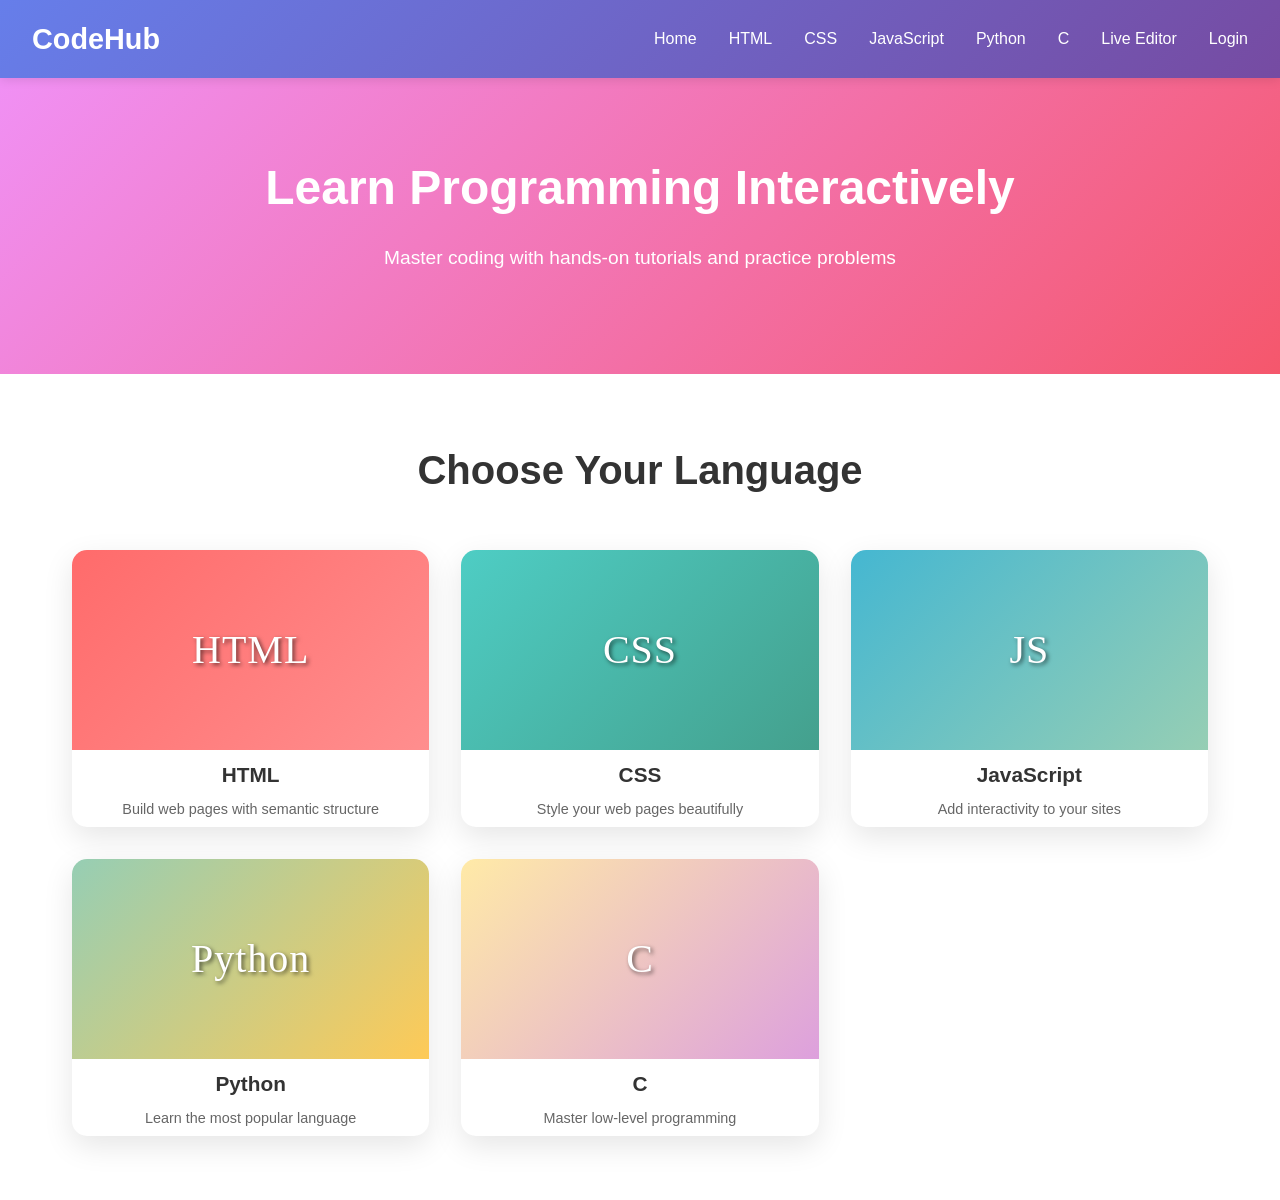
<file: index.html>
<!DOCTYPE html>
<html lang="en">
<head>
    <meta charset="UTF-8">
    <meta name="viewport" content="width=device-width, initial-scale=1.0">
    <title>CodeHub - Interactive Coding Platform</title>
    <link rel="stylesheet" href="style.css">
    <style>
        /* 🎨 PERFECTED Course Cards */
        .course-image {
            width: 100%;
            height: 200px;
            display: flex;
            align-items: center;
            justify-content: center;
            border-radius: 12px 12px 0 0;
            color: white;
            font-size: 2.5rem;
            font-weight: 400;
            font-family: 'Brush Script MT', cursive, 'Dancing Script', cursive;
            text-shadow: 2px 2px 4px rgba(0,0,0,0.6);
            text-align: center;
            line-height: 1.1;
            letter-spacing: 1px;
        }
        
        /* ✅ ALL TEXT CENTERED */
        .course-card h3, 
        .course-card p {
            text-align: center !important;
            margin: 0.5rem 0;
            padding: 0 1rem;
        }
        
        .course-card h3 {
            font-size: 1.3rem;
            font-weight: bold;
        }
        
        .course-card p {
            font-size: 0.9rem;
            color: #666;
            line-height: 1.4;
        }
        
        /* Center main heading */
        .courses-container h2 {
            text-align: center;
            margin-bottom: 3rem;
        }
    </style>
</head>
<body>
    <!-- Navigation Bar -->
    <nav class="navbar">
        <div class="nav-brand">CodeHub</div>
        <ul class="nav-links">
            <li><a href="index.html" class="nav-link">Home</a></li>
            <li><a href="html-course.html" class="nav-link">HTML</a></li>
            <li><a href="css-course.html" class="nav-link">CSS</a></li>
            <li><a href="js-course.html" class="nav-link">JavaScript</a></li>
            <li><a href="python-course.html" class="nav-link">Python</a></li>
            <li><a href="c-course.html" class="nav-link">C</a></li>
            <li><a href="live-editor.html" class="nav-link">Live Editor</a></li>
            <li><a href="#" onclick="showLogin()" id="loginBtn">Login</a></li>
        </ul>
    </nav>

    <!-- Hero Section -->
    <div class="hero">
        <h1>Learn Programming Interactively</h1>
        <p>Master coding with hands-on tutorials and practice problems</p>
    </div>

    <!-- ✨ ABSOLUTELY PERFECT COURSES GRID -->
    <div class="courses-container">
        <h2>Choose Your Language</h2>
        <div class="courses-grid" id="coursesGrid">
            <a href="html-course.html" class="course-card html-card">
                <div class="course-image" style="background: linear-gradient(135deg, #FF6B6B, #FF8E8E);">
                    HTML
                </div>
                <h3>HTML</h3>
                <p>Build web pages with semantic structure</p>
            </a>
            <a href="css-course.html" class="course-card css-card">
                <div class="course-image" style="background: linear-gradient(135deg, #4ECDC4, #44A08D);">
                    CSS
                </div>
                <h3>CSS</h3>
                <p>Style your web pages beautifully</p>
            </a>
            <a href="js-course.html" class="course-card js-card">
                <div class="course-image" style="background: linear-gradient(135deg, #45B7D1, #96CEB4);">
                    JS
                </div>
                <h3>JavaScript</h3>
                <p>Add interactivity to your sites</p>
            </a>
            <a href="python-course.html" class="course-card python-card">
                <div class="course-image" style="background: linear-gradient(135deg, #96CEB4, #FECA57);">
                    Python
                </div>
                <h3>Python</h3>
                <p>Learn the most popular language</p>
            </a>
            <a href="c-course.html" class="course-card c-card">
                <div class="course-image" style="background: linear-gradient(135deg, #FFEAA7, #DDA0DD);">
                    C
                </div>
                <h3>C</h3>
                <p>Master low-level programming</p>
            </a>
        </div>
    </div>

    <!-- Login Modal -->
    <div id="loginModal" class="modal">
        <div class="modal-content">
            <span class="close" onclick="closeLogin()">&times;</span>
            <h2>Login</h2>
            <p id="loginMessage">Please login to track your progress</p>
            <form id="loginForm">
                <input type="text" id="loginEmailPhone" placeholder="Email/Phone/Username" required>
                <input type="password" id="loginPassword" placeholder="Password" required>
                <a href="#" class="forgot-password" onclick="showRegister()">Need an account? Register</a>
                <button type="submit">Login</button>
            </form>
        </div>
    </div>

    <!-- Register Modal -->
    <div id="registerModal" class="modal">
        <div class="modal-content">
            <span class="close" onclick="closeRegister()">&times;</span>
            <h2>Register</h2>
            <form id="registerForm">
                <input type="text" name="fullName" placeholder="Full Name *" required>
                <input type="email" name="email" placeholder="Email *" required>
                <input type="tel" name="phone" placeholder="Phone Number *" required>
                <input type="text" name="username" placeholder="Username *" required>
                <input type="password" id="regPassword" placeholder="Password (6+ chars) *" required minlength="6">
                <input type="password" id="regConfirmPassword" placeholder="Confirm Password *" required>
                <button type="submit">Create Account</button>
            </form>
        </div>
    </div>

    <script src="script.js"></script>
</body>
</html>
</file>
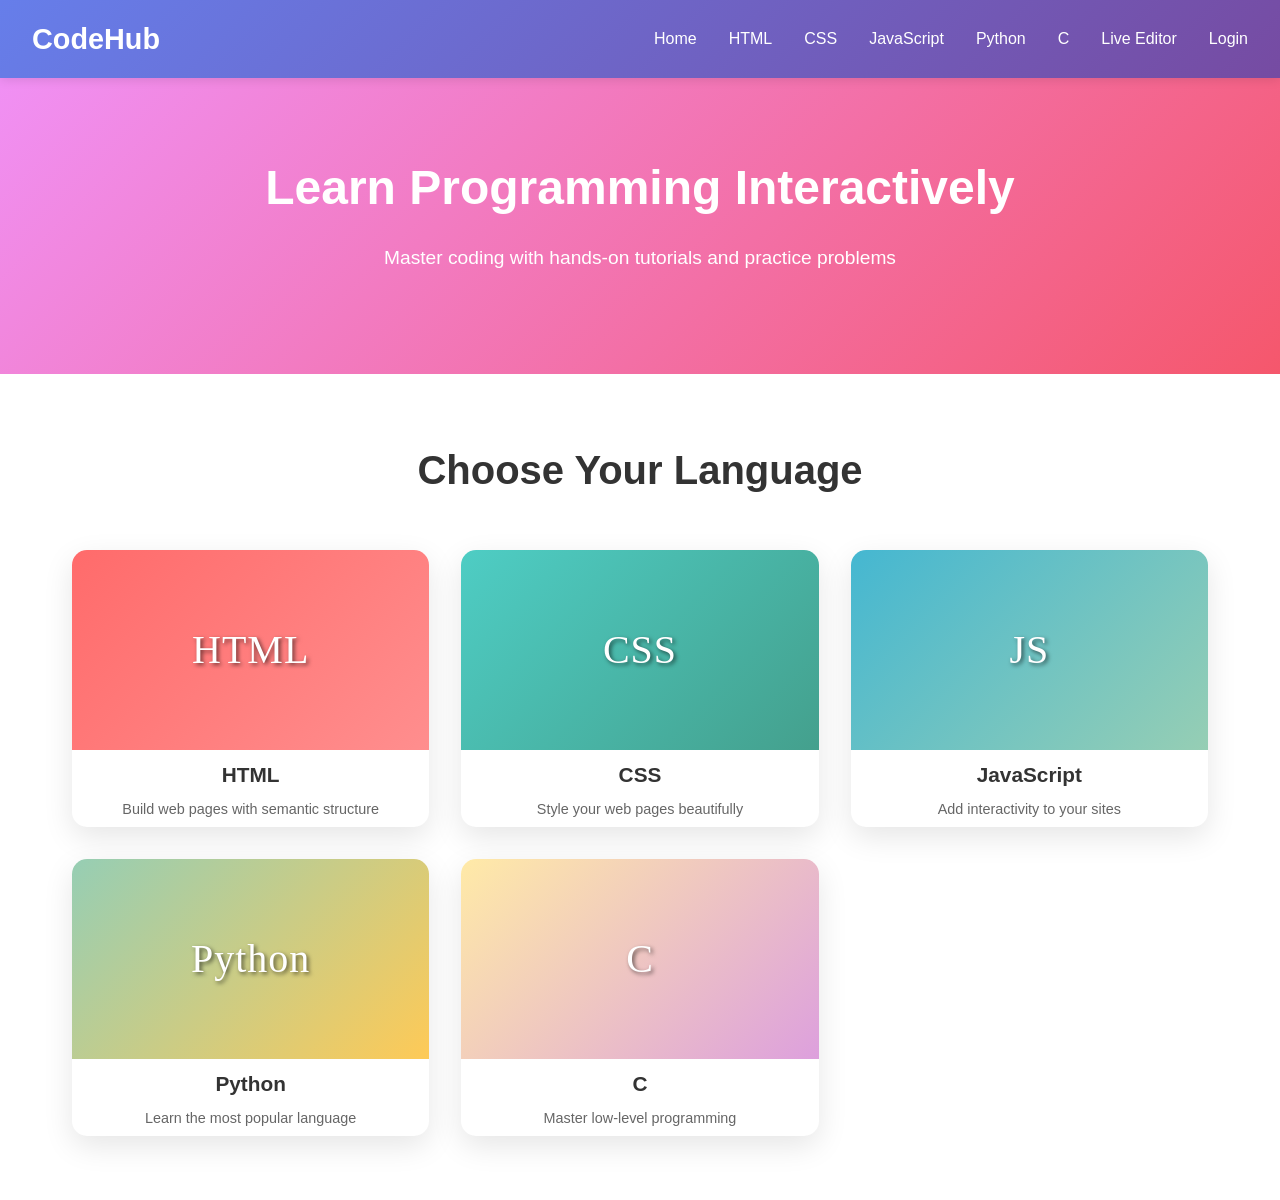
<file: codehub/index.html>
<!DOCTYPE html>
<html lang="en">
<head>
    <meta charset="UTF-8">
    <meta name="viewport" content="width=device-width, initial-scale=1.0">
    <title>CodeHub - Interactive Coding Platform</title>
    <link rel="stylesheet" href="style.css">
    <style>
        /* 🎨 PERFECTED Course Cards */
        .course-image {
            width: 100%;
            height: 200px;
            display: flex;
            align-items: center;
            justify-content: center;
            border-radius: 12px 12px 0 0;
            color: white;
            font-size: 2.5rem;
            font-weight: 400;
            font-family: 'Brush Script MT', cursive, 'Dancing Script', cursive;
            text-shadow: 2px 2px 4px rgba(0,0,0,0.6);
            text-align: center;
            line-height: 1.1;
            letter-spacing: 1px;
        }
        
        /* ✅ ALL TEXT CENTERED */
        .course-card h3, 
        .course-card p {
            text-align: center !important;
            margin: 0.5rem 0;
            padding: 0 1rem;
        }
        
        .course-card h3 {
            font-size: 1.3rem;
            font-weight: bold;
        }
        
        .course-card p {
            font-size: 0.9rem;
            color: #666;
            line-height: 1.4;
        }
        
        /* Center main heading */
        .courses-container h2 {
            text-align: center;
            margin-bottom: 3rem;
        }
    </style>
</head>
<body>
    <!-- Navigation Bar -->
    <nav class="navbar">
        <div class="nav-brand">CodeHub</div>
        <ul class="nav-links">
            <li><a href="index.html" class="nav-link">Home</a></li>
            <li><a href="html-course.html" class="nav-link">HTML</a></li>
            <li><a href="css-course.html" class="nav-link">CSS</a></li>
            <li><a href="js-course.html" class="nav-link">JavaScript</a></li>
            <li><a href="python-course.html" class="nav-link">Python</a></li>
            <li><a href="c-course.html" class="nav-link">C</a></li>
            <li><a href="live-editor.html" class="nav-link">Live Editor</a></li>
            <li><a href="#" onclick="showLogin()" id="loginBtn">Login</a></li>
        </ul>
    </nav>

    <!-- Hero Section -->
    <div class="hero">
        <h1>Learn Programming Interactively</h1>
        <p>Master coding with hands-on tutorials and practice problems</p>
    </div>

    <!-- ✨ ABSOLUTELY PERFECT COURSES GRID -->
    <div class="courses-container">
        <h2>Choose Your Language</h2>
        <div class="courses-grid" id="coursesGrid">
            <a href="html-course.html" class="course-card html-card">
                <div class="course-image" style="background: linear-gradient(135deg, #FF6B6B, #FF8E8E);">
                    HTML
                </div>
                <h3>HTML</h3>
                <p>Build web pages with semantic structure</p>
            </a>
            <a href="css-course.html" class="course-card css-card">
                <div class="course-image" style="background: linear-gradient(135deg, #4ECDC4, #44A08D);">
                    CSS
                </div>
                <h3>CSS</h3>
                <p>Style your web pages beautifully</p>
            </a>
            <a href="js-course.html" class="course-card js-card">
                <div class="course-image" style="background: linear-gradient(135deg, #45B7D1, #96CEB4);">
                    JS
                </div>
                <h3>JavaScript</h3>
                <p>Add interactivity to your sites</p>
            </a>
            <a href="python-course.html" class="course-card python-card">
                <div class="course-image" style="background: linear-gradient(135deg, #96CEB4, #FECA57);">
                    Python
                </div>
                <h3>Python</h3>
                <p>Learn the most popular language</p>
            </a>
            <a href="c-course.html" class="course-card c-card">
                <div class="course-image" style="background: linear-gradient(135deg, #FFEAA7, #DDA0DD);">
                    C
                </div>
                <h3>C</h3>
                <p>Master low-level programming</p>
            </a>
        </div>
    </div>

    <!-- Login Modal -->
    <div id="loginModal" class="modal">
        <div class="modal-content">
            <span class="close" onclick="closeLogin()">&times;</span>
            <h2>Login</h2>
            <p id="loginMessage">Please login to track your progress</p>
            <form id="loginForm">
                <input type="text" id="loginEmailPhone" placeholder="Email/Phone/Username" required>
                <input type="password" id="loginPassword" placeholder="Password" required>
                <a href="#" class="forgot-password" onclick="showRegister()">Need an account? Register</a>
                <button type="submit">Login</button>
            </form>
        </div>
    </div>

    <!-- Register Modal -->
    <div id="registerModal" class="modal">
        <div class="modal-content">
            <span class="close" onclick="closeRegister()">&times;</span>
            <h2>Register</h2>
            <form id="registerForm">
                <input type="text" name="fullName" placeholder="Full Name *" required>
                <input type="email" name="email" placeholder="Email *" required>
                <input type="tel" name="phone" placeholder="Phone Number *" required>
                <input type="text" name="username" placeholder="Username *" required>
                <input type="password" id="regPassword" placeholder="Password (6+ chars) *" required minlength="6">
                <input type="password" id="regConfirmPassword" placeholder="Confirm Password *" required>
                <button type="submit">Create Account</button>
            </form>
        </div>
    </div>

    <script src="script.js"></script>
</body>
</html>
</file>
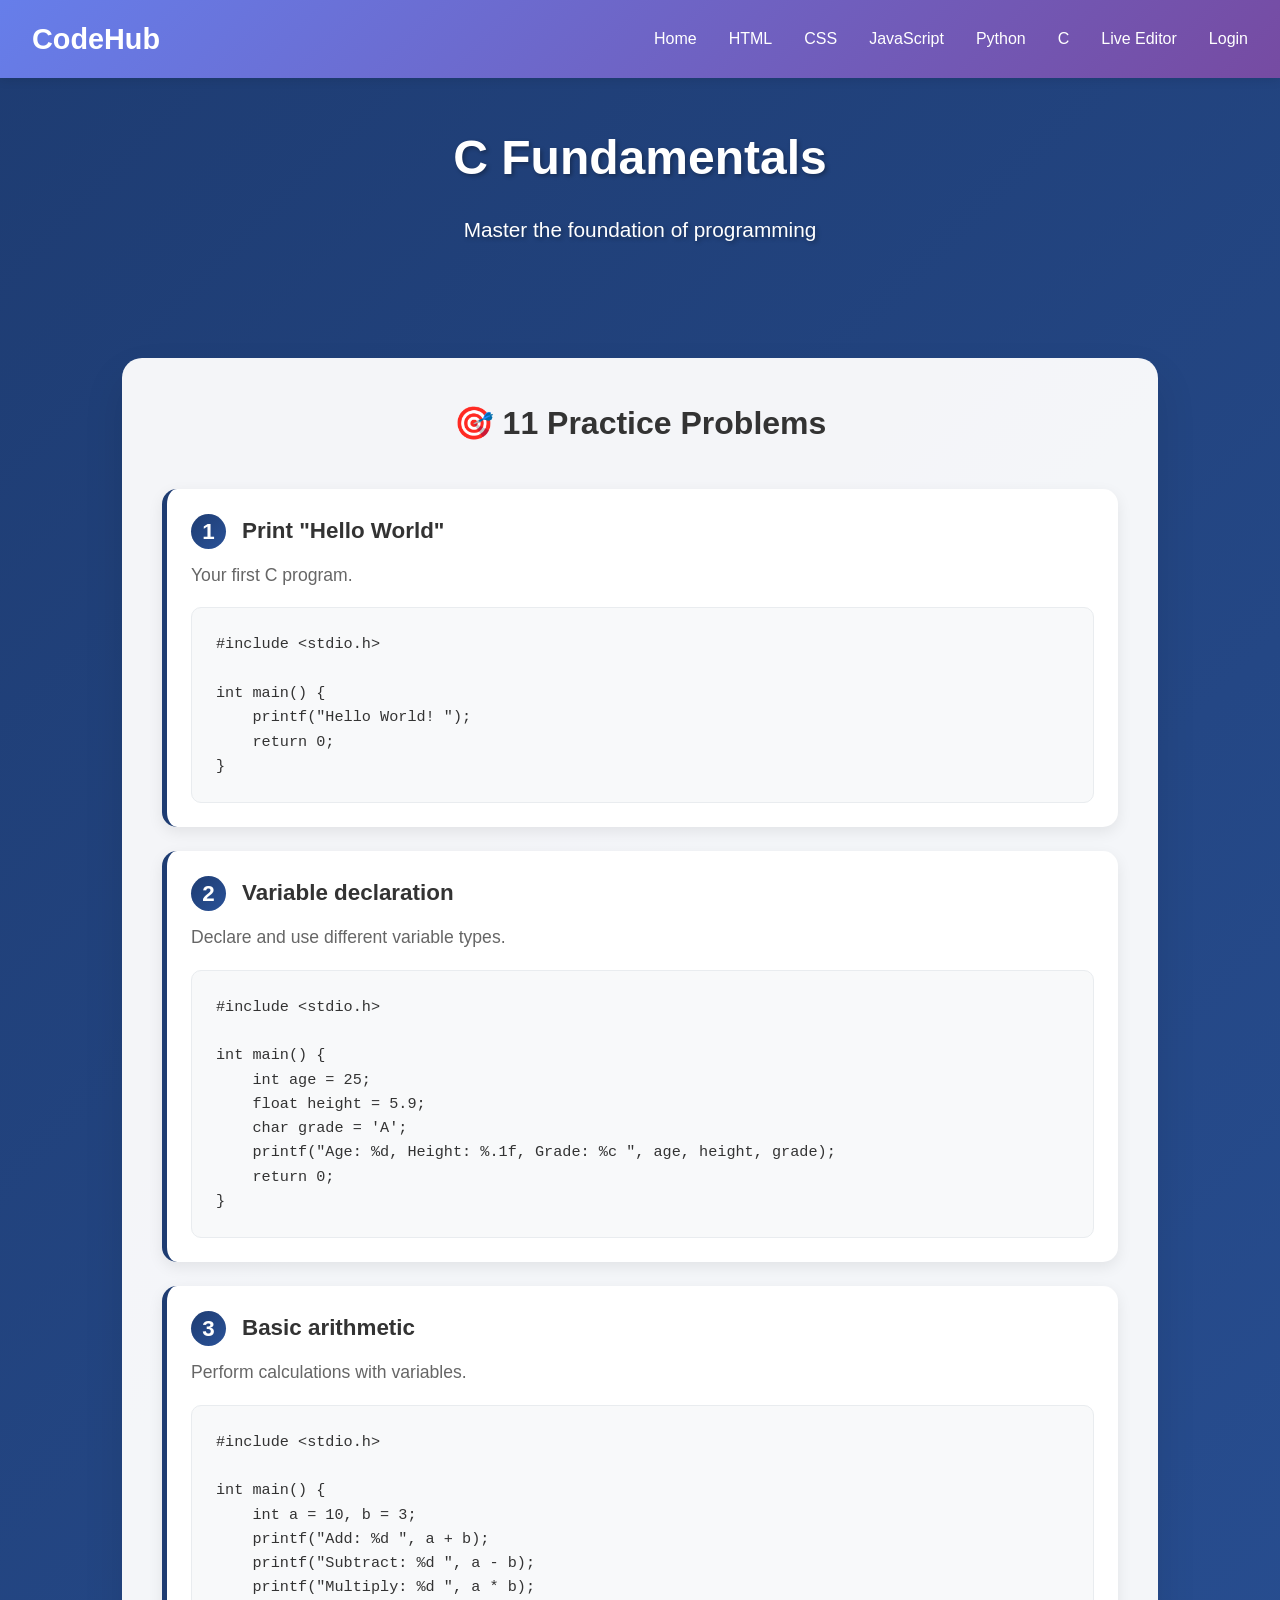
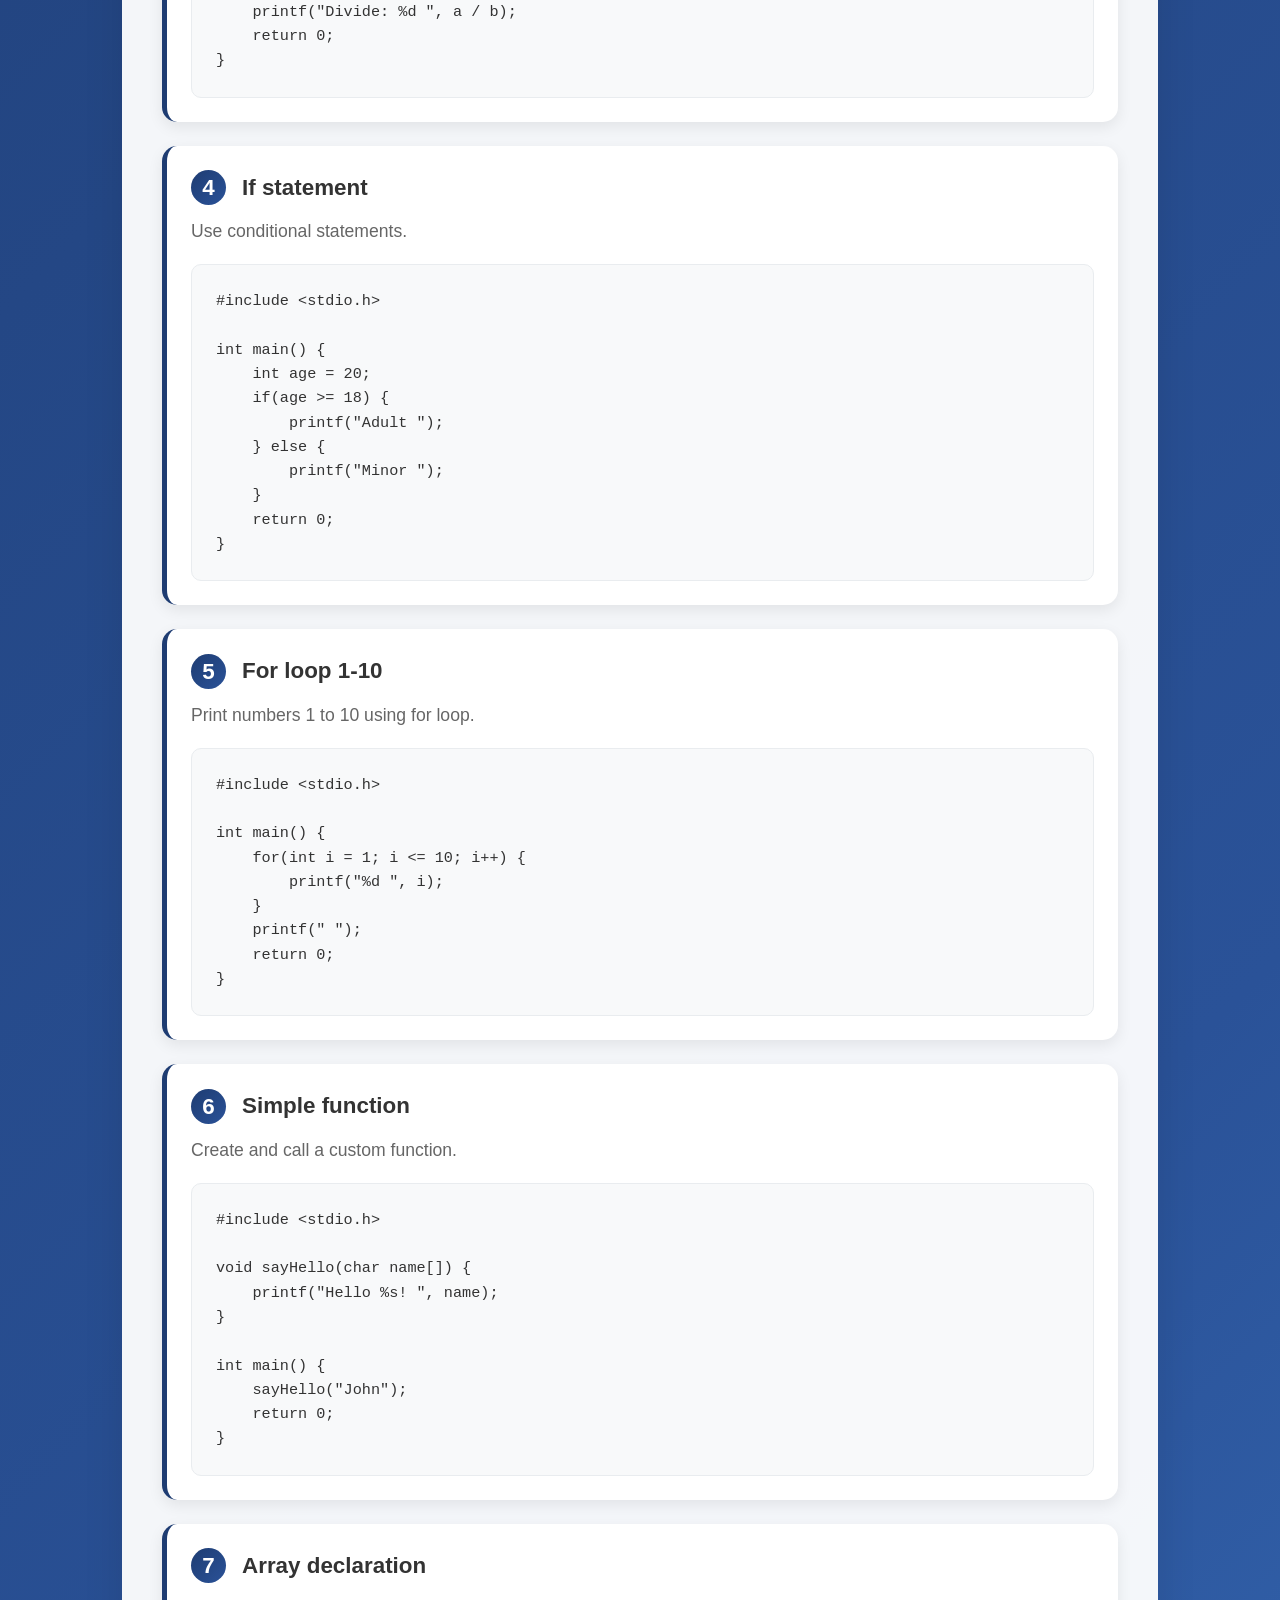
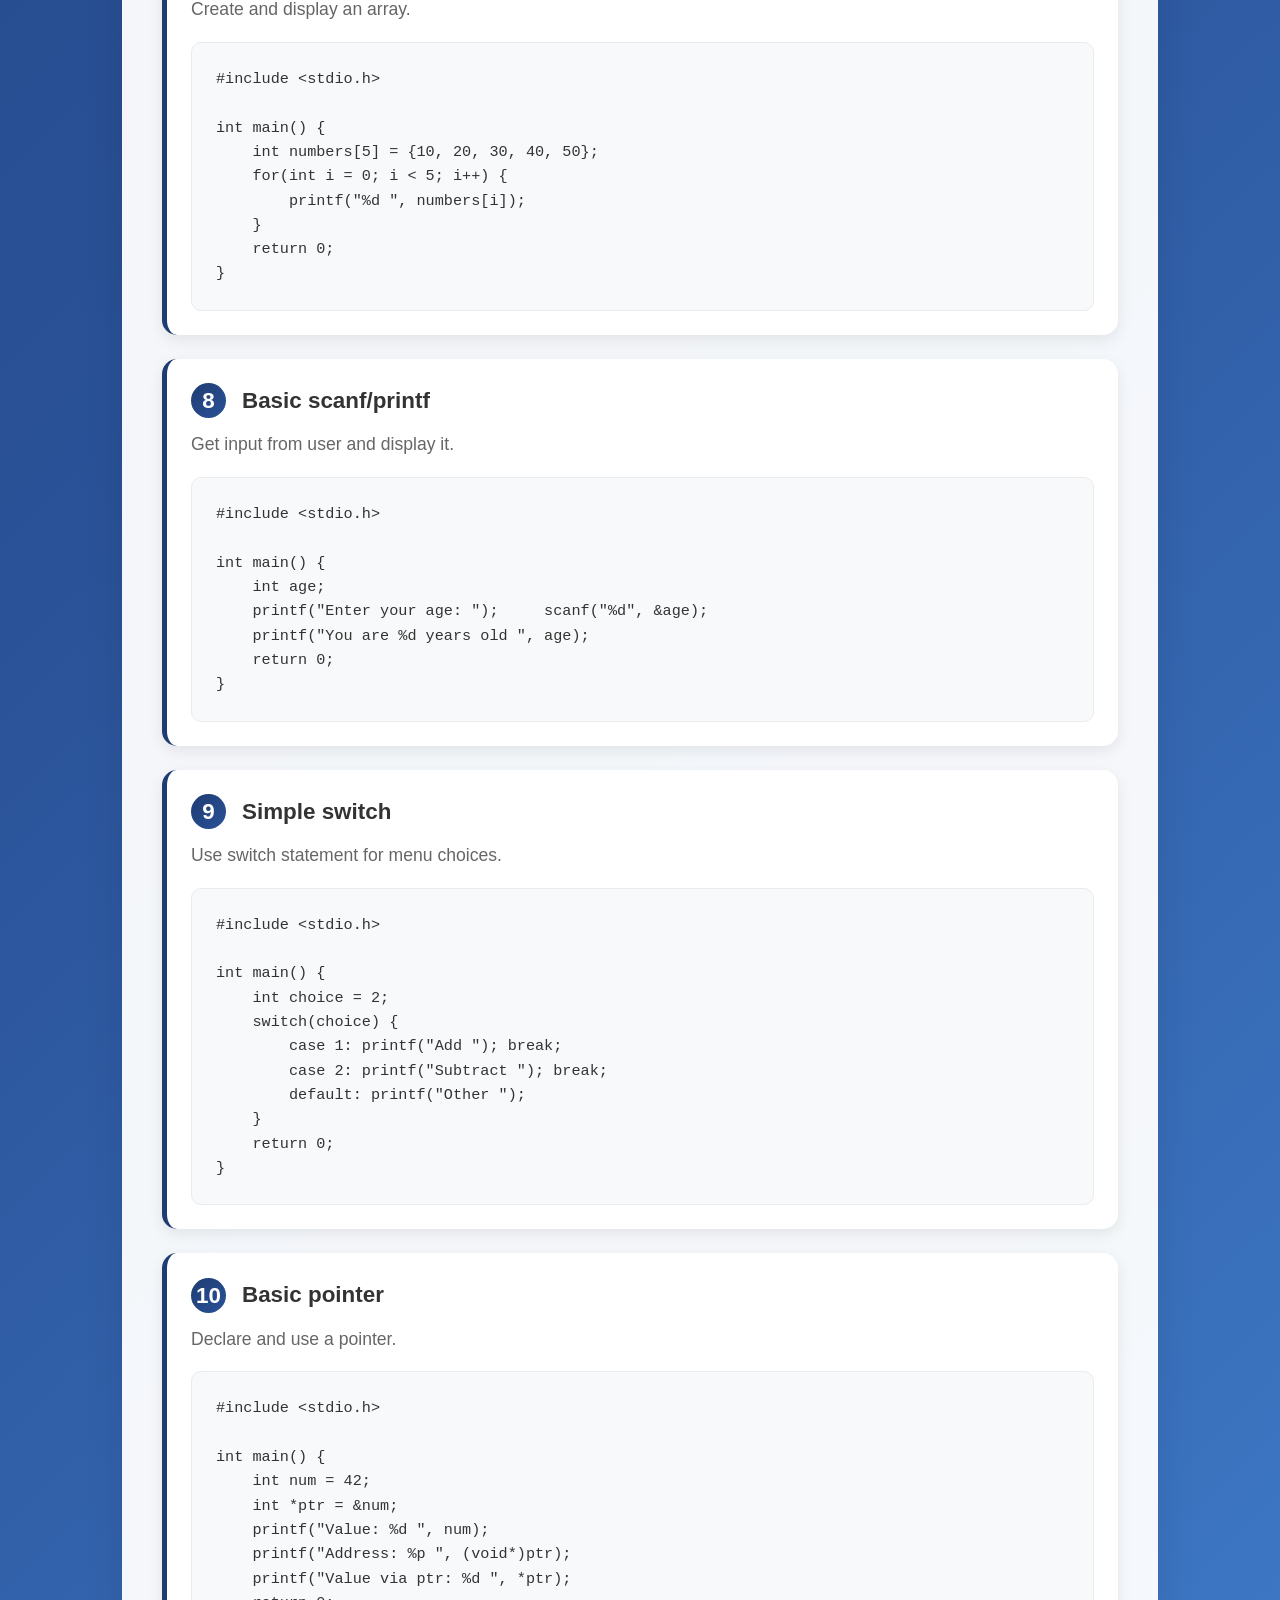
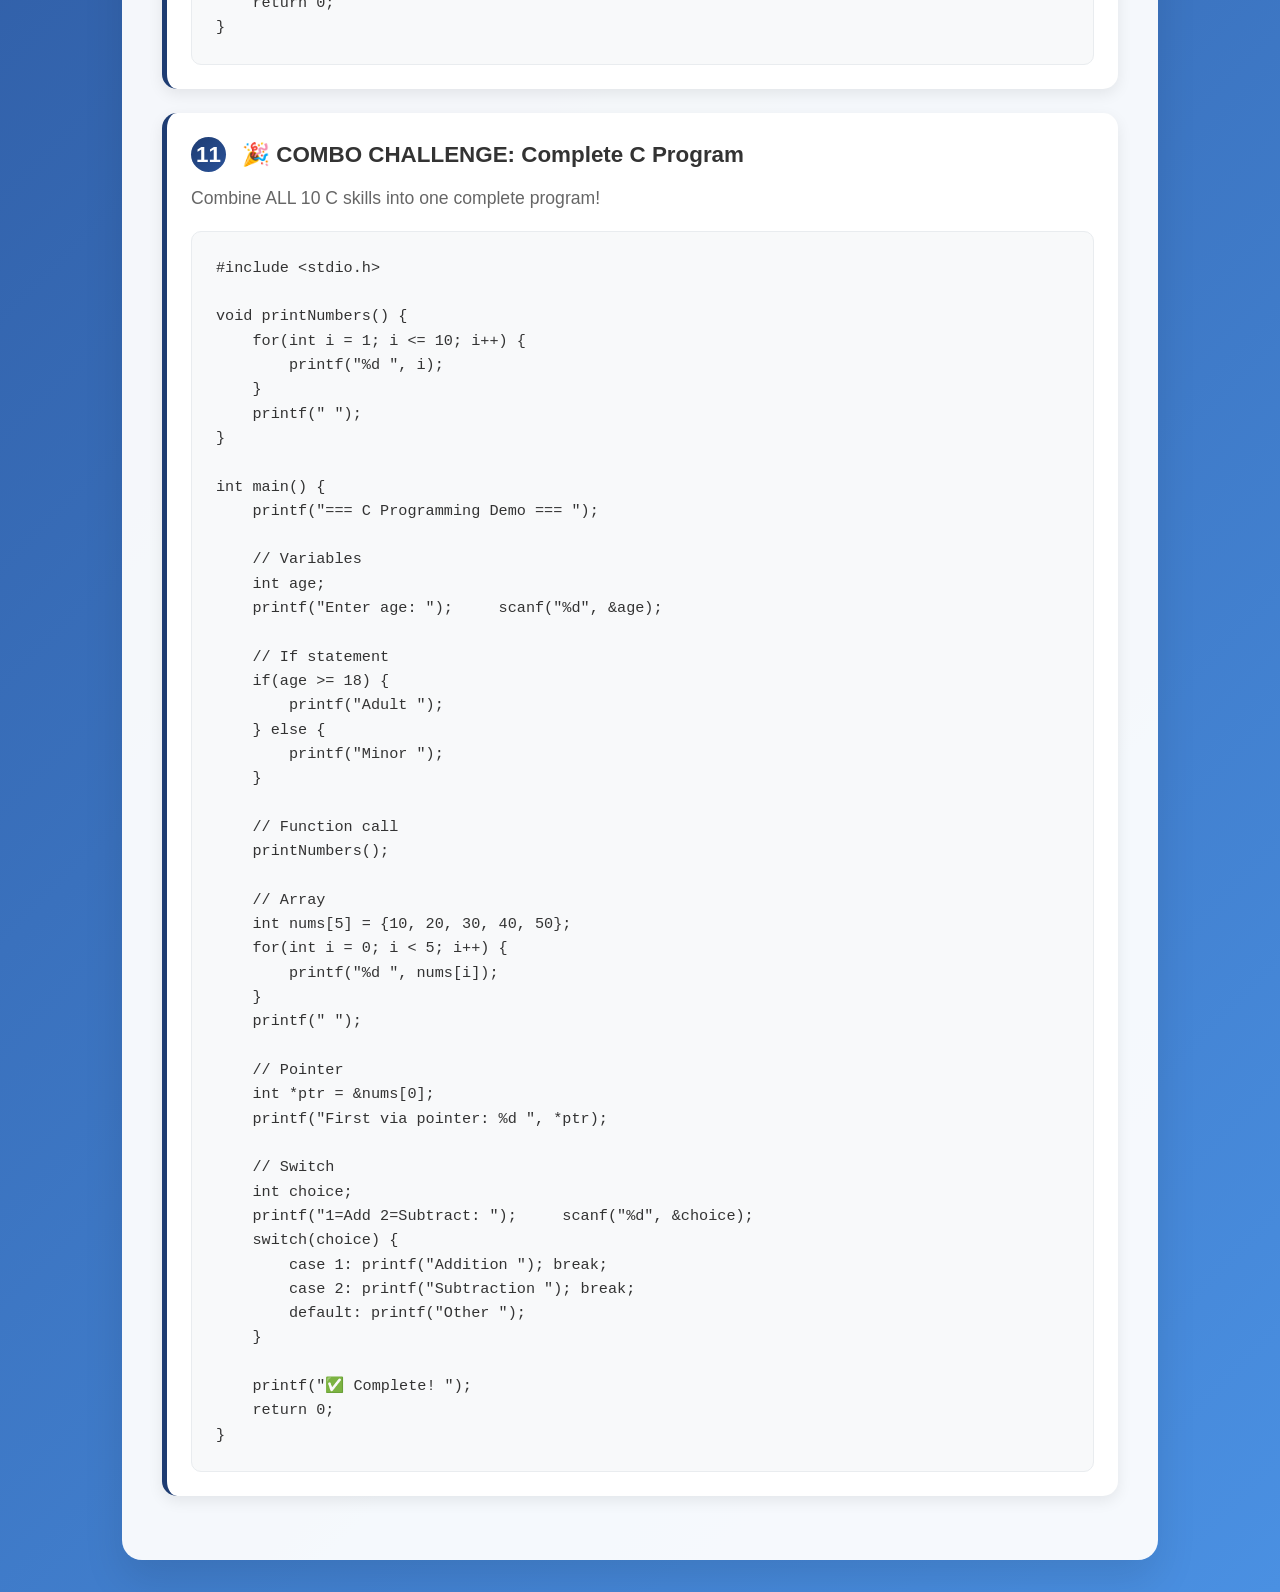
<file: c-course.html>
<!DOCTYPE html>
<html lang="en">
<head>
    <meta charset="UTF-8">
    <meta name="viewport" content="width=device-width, initial-scale=1.0">
    <title>C Course - CodeHub</title>
    <link rel="stylesheet" href="style.css">
    <style>
        body {
            background: linear-gradient(135deg, #1E3C72, #2A5298, #4A90E2) !important;
            min-height: 100vh;
        }
        
        .course-hero {
            padding: 120px 2rem 80px;
            text-align: center;
            color: white;
            text-shadow: 2px 2px 4px rgba(0,0,0,0.3);
        }
        
        .course-hero h1 { font-size: 3rem; margin-bottom: 1rem; }
        .course-hero p { font-size: 1.3rem; }
        
        .course-content {
            max-width: 1100px;
            margin: 0 auto;
            padding: 2rem;
        }
        
        .problems-list {
            background: rgba(255,255,255,0.95);
            border-radius: 20px;
            padding: 2.5rem;
            box-shadow: 0 20px 40px rgba(0,0,0,0.1);
        }
        
        .problems-list h2 {
            text-align: center;
            color: #333;
            margin-bottom: 2.5rem;
            font-size: 2rem;
        }
        
        .problem-item {
            background: white;
            margin-bottom: 1.5rem;
            padding: 1.5rem;
            border-radius: 15px;
            border-left: 5px solid #1E3C72;
            box-shadow: 0 5px 15px rgba(0,0,0,0.08);
        }
        
        .problem-number {
            display: inline-block;
            background: linear-gradient(135deg, #1E3C72, #2A5298);
            color: white;
            width: 35px;
            height: 35px;
            border-radius: 50%;
            text-align: center;
            line-height: 35px;
            font-weight: bold;
            margin-right: 1rem;
        }
        
        .problem-title {
            font-size: 1.4rem;
            font-weight: 600;
            color: #333;
            margin-bottom: 0.8rem;
            display: flex;
            align-items: center;
        }
        
        .problem-description {
            color: #666;
            font-size: 1.1rem;
            margin-bottom: 1.2rem;
            line-height: 1.5;
        }
        
        .problem-code {
            background: #f8f9fa;
            border: 1px solid #e9ecef;
            border-radius: 10px;
            padding: 1.5rem;
            font-family: 'Courier New', monospace;
            font-size: 0.95rem;
            line-height: 1.6;
            overflow-x: auto;
        }
    </style>
</head>
<body>
    <!-- Navbar -->
    <nav class="navbar">
        <div class="nav-brand">CodeHub</div>
        <ul class="nav-links">
            <li><a href="index.html" class="nav-link">Home</a></li>
            <li><a href="html-course.html" class="nav-link">HTML</a></li>
            <li><a href="css-course.html" class="nav-link">CSS</a></li>
            <li><a href="js-course.html" class="nav-link">JavaScript</a></li>
            <li><a href="python-course.html" class="nav-link">Python</a></li>
            <li><a href="c-course.html" class="nav-link active">C</a></li>
            <li><a href="live-editor.html" class="nav-link">Live Editor</a></li>
            <li><a href="#" onclick="showLogin()">Login</a></li>
        </ul>
    </nav>

    <!-- Hero -->
    <div class="course-hero">
        <h1>C Fundamentals</h1>
        <p>Master the foundation of programming</p>
    </div>

    <!-- 11 Problems with Code -->
    <div class="course-content">
        <div class="problems-list">
            <h2>🎯 11 Practice Problems</h2>
            
            <!-- Problem 1 -->
            <div class="problem-item">
                <div class="problem-title">
                    <span class="problem-number">1</span>
                    Print "Hello World"
                </div>
                <div class="problem-description">
                    Your first C program.
                </div>
                <div class="problem-code">
#include &lt;stdio.h&gt;<br>
<br>
int main() {<br>
&nbsp;&nbsp;&nbsp;&nbsp;printf("Hello World!
");<br>
&nbsp;&nbsp;&nbsp;&nbsp;return 0;<br>
}
                </div>
            </div>

            <!-- Problem 2 -->
            <div class="problem-item">
                <div class="problem-title">
                    <span class="problem-number">2</span>
                    Variable declaration
                </div>
                <div class="problem-description">
                    Declare and use different variable types.
                </div>
                <div class="problem-code">
#include &lt;stdio.h&gt;<br>
<br>
int main() {<br>
&nbsp;&nbsp;&nbsp;&nbsp;int age = 25;<br>
&nbsp;&nbsp;&nbsp;&nbsp;float height = 5.9;<br>
&nbsp;&nbsp;&nbsp;&nbsp;char grade = 'A';<br>
&nbsp;&nbsp;&nbsp;&nbsp;printf("Age: %d, Height: %.1f, Grade: %c
", age, height, grade);<br>
&nbsp;&nbsp;&nbsp;&nbsp;return 0;<br>
}
                </div>
            </div>

            <!-- Problem 3 -->
            <div class="problem-item">
                <div class="problem-title">
                    <span class="problem-number">3</span>
                    Basic arithmetic
                </div>
                <div class="problem-description">
                    Perform calculations with variables.
                </div>
                <div class="problem-code">
#include &lt;stdio.h&gt;<br>
<br>
int main() {<br>
&nbsp;&nbsp;&nbsp;&nbsp;int a = 10, b = 3;<br>
&nbsp;&nbsp;&nbsp;&nbsp;printf("Add: %d
", a + b);<br>
&nbsp;&nbsp;&nbsp;&nbsp;printf("Subtract: %d
", a - b);<br>
&nbsp;&nbsp;&nbsp;&nbsp;printf("Multiply: %d
", a * b);<br>
&nbsp;&nbsp;&nbsp;&nbsp;printf("Divide: %d
", a / b);<br>
&nbsp;&nbsp;&nbsp;&nbsp;return 0;<br>
}
                </div>
            </div>

            <!-- Problem 4 -->
            <div class="problem-item">
                <div class="problem-title">
                    <span class="problem-number">4</span>
                    If statement
                </div>
                <div class="problem-description">
                    Use conditional statements.
                </div>
                <div class="problem-code">
#include &lt;stdio.h&gt;<br>
<br>
int main() {<br>
&nbsp;&nbsp;&nbsp;&nbsp;int age = 20;<br>
&nbsp;&nbsp;&nbsp;&nbsp;if(age >= 18) {<br>
&nbsp;&nbsp;&nbsp;&nbsp;&nbsp;&nbsp;&nbsp;&nbsp;printf("Adult
");<br>
&nbsp;&nbsp;&nbsp;&nbsp;} else {<br>
&nbsp;&nbsp;&nbsp;&nbsp;&nbsp;&nbsp;&nbsp;&nbsp;printf("Minor
");<br>
&nbsp;&nbsp;&nbsp;&nbsp;}<br>
&nbsp;&nbsp;&nbsp;&nbsp;return 0;<br>
}
                </div>
            </div>

            <!-- Problem 5 -->
            <div class="problem-item">
                <div class="problem-title">
                    <span class="problem-number">5</span>
                    For loop 1-10
                </div>
                <div class="problem-description">
                    Print numbers 1 to 10 using for loop.
                </div>
                <div class="problem-code">
#include &lt;stdio.h&gt;<br>
<br>
int main() {<br>
&nbsp;&nbsp;&nbsp;&nbsp;for(int i = 1; i &lt;= 10; i++) {<br>
&nbsp;&nbsp;&nbsp;&nbsp;&nbsp;&nbsp;&nbsp;&nbsp;printf("%d ", i);<br>
&nbsp;&nbsp;&nbsp;&nbsp;}<br>
&nbsp;&nbsp;&nbsp;&nbsp;printf("
");<br>
&nbsp;&nbsp;&nbsp;&nbsp;return 0;<br>
}
                </div>
            </div>

            <!-- Problem 6 -->
            <div class="problem-item">
                <div class="problem-title">
                    <span class="problem-number">6</span>
                    Simple function
                </div>
                <div class="problem-description">
                    Create and call a custom function.
                </div>
                <div class="problem-code">
#include &lt;stdio.h&gt;<br>
<br>
void sayHello(char name[]) {<br>
&nbsp;&nbsp;&nbsp;&nbsp;printf("Hello %s!
", name);<br>
}<br>
<br>
int main() {<br>
&nbsp;&nbsp;&nbsp;&nbsp;sayHello("John");<br>
&nbsp;&nbsp;&nbsp;&nbsp;return 0;<br>
}
                </div>
            </div>

            <!-- Problem 7 -->
            <div class="problem-item">
                <div class="problem-title">
                    <span class="problem-number">7</span>
                    Array declaration
                </div>
                <div class="problem-description">
                    Create and display an array.
                </div>
                <div class="problem-code">
#include &lt;stdio.h&gt;<br>
<br>
int main() {<br>
&nbsp;&nbsp;&nbsp;&nbsp;int numbers[5] = {10, 20, 30, 40, 50};<br>
&nbsp;&nbsp;&nbsp;&nbsp;for(int i = 0; i &lt; 5; i++) {<br>
&nbsp;&nbsp;&nbsp;&nbsp;&nbsp;&nbsp;&nbsp;&nbsp;printf("%d ", numbers[i]);<br>
&nbsp;&nbsp;&nbsp;&nbsp;}<br>
&nbsp;&nbsp;&nbsp;&nbsp;return 0;<br>
}
                </div>
            </div>

            <!-- Problem 8 -->
            <div class="problem-item">
                <div class="problem-title">
                    <span class="problem-number">8</span>
                    Basic scanf/printf
                </div>
                <div class="problem-description">
                    Get input from user and display it.
                </div>
                <div class="problem-code">
#include &lt;stdio.h&gt;<br>
<br>
int main() {<br>
&nbsp;&nbsp;&nbsp;&nbsp;int age;<br>
&nbsp;&nbsp;&nbsp;&nbsp;printf("Enter your age: ");
&nbsp;&nbsp;&nbsp;&nbsp;scanf("%d", &amp;age);<br>
&nbsp;&nbsp;&nbsp;&nbsp;printf("You are %d years old
", age);<br>
&nbsp;&nbsp;&nbsp;&nbsp;return 0;<br>
}
                </div>
            </div>

            <!-- Problem 9 -->
            <div class="problem-item">
                <div class="problem-title">
                    <span class="problem-number">9</span>
                    Simple switch
                </div>
                <div class="problem-description">
                    Use switch statement for menu choices.
                </div>
                <div class="problem-code">
#include &lt;stdio.h&gt;<br>
<br>
int main() {<br>
&nbsp;&nbsp;&nbsp;&nbsp;int choice = 2;<br>
&nbsp;&nbsp;&nbsp;&nbsp;switch(choice) {<br>
&nbsp;&nbsp;&nbsp;&nbsp;&nbsp;&nbsp;&nbsp;&nbsp;case 1: printf("Add
"); break;<br>
&nbsp;&nbsp;&nbsp;&nbsp;&nbsp;&nbsp;&nbsp;&nbsp;case 2: printf("Subtract
"); break;<br>
&nbsp;&nbsp;&nbsp;&nbsp;&nbsp;&nbsp;&nbsp;&nbsp;default: printf("Other
");<br>
&nbsp;&nbsp;&nbsp;&nbsp;}<br>
&nbsp;&nbsp;&nbsp;&nbsp;return 0;<br>
}
                </div>
            </div>

            <!-- Problem 10 -->
            <div class="problem-item">
                <div class="problem-title">
                    <span class="problem-number">10</span>
                    Basic pointer
                </div>
                <div class="problem-description">
                    Declare and use a pointer.
                </div>
                <div class="problem-code">
#include &lt;stdio.h&gt;<br>
<br>
int main() {<br>
&nbsp;&nbsp;&nbsp;&nbsp;int num = 42;<br>
&nbsp;&nbsp;&nbsp;&nbsp;int *ptr = &amp;num;<br>
&nbsp;&nbsp;&nbsp;&nbsp;printf("Value: %d
", num);<br>
&nbsp;&nbsp;&nbsp;&nbsp;printf("Address: %p
", (void*)ptr);<br>
&nbsp;&nbsp;&nbsp;&nbsp;printf("Value via ptr: %d
", *ptr);<br>
&nbsp;&nbsp;&nbsp;&nbsp;return 0;<br>
}
                </div>
            </div>

            <!-- Problem 11 - COMBO -->
            <div class="problem-item">
                <div class="problem-title">
                    <span class="problem-number">11</span>
                    <strong>🎉 COMBO CHALLENGE: Complete C Program</strong>
                </div>
                <div class="problem-description">
                    Combine ALL 10 C skills into one complete program!
                </div>
                <div class="problem-code">
#include &lt;stdio.h&gt;<br>
<br>
void printNumbers() {<br>
&nbsp;&nbsp;&nbsp;&nbsp;for(int i = 1; i &lt;= 10; i++) {<br>
&nbsp;&nbsp;&nbsp;&nbsp;&nbsp;&nbsp;&nbsp;&nbsp;printf("%d ", i);<br>
&nbsp;&nbsp;&nbsp;&nbsp;}<br>
&nbsp;&nbsp;&nbsp;&nbsp;printf("
");<br>
}<br>
<br>
int main() {<br>
&nbsp;&nbsp;&nbsp;&nbsp;printf("=== C Programming Demo ===
");<br>
<br>
&nbsp;&nbsp;&nbsp;&nbsp;// Variables<br>
&nbsp;&nbsp;&nbsp;&nbsp;int age;<br>
&nbsp;&nbsp;&nbsp;&nbsp;printf("Enter age: ");
&nbsp;&nbsp;&nbsp;&nbsp;scanf("%d", &amp;age);<br>
<br>
&nbsp;&nbsp;&nbsp;&nbsp;// If statement<br>
&nbsp;&nbsp;&nbsp;&nbsp;if(age >= 18) {<br>
&nbsp;&nbsp;&nbsp;&nbsp;&nbsp;&nbsp;&nbsp;&nbsp;printf("Adult
");<br>
&nbsp;&nbsp;&nbsp;&nbsp;} else {<br>
&nbsp;&nbsp;&nbsp;&nbsp;&nbsp;&nbsp;&nbsp;&nbsp;printf("Minor
");<br>
&nbsp;&nbsp;&nbsp;&nbsp;}<br>
<br>
&nbsp;&nbsp;&nbsp;&nbsp;// Function call<br>
&nbsp;&nbsp;&nbsp;&nbsp;printNumbers();<br>
<br>
&nbsp;&nbsp;&nbsp;&nbsp;// Array<br>
&nbsp;&nbsp;&nbsp;&nbsp;int nums[5] = {10, 20, 30, 40, 50};<br>
&nbsp;&nbsp;&nbsp;&nbsp;for(int i = 0; i &lt; 5; i++) {<br>
&nbsp;&nbsp;&nbsp;&nbsp;&nbsp;&nbsp;&nbsp;&nbsp;printf("%d ", nums[i]);<br>
&nbsp;&nbsp;&nbsp;&nbsp;}<br>
&nbsp;&nbsp;&nbsp;&nbsp;printf("
");<br>
<br>
&nbsp;&nbsp;&nbsp;&nbsp;// Pointer<br>
&nbsp;&nbsp;&nbsp;&nbsp;int *ptr = &amp;nums[0];<br>
&nbsp;&nbsp;&nbsp;&nbsp;printf("First via pointer: %d
", *ptr);<br>
<br>
&nbsp;&nbsp;&nbsp;&nbsp;// Switch<br>
&nbsp;&nbsp;&nbsp;&nbsp;int choice;<br>
&nbsp;&nbsp;&nbsp;&nbsp;printf("1=Add 2=Subtract: ");
&nbsp;&nbsp;&nbsp;&nbsp;scanf("%d", &amp;choice);<br>
&nbsp;&nbsp;&nbsp;&nbsp;switch(choice) {<br>
&nbsp;&nbsp;&nbsp;&nbsp;&nbsp;&nbsp;&nbsp;&nbsp;case 1: printf("Addition
"); break;<br>
&nbsp;&nbsp;&nbsp;&nbsp;&nbsp;&nbsp;&nbsp;&nbsp;case 2: printf("Subtraction
"); break;<br>
&nbsp;&nbsp;&nbsp;&nbsp;&nbsp;&nbsp;&nbsp;&nbsp;default: printf("Other
");<br>
&nbsp;&nbsp;&nbsp;&nbsp;}<br>
<br>
&nbsp;&nbsp;&nbsp;&nbsp;printf("✅ Complete!
");<br>
&nbsp;&nbsp;&nbsp;&nbsp;return 0;<br>
}
                </div>
            </div>
        </div>
    </div>

    <!-- Modals -->
    <div id="loginModal" class="modal">
        <div class="modal-content">
            <span class="close" onclick="closeLogin()">&times;</span>
            <h2>Login</h2>
            <form id="loginForm">
                <input type="text" id="loginEmailPhone" placeholder="Email/Phone/Username" required>
                <input type="password" id="loginPassword" placeholder="Password" required>
                <button type="submit">Login</button>
            </form>
        </div>
    </div>

    <div id="registerModal" class="modal">
        <div class="modal-content">
            <span class="close" onclick="closeRegister()">&times;</span>
            <h2>Register</h2>
            <form id="registerForm">
                <input type="text" name="fullName" placeholder="Full Name *" required>
                <input type="email" name="email" placeholder="Email *" required>
                <input type="tel" name="phone" placeholder="Phone Number *" required>
                <input type="text" name="username" placeholder="Username *" required>
                <input type="password" id="regPassword" placeholder="Password (6+ chars) *" required minlength="6">
                <input type="password" id="regConfirmPassword" placeholder="Confirm Password *" required>
                <button type="submit">Create Account</button>
            </form>
        </div>
    </div>

    <script src="script.js"></script>
</body>
</html>
</file>
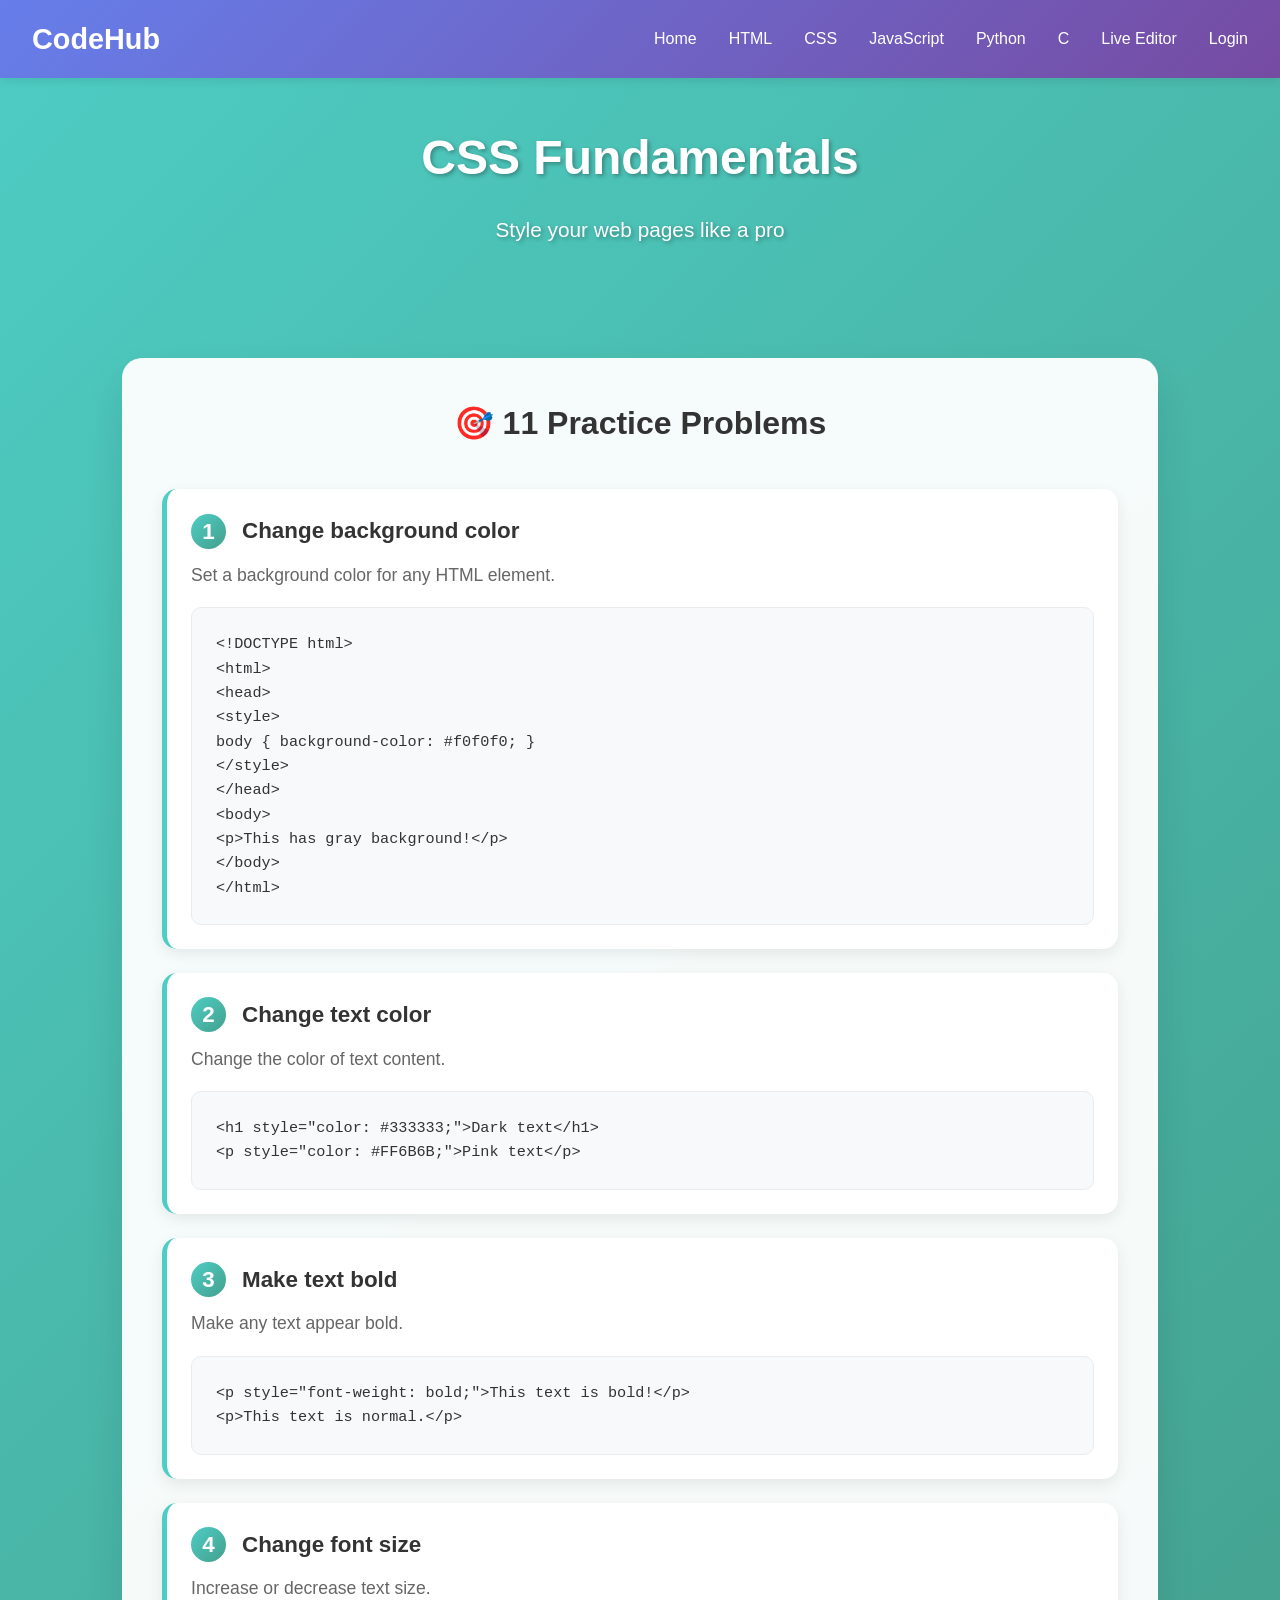
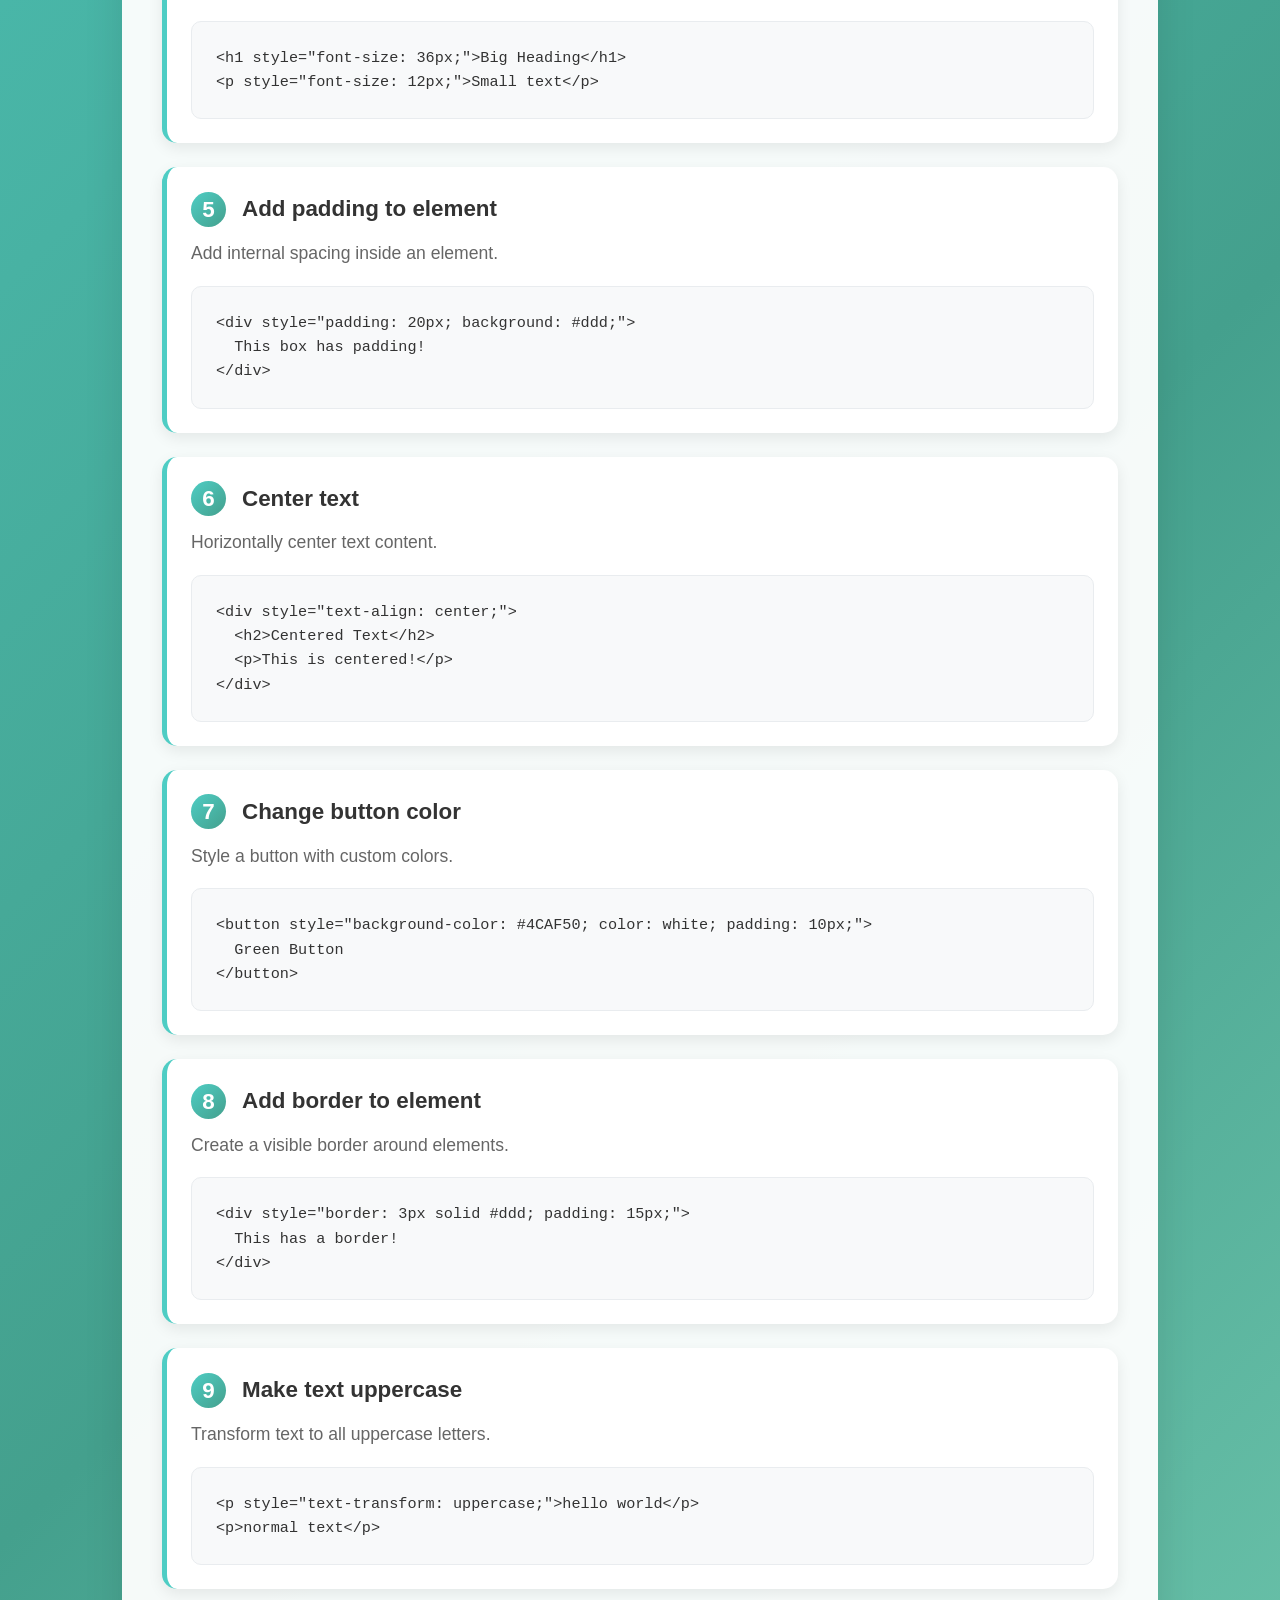
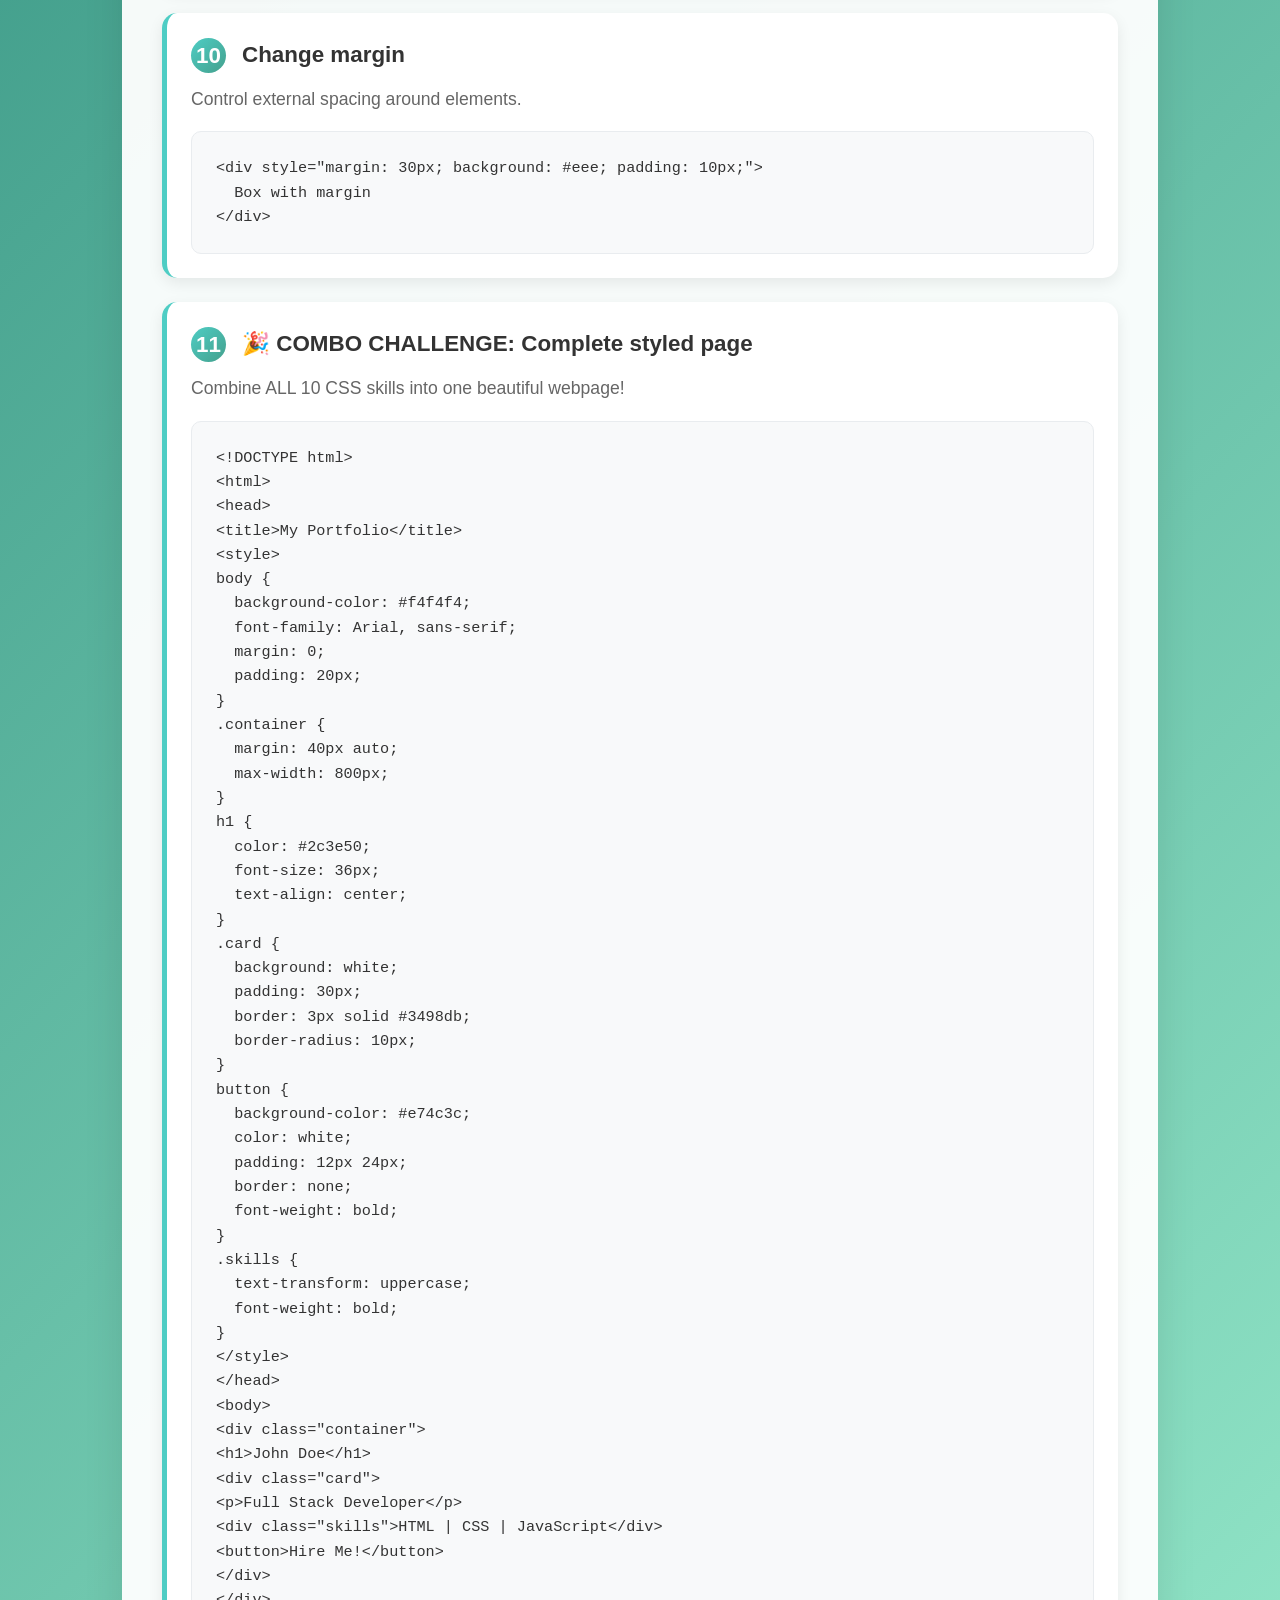
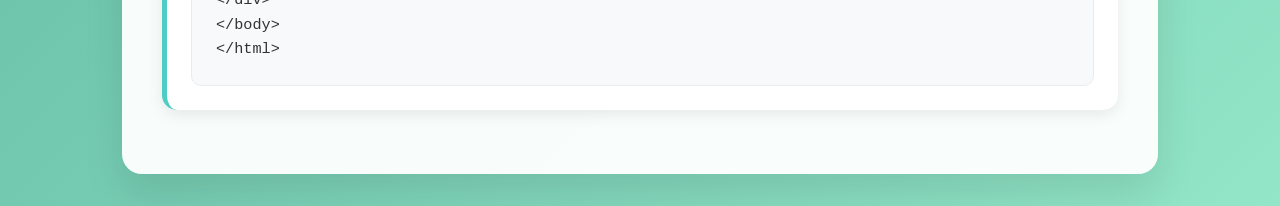
<file: css-course.html>
<!DOCTYPE html>
<html lang="en">
<head>
    <meta charset="UTF-8">
    <meta name="viewport" content="width=device-width, initial-scale=1.0">
    <title>CSS Course - CodeHub</title>
    <link rel="stylesheet" href="style.css">
    <style>
        body {
            background: linear-gradient(135deg, #4ECDC4, #44A08D, #93E6C8) !important;
            min-height: 100vh;
        }
        
        .course-hero {
            padding: 120px 2rem 80px;
            text-align: center;
            color: white;
            text-shadow: 2px 2px 4px rgba(0,0,0,0.3);
        }
        
        .course-hero h1 { font-size: 3rem; margin-bottom: 1rem; }
        .course-hero p { font-size: 1.3rem; }
        
        .course-content {
            max-width: 1100px;
            margin: 0 auto;
            padding: 2rem;
        }
        
        .problems-list {
            background: rgba(255,255,255,0.95);
            border-radius: 20px;
            padding: 2.5rem;
            box-shadow: 0 20px 40px rgba(0,0,0,0.1);
        }
        
        .problems-list h2 {
            text-align: center;
            color: #333;
            margin-bottom: 2.5rem;
            font-size: 2rem;
        }
        
        .problem-item {
            background: white;
            margin-bottom: 1.5rem;
            padding: 1.5rem;
            border-radius: 15px;
            border-left: 5px solid #4ECDC4;
            box-shadow: 0 5px 15px rgba(0,0,0,0.08);
        }
        
        .problem-number {
            display: inline-block;
            background: linear-gradient(135deg, #4ECDC4, #44A08D);
            color: white;
            width: 35px;
            height: 35px;
            border-radius: 50%;
            text-align: center;
            line-height: 35px;
            font-weight: bold;
            margin-right: 1rem;
        }
        
        .problem-title {
            font-size: 1.4rem;
            font-weight: 600;
            color: #333;
            margin-bottom: 0.8rem;
            display: flex;
            align-items: center;
        }
        
        .problem-description {
            color: #666;
            font-size: 1.1rem;
            margin-bottom: 1.2rem;
            line-height: 1.5;
        }
        
        .problem-code {
            background: #f8f9fa;
            border: 1px solid #e9ecef;
            border-radius: 10px;
            padding: 1.5rem;
            font-family: 'Courier New', monospace;
            font-size: 0.95rem;
            line-height: 1.6;
            overflow-x: auto;
        }
    </style>
</head>
<body>
    <!-- Navbar -->
    <nav class="navbar">
        <div class="nav-brand">CodeHub</div>
        <ul class="nav-links">
            <li><a href="index.html" class="nav-link">Home</a></li>
            <li><a href="html-course.html" class="nav-link">HTML</a></li>
            <li><a href="css-course.html" class="nav-link active">CSS</a></li>
            <li><a href="js-course.html" class="nav-link">JavaScript</a></li>
            <li><a href="python-course.html" class="nav-link">Python</a></li>
            <li><a href="c-course.html" class="nav-link">C</a></li>
            <li><a href="live-editor.html" class="nav-link">Live Editor</a></li>
            <li><a href="#" onclick="showLogin()">Login</a></li>
        </ul>
    </nav>

    <!-- Hero -->
    <div class="course-hero">
        <h1>CSS Fundamentals</h1>
        <p>Style your web pages like a pro</p>
    </div>

    <!-- 11 Problems with Code -->
    <div class="course-content">
        <div class="problems-list">
            <h2>🎯 11 Practice Problems</h2>
            
            <!-- Problem 1 -->
            <div class="problem-item">
                <div class="problem-title">
                    <span class="problem-number">1</span>
                    Change background color
                </div>
                <div class="problem-description">
                    Set a background color for any HTML element.
                </div>
                <div class="problem-code">
&lt;!DOCTYPE html&gt;<br>
&lt;html&gt;<br>
&lt;head&gt;<br>
    &lt;style&gt;<br>
        body { background-color: #f0f0f0; }<br>
    &lt;/style&gt;<br>
&lt;/head&gt;<br>
&lt;body&gt;<br>
    &lt;p&gt;This has gray background!&lt;/p&gt;<br>
&lt;/body&gt;<br>
&lt;/html&gt;
                </div>
            </div>

            <!-- Problem 2 -->
            <div class="problem-item">
                <div class="problem-title">
                    <span class="problem-number">2</span>
                    Change text color
                </div>
                <div class="problem-description">
                    Change the color of text content.
                </div>
                <div class="problem-code">
&lt;h1 style=&quot;color: #333333;&quot;&gt;Dark text&lt;/h1&gt;<br>
&lt;p style=&quot;color: #FF6B6B;&quot;&gt;Pink text&lt;/p&gt;
                </div>
            </div>

            <!-- Problem 3 -->
            <div class="problem-item">
                <div class="problem-title">
                    <span class="problem-number">3</span>
                    Make text bold
                </div>
                <div class="problem-description">
                    Make any text appear bold.
                </div>
                <div class="problem-code">
&lt;p style=&quot;font-weight: bold;&quot;&gt;This text is bold!&lt;/p&gt;<br>
&lt;p&gt;This text is normal.&lt;/p&gt;
                </div>
            </div>

            <!-- Problem 4 -->
            <div class="problem-item">
                <div class="problem-title">
                    <span class="problem-number">4</span>
                    Change font size
                </div>
                <div class="problem-description">
                    Increase or decrease text size.
                </div>
                <div class="problem-code">
&lt;h1 style=&quot;font-size: 36px;&quot;&gt;Big Heading&lt;/h1&gt;<br>
&lt;p style=&quot;font-size: 12px;&quot;&gt;Small text&lt;/p&gt;
                </div>
            </div>

            <!-- Problem 5 -->
            <div class="problem-item">
                <div class="problem-title">
                    <span class="problem-number">5</span>
                    Add padding to element
                </div>
                <div class="problem-description">
                    Add internal spacing inside an element.
                </div>
                <div class="problem-code">
&lt;div style=&quot;padding: 20px; background: #ddd;&quot;&gt;<br>
&nbsp;&nbsp;This box has padding!<br>
&lt;/div&gt;
                </div>
            </div>

            <!-- Problem 6 -->
            <div class="problem-item">
                <div class="problem-title">
                    <span class="problem-number">6</span>
                    Center text
                </div>
                <div class="problem-description">
                    Horizontally center text content.
                </div>
                <div class="problem-code">
&lt;div style=&quot;text-align: center;&quot;&gt;<br>
&nbsp;&nbsp;&lt;h2&gt;Centered Text&lt;/h2&gt;<br>
&nbsp;&nbsp;&lt;p&gt;This is centered!&lt;/p&gt;<br>
&lt;/div&gt;
                </div>
            </div>

            <!-- Problem 7 -->
            <div class="problem-item">
                <div class="problem-title">
                    <span class="problem-number">7</span>
                    Change button color
                </div>
                <div class="problem-description">
                    Style a button with custom colors.
                </div>
                <div class="problem-code">
&lt;button style=&quot;background-color: #4CAF50; color: white; padding: 10px;&quot;&gt;<br>
&nbsp;&nbsp;Green Button<br>
&lt;/button&gt;
                </div>
            </div>

            <!-- Problem 8 -->
            <div class="problem-item">
                <div class="problem-title">
                    <span class="problem-number">8</span>
                    Add border to element
                </div>
                <div class="problem-description">
                    Create a visible border around elements.
                </div>
                <div class="problem-code">
&lt;div style=&quot;border: 3px solid #ddd; padding: 15px;&quot;&gt;<br>
&nbsp;&nbsp;This has a border!<br>
&lt;/div&gt;
                </div>
            </div>

            <!-- Problem 9 -->
            <div class="problem-item">
                <div class="problem-title">
                    <span class="problem-number">9</span>
                    Make text uppercase
                </div>
                <div class="problem-description">
                    Transform text to all uppercase letters.
                </div>
                <div class="problem-code">
&lt;p style=&quot;text-transform: uppercase;&quot;&gt;hello world&lt;/p&gt;<br>
&lt;p&gt;normal text&lt;/p&gt;
                </div>
            </div>

            <!-- Problem 10 -->
            <div class="problem-item">
                <div class="problem-title">
                    <span class="problem-number">10</span>
                    Change margin
                </div>
                <div class="problem-description">
                    Control external spacing around elements.
                </div>
                <div class="problem-code">
&lt;div style=&quot;margin: 30px; background: #eee; padding: 10px;&quot;&gt;<br>
&nbsp;&nbsp;Box with margin<br>
&lt;/div&gt;
                </div>
            </div>

            <!-- Problem 11 - COMBO -->
            <div class="problem-item">
                <div class="problem-title">
                    <span class="problem-number">11</span>
                    <strong>🎉 COMBO CHALLENGE: Complete styled page</strong>
                </div>
                <div class="problem-description">
                    Combine ALL 10 CSS skills into one beautiful webpage!
                </div>
                <div class="problem-code">
&lt;!DOCTYPE html&gt;<br>
&lt;html&gt;<br>
&lt;head&gt;<br>
    &lt;title&gt;My Portfolio&lt;/title&gt;<br>
    &lt;style&gt;<br>
        body {<br>
            &nbsp;&nbsp;background-color: #f4f4f4;<br>
            &nbsp;&nbsp;font-family: Arial, sans-serif;<br>
            &nbsp;&nbsp;margin: 0;<br>
            &nbsp;&nbsp;padding: 20px;<br>
        }<br>
        .container {<br>
            &nbsp;&nbsp;margin: 40px auto;<br>
            &nbsp;&nbsp;max-width: 800px;<br>
        }<br>
        h1 {<br>
            &nbsp;&nbsp;color: #2c3e50;<br>
            &nbsp;&nbsp;font-size: 36px;<br>
            &nbsp;&nbsp;text-align: center;<br>
        }<br>
        .card {<br>
            &nbsp;&nbsp;background: white;<br>
            &nbsp;&nbsp;padding: 30px;<br>
            &nbsp;&nbsp;border: 3px solid #3498db;<br>
            &nbsp;&nbsp;border-radius: 10px;<br>
        }<br>
        button {<br>
            &nbsp;&nbsp;background-color: #e74c3c;<br>
            &nbsp;&nbsp;color: white;<br>
            &nbsp;&nbsp;padding: 12px 24px;<br>
            &nbsp;&nbsp;border: none;<br>
            &nbsp;&nbsp;font-weight: bold;<br>
        }<br>
        .skills {<br>
            &nbsp;&nbsp;text-transform: uppercase;<br>
            &nbsp;&nbsp;font-weight: bold;<br>
        }<br>
    &lt;/style&gt;<br>
&lt;/head&gt;<br>
&lt;body&gt;<br>
    &lt;div class=&quot;container&quot;&gt;<br>
        &lt;h1&gt;John Doe&lt;/h1&gt;<br>
        &lt;div class=&quot;card&quot;&gt;<br>
            &lt;p&gt;Full Stack Developer&lt;/p&gt;<br>
            &lt;div class=&quot;skills&quot;&gt;HTML | CSS | JavaScript&lt;/div&gt;<br>
            &lt;button&gt;Hire Me!&lt;/button&gt;<br>
        &lt;/div&gt;<br>
    &lt;/div&gt;<br>
&lt;/body&gt;<br>
&lt;/html&gt;
                </div>
            </div>
        </div>
    </div>

    <!-- Modals -->
    <div id="loginModal" class="modal">
        <div class="modal-content">
            <span class="close" onclick="closeLogin()">&times;</span>
            <h2>Login</h2>
            <form id="loginForm">
                <input type="text" id="loginEmailPhone" placeholder="Email/Phone/Username" required>
                <input type="password" id="loginPassword" placeholder="Password" required>
                <button type="submit">Login</button>
            </form>
        </div>
    </div>

    <div id="registerModal" class="modal">
        <div class="modal-content">
            <span class="close" onclick="closeRegister()">&times;</span>
            <h2>Register</h2>
            <form id="registerForm">
                <input type="text" name="fullName" placeholder="Full Name *" required>
                <input type="email" name="email" placeholder="Email *" required>
                <input type="tel" name="phone" placeholder="Phone Number *" required>
                <input type="text" name="username" placeholder="Username *" required>
                <input type="password" id="regPassword" placeholder="Password (6+ chars) *" required minlength="6">
                <input type="password" id="regConfirmPassword" placeholder="Confirm Password *" required>
                <button type="submit">Create Account</button>
            </form>
        </div>
    </div>

    <script src="script.js"></script>
</body>
</html>
</file>
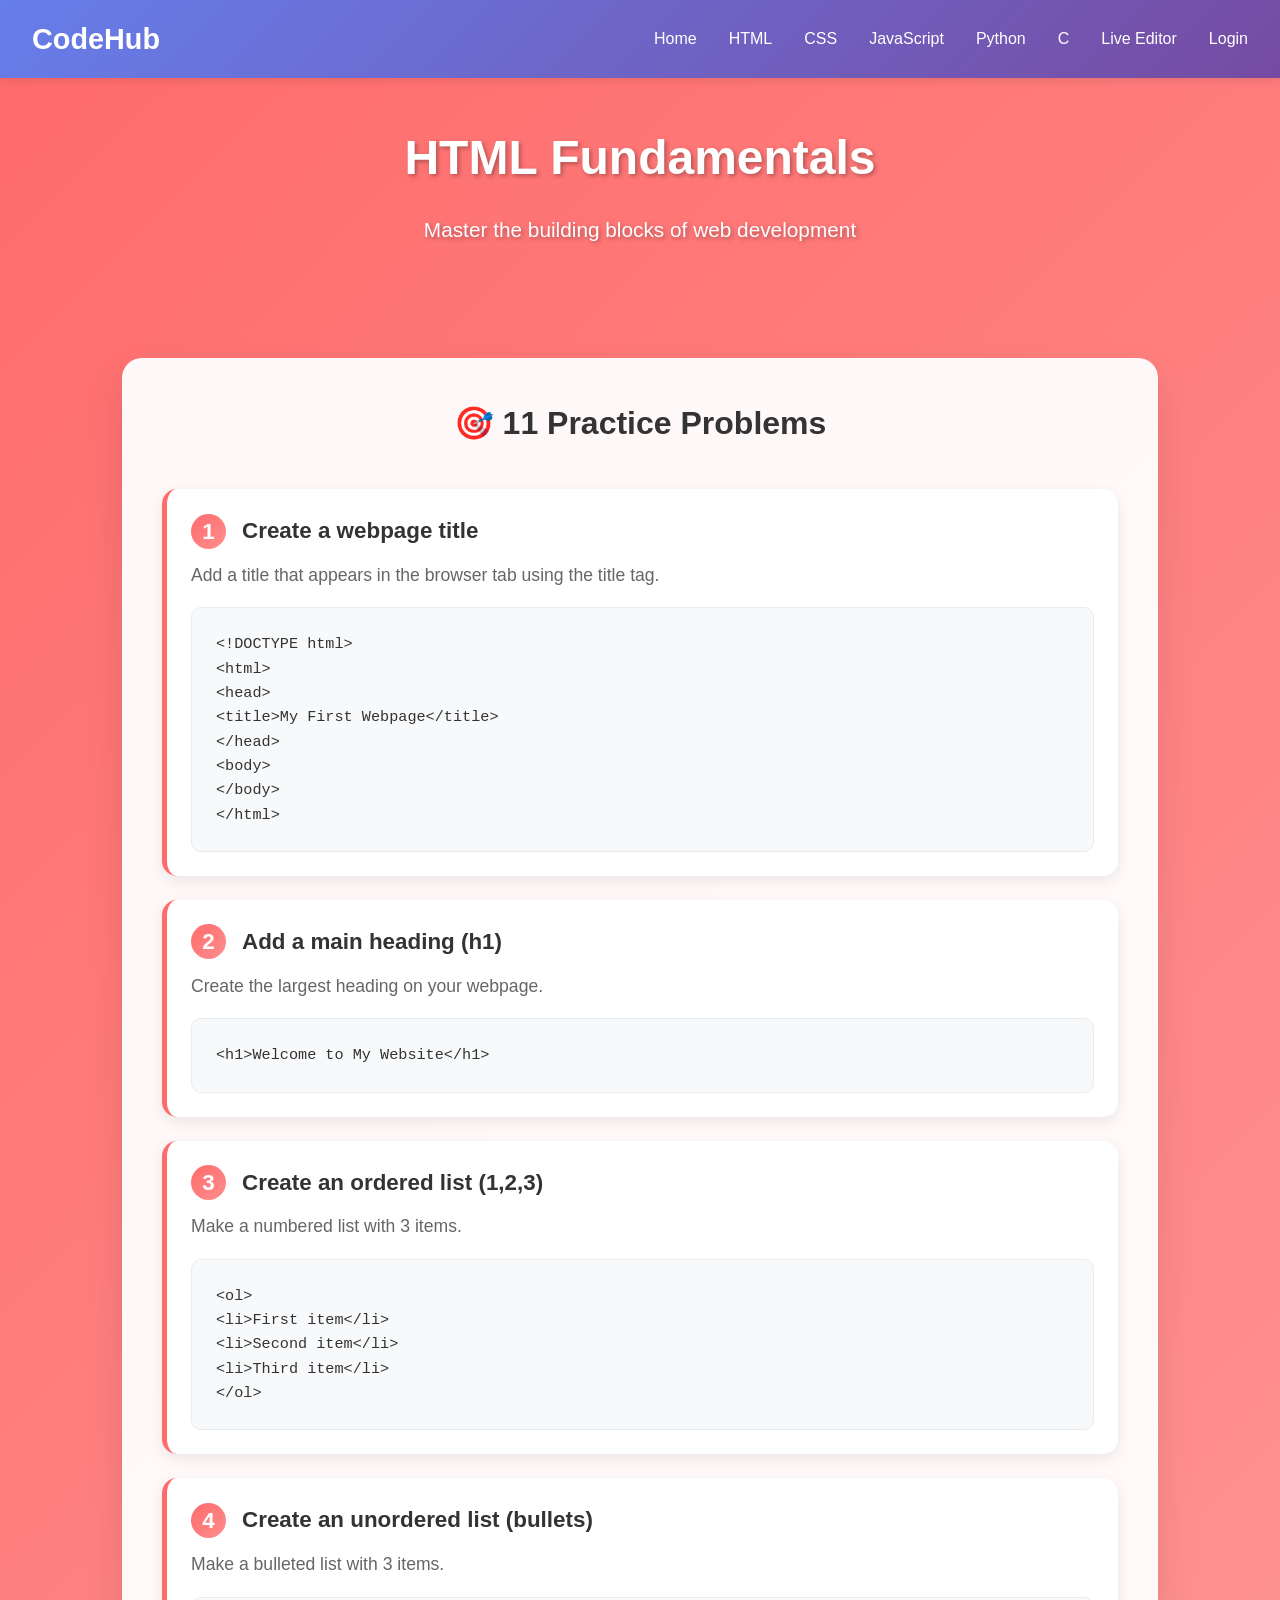
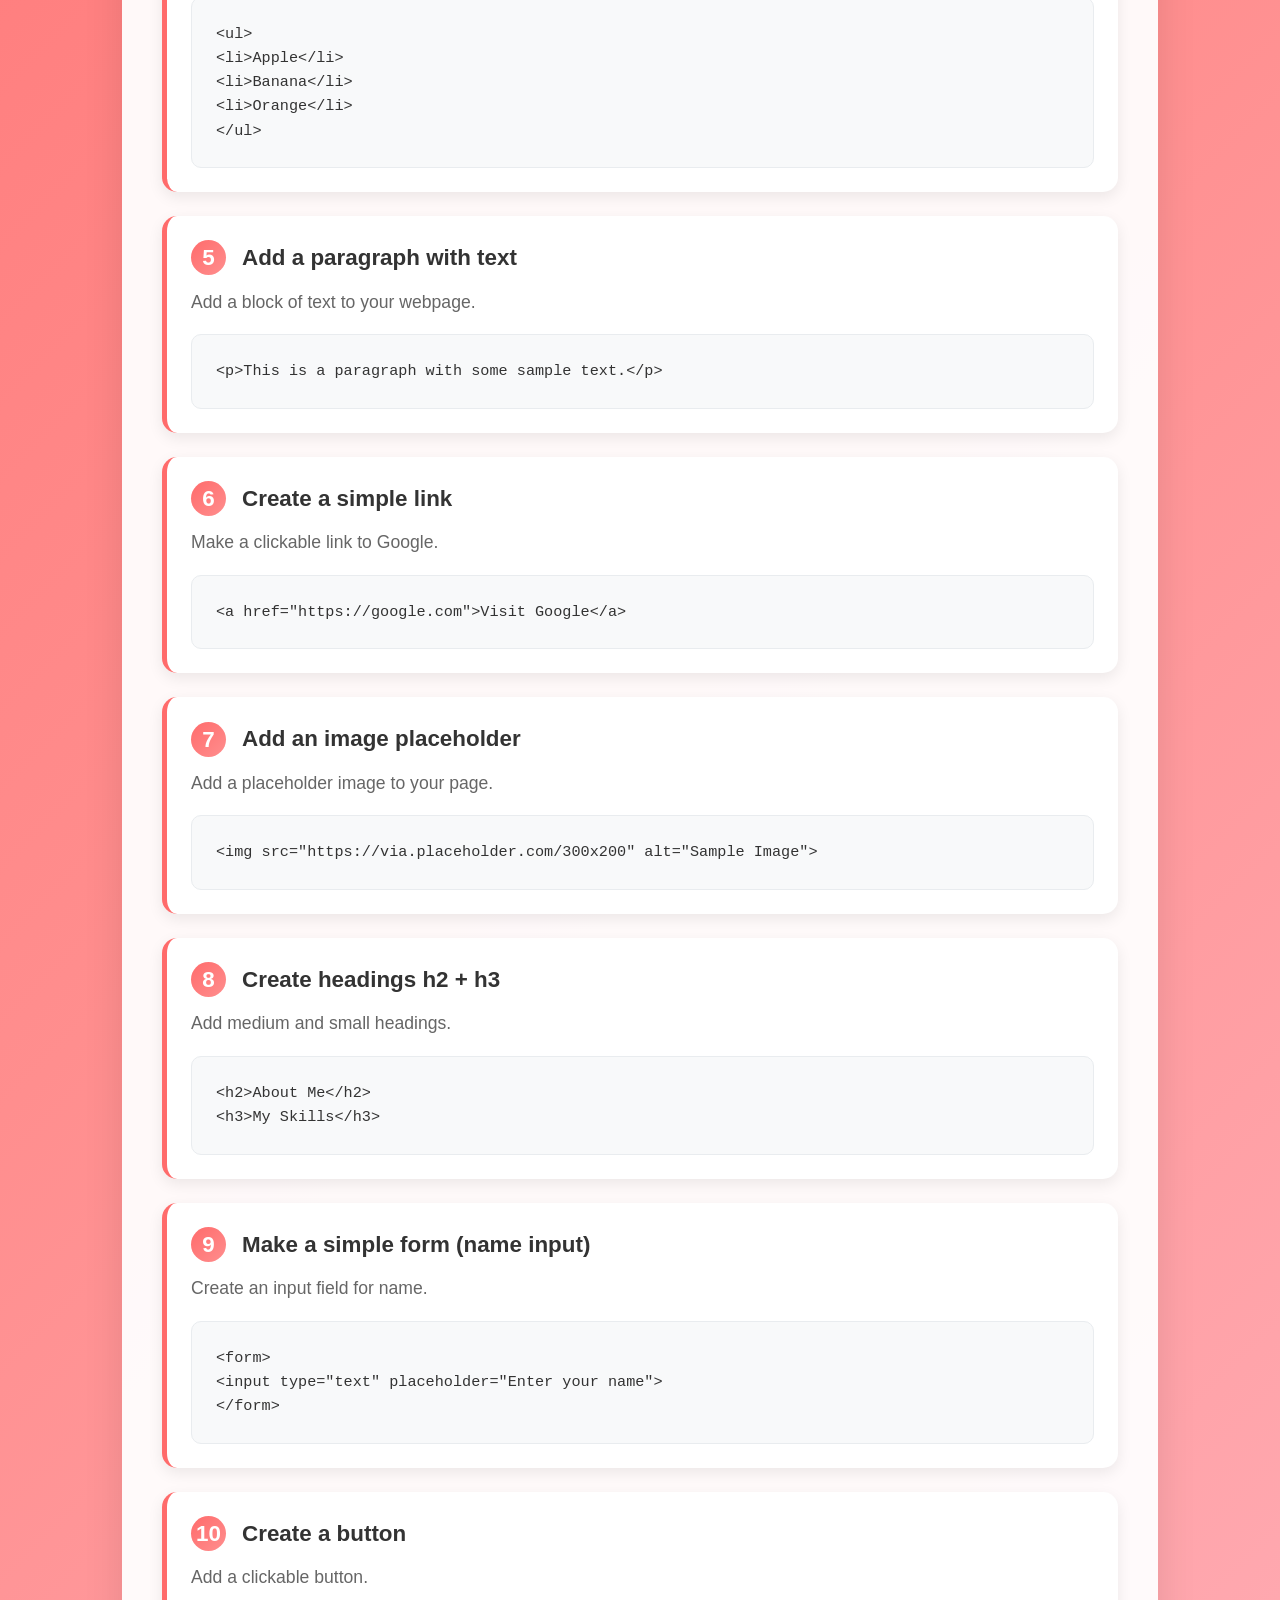
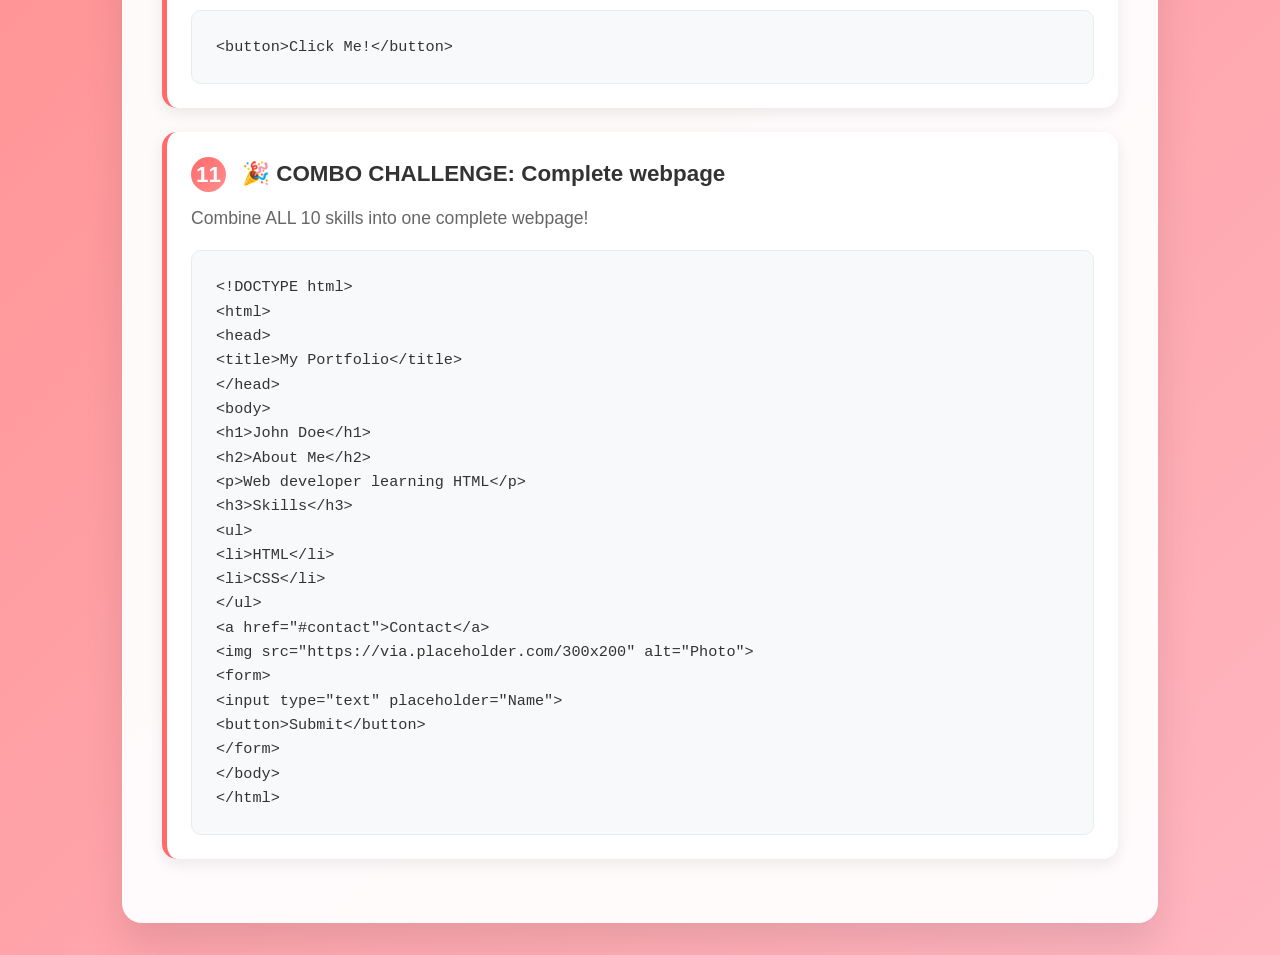
<file: html-course.html>
<!DOCTYPE html>
<html lang="en">
<head>
    <meta charset="UTF-8">
    <meta name="viewport" content="width=device-width, initial-scale=1.0">
    <title>HTML Course - CodeHub</title>
    <link rel="stylesheet" href="style.css">
    <style>
        body {
            background: linear-gradient(135deg, #FF6B6B, #FF8E8E, #FFB6C1) !important;
            min-height: 100vh;
        }
        
        .course-hero {
            padding: 120px 2rem 80px;
            text-align: center;
            color: white;
            text-shadow: 2px 2px 4px rgba(0,0,0,0.3);
        }
        
        .course-hero h1 { font-size: 3rem; margin-bottom: 1rem; }
        .course-hero p { font-size: 1.3rem; }
        
        .course-content {
            max-width: 1100px;
            margin: 0 auto;
            padding: 2rem;
        }
        
        .problems-list {
            background: rgba(255,255,255,0.95);
            border-radius: 20px;
            padding: 2.5rem;
            box-shadow: 0 20px 40px rgba(0,0,0,0.1);
        }
        
        .problems-list h2 {
            text-align: center;
            color: #333;
            margin-bottom: 2.5rem;
            font-size: 2rem;
        }
        
        .problem-item {
            background: white;
            margin-bottom: 1.5rem;
            padding: 1.5rem;
            border-radius: 15px;
            border-left: 5px solid #FF6B6B;
            box-shadow: 0 5px 15px rgba(0,0,0,0.08);
        }
        
        .problem-number {
            display: inline-block;
            background: linear-gradient(135deg, #FF6B6B, #FF8E8E);
            color: white;
            width: 35px;
            height: 35px;
            border-radius: 50%;
            text-align: center;
            line-height: 35px;
            font-weight: bold;
            margin-right: 1rem;
        }
        
        .problem-title {
            font-size: 1.4rem;
            font-weight: 600;
            color: #333;
            margin-bottom: 0.8rem;
            display: flex;
            align-items: center;
        }
        
        .problem-description {
            color: #666;
            font-size: 1.1rem;
            margin-bottom: 1.2rem;
            line-height: 1.5;
        }
        
        .problem-code {
            background: #f8f9fa;
            border: 1px solid #e9ecef;
            border-radius: 10px;
            padding: 1.5rem;
            font-family: 'Courier New', monospace;
            font-size: 0.95rem;
            line-height: 1.6;
            overflow-x: auto;
        }
    </style>
</head>
<body>
    <!-- Navbar -->
    <nav class="navbar">
        <div class="nav-brand">CodeHub</div>
        <ul class="nav-links">
            <li><a href="index.html" class="nav-link">Home</a></li>
            <li><a href="html-course.html" class="nav-link active">HTML</a></li>
            <li><a href="css-course.html" class="nav-link">CSS</a></li>
            <li><a href="js-course.html" class="nav-link">JavaScript</a></li>
            <li><a href="python-course.html" class="nav-link">Python</a></li>
            <li><a href="c-course.html" class="nav-link">C</a></li>
            <li><a href="live-editor.html" class="nav-link">Live Editor</a></li>
            <li><a href="#" onclick="showLogin()">Login</a></li>
        </ul>
    </nav>

    <!-- Hero -->
    <div class="course-hero">
        <h1>HTML Fundamentals</h1>
        <p>Master the building blocks of web development</p>
    </div>

    <!-- 11 Problems with Code -->
    <div class="course-content">
        <div class="problems-list">
            <h2>🎯 11 Practice Problems</h2>
            
            <!-- Problem 1 -->
            <div class="problem-item">
                <div class="problem-title">
                    <span class="problem-number">1</span>
                    Create a webpage title
                </div>
                <div class="problem-description">
                    Add a title that appears in the browser tab using the title tag.
                </div>
                <div class="problem-code">
&lt;!DOCTYPE html&gt;<br>
&lt;html&gt;<br>
&lt;head&gt;<br>
    &lt;title&gt;My First Webpage&lt;/title&gt;<br>
&lt;/head&gt;<br>
&lt;body&gt;<br>
&lt;/body&gt;<br>
&lt;/html&gt;
                </div>
            </div>

            <!-- Problem 2 -->
            <div class="problem-item">
                <div class="problem-title">
                    <span class="problem-number">2</span>
                    Add a main heading (h1)
                </div>
                <div class="problem-description">
                    Create the largest heading on your webpage.
                </div>
                <div class="problem-code">
&lt;h1&gt;Welcome to My Website&lt;/h1&gt;
                </div>
            </div>

            <!-- Problem 3 -->
            <div class="problem-item">
                <div class="problem-title">
                    <span class="problem-number">3</span>
                    Create an ordered list (1,2,3)
                </div>
                <div class="problem-description">
                    Make a numbered list with 3 items.
                </div>
                <div class="problem-code">
&lt;ol&gt;<br>
    &lt;li&gt;First item&lt;/li&gt;<br>
    &lt;li&gt;Second item&lt;/li&gt;<br>
    &lt;li&gt;Third item&lt;/li&gt;<br>
&lt;/ol&gt;
                </div>
            </div>

            <!-- Problem 4 -->
            <div class="problem-item">
                <div class="problem-title">
                    <span class="problem-number">4</span>
                    Create an unordered list (bullets)
                </div>
                <div class="problem-description">
                    Make a bulleted list with 3 items.
                </div>
                <div class="problem-code">
&lt;ul&gt;<br>
    &lt;li&gt;Apple&lt;/li&gt;<br>
    &lt;li&gt;Banana&lt;/li&gt;<br>
    &lt;li&gt;Orange&lt;/li&gt;<br>
&lt;/ul&gt;
                </div>
            </div>

            <!-- Problem 5 -->
            <div class="problem-item">
                <div class="problem-title">
                    <span class="problem-number">5</span>
                    Add a paragraph with text
                </div>
                <div class="problem-description">
                    Add a block of text to your webpage.
                </div>
                <div class="problem-code">
&lt;p&gt;This is a paragraph with some sample text.&lt;/p&gt;
                </div>
            </div>

            <!-- Problem 6 -->
            <div class="problem-item">
                <div class="problem-title">
                    <span class="problem-number">6</span>
                    Create a simple link
                </div>
                <div class="problem-description">
                    Make a clickable link to Google.
                </div>
                <div class="problem-code">
&lt;a href="https://google.com"&gt;Visit Google&lt;/a&gt;
                </div>
            </div>

            <!-- Problem 7 -->
            <div class="problem-item">
                <div class="problem-title">
                    <span class="problem-number">7</span>
                    Add an image placeholder
                </div>
                <div class="problem-description">
                    Add a placeholder image to your page.
                </div>
                <div class="problem-code">
&lt;img src="https://via.placeholder.com/300x200" alt="Sample Image"&gt;
                </div>
            </div>

            <!-- Problem 8 -->
            <div class="problem-item">
                <div class="problem-title">
                    <span class="problem-number">8</span>
                    Create headings h2 + h3
                </div>
                <div class="problem-description">
                    Add medium and small headings.
                </div>
                <div class="problem-code">
&lt;h2&gt;About Me&lt;/h2&gt;<br>
&lt;h3&gt;My Skills&lt;/h3&gt;
                </div>
            </div>

            <!-- Problem 9 -->
            <div class="problem-item">
                <div class="problem-title">
                    <span class="problem-number">9</span>
                    Make a simple form (name input)
                </div>
                <div class="problem-description">
                    Create an input field for name.
                </div>
                <div class="problem-code">
&lt;form&gt;<br>
    &lt;input type="text" placeholder="Enter your name"&gt;<br>
&lt;/form&gt;
                </div>
            </div>

            <!-- Problem 10 -->
            <div class="problem-item">
                <div class="problem-title">
                    <span class="problem-number">10</span>
                    Create a button
                </div>
                <div class="problem-description">
                    Add a clickable button.
                </div>
                <div class="problem-code">
&lt;button&gt;Click Me!&lt;/button&gt;
                </div>
            </div>

            <!-- Problem 11 - COMBO -->
            <div class="problem-item">
                <div class="problem-title">
                    <span class="problem-number">11</span>
                    <strong>🎉 COMBO CHALLENGE: Complete webpage</strong>
                </div>
                <div class="problem-description">
                    Combine ALL 10 skills into one complete webpage!
                </div>
                <div class="problem-code">
&lt;!DOCTYPE html&gt;<br>
&lt;html&gt;<br>
&lt;head&gt;<br>
    &lt;title&gt;My Portfolio&lt;/title&gt;<br>
&lt;/head&gt;<br>
&lt;body&gt;<br>
    &lt;h1&gt;John Doe&lt;/h1&gt;<br>
    &lt;h2&gt;About Me&lt;/h2&gt;<br>
    &lt;p&gt;Web developer learning HTML&lt;/p&gt;<br>
    &lt;h3&gt;Skills&lt;/h3&gt;<br>
    &lt;ul&gt;<br>
        &lt;li&gt;HTML&lt;/li&gt;<br>
        &lt;li&gt;CSS&lt;/li&gt;<br>
    &lt;/ul&gt;<br>
    &lt;a href="#contact"&gt;Contact&lt;/a&gt;<br>
    &lt;img src="https://via.placeholder.com/300x200" alt="Photo"&gt;<br>
    &lt;form&gt;<br>
        &lt;input type="text" placeholder="Name"&gt;<br>
        &lt;button&gt;Submit&lt;/button&gt;<br>
    &lt;/form&gt;<br>
&lt;/body&gt;<br>
&lt;/html&gt;
                </div>
            </div>
        </div>
    </div>

    <!-- Modals -->
    <div id="loginModal" class="modal">
        <div class="modal-content">
            <span class="close" onclick="closeLogin()">&times;</span>
            <h2>Login</h2>
            <form id="loginForm">
                <input type="text" id="loginEmailPhone" placeholder="Email/Phone/Username" required>
                <input type="password" id="loginPassword" placeholder="Password" required>
                <button type="submit">Login</button>
            </form>
        </div>
    </div>

    <div id="registerModal" class="modal">
        <div class="modal-content">
            <span class="close" onclick="closeRegister()">&times;</span>
            <h2>Register</h2>
            <form id="registerForm">
                <input type="text" name="fullName" placeholder="Full Name *" required>
                <input type="email" name="email" placeholder="Email *" required>
                <input type="tel" name="phone" placeholder="Phone Number *" required>
                <input type="text" name="username" placeholder="Username *" required>
                <input type="password" id="regPassword" placeholder="Password (6+ chars) *" required minlength="6">
                <input type="password" id="regConfirmPassword" placeholder="Confirm Password *" required>
                <button type="submit">Create Account</button>
            </form>
        </div>
    </div>

    <script src="script.js"></script>
</body>
</html>
</file>
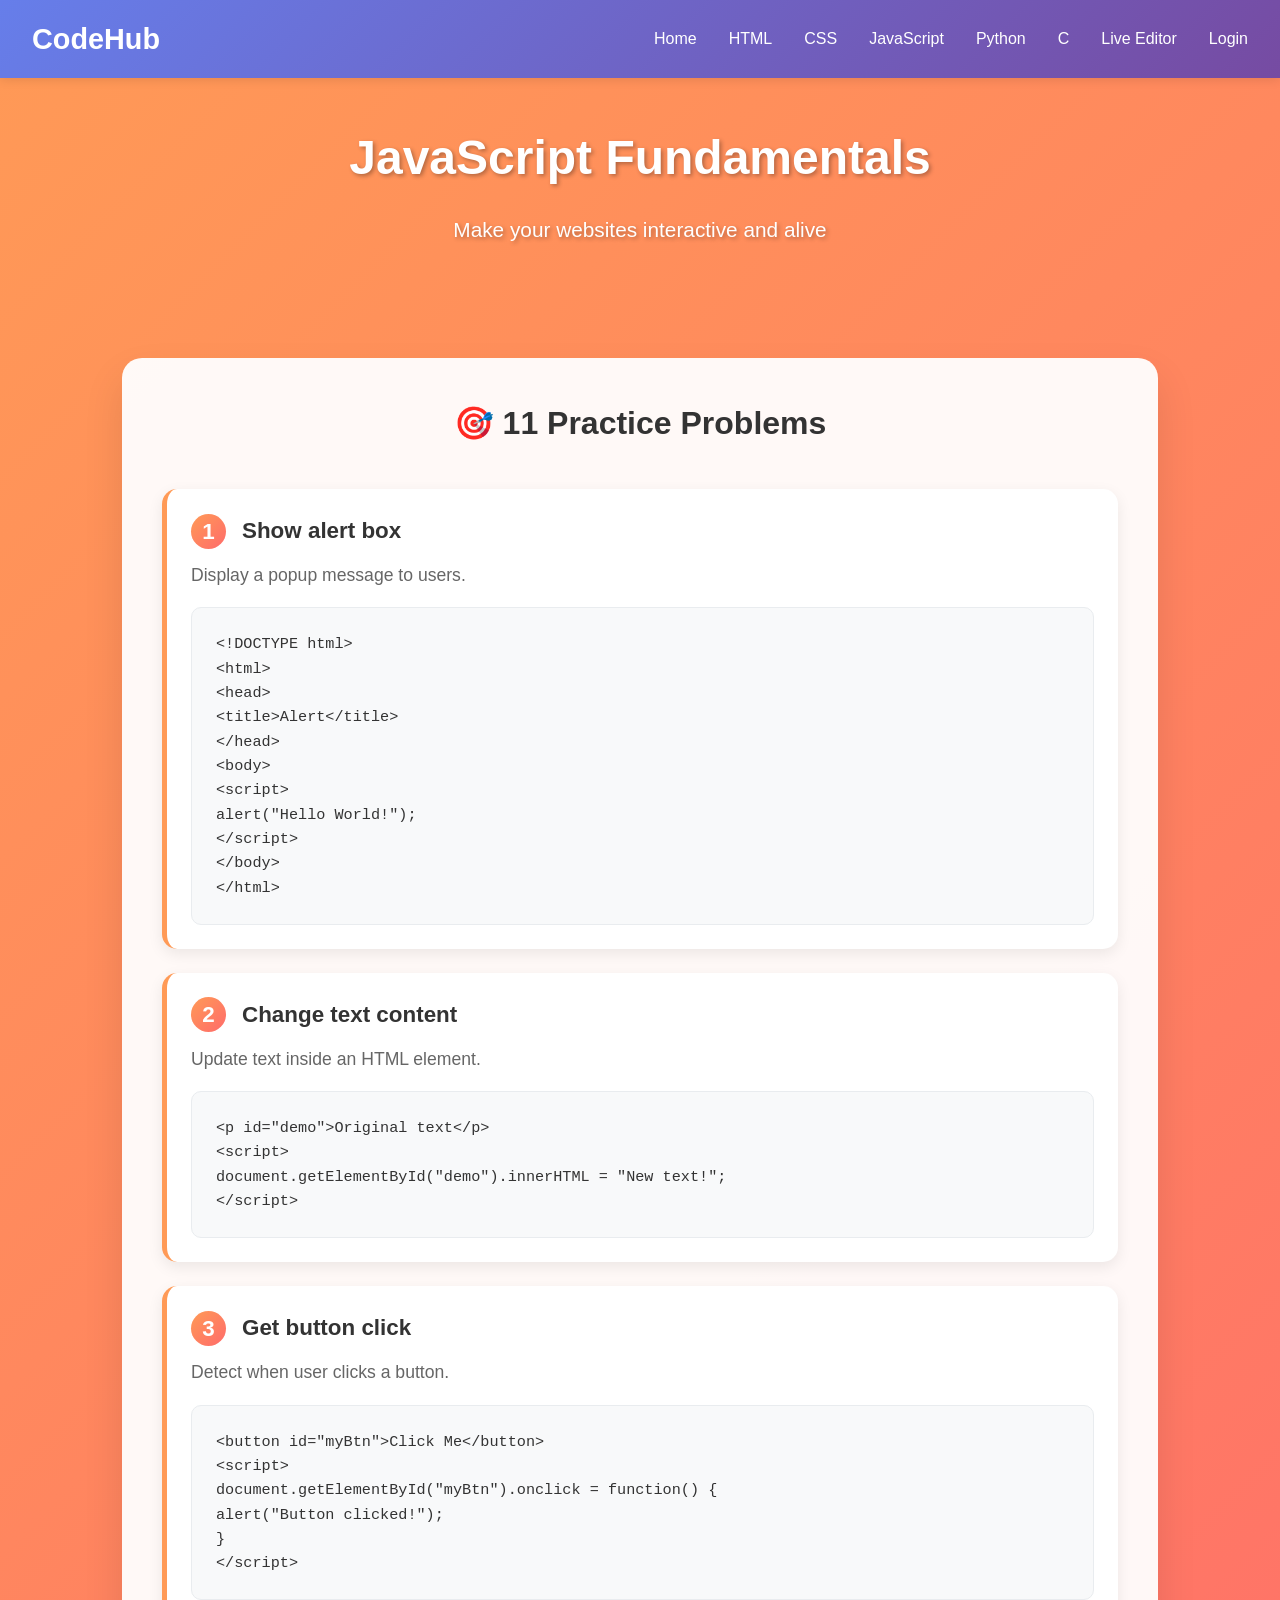
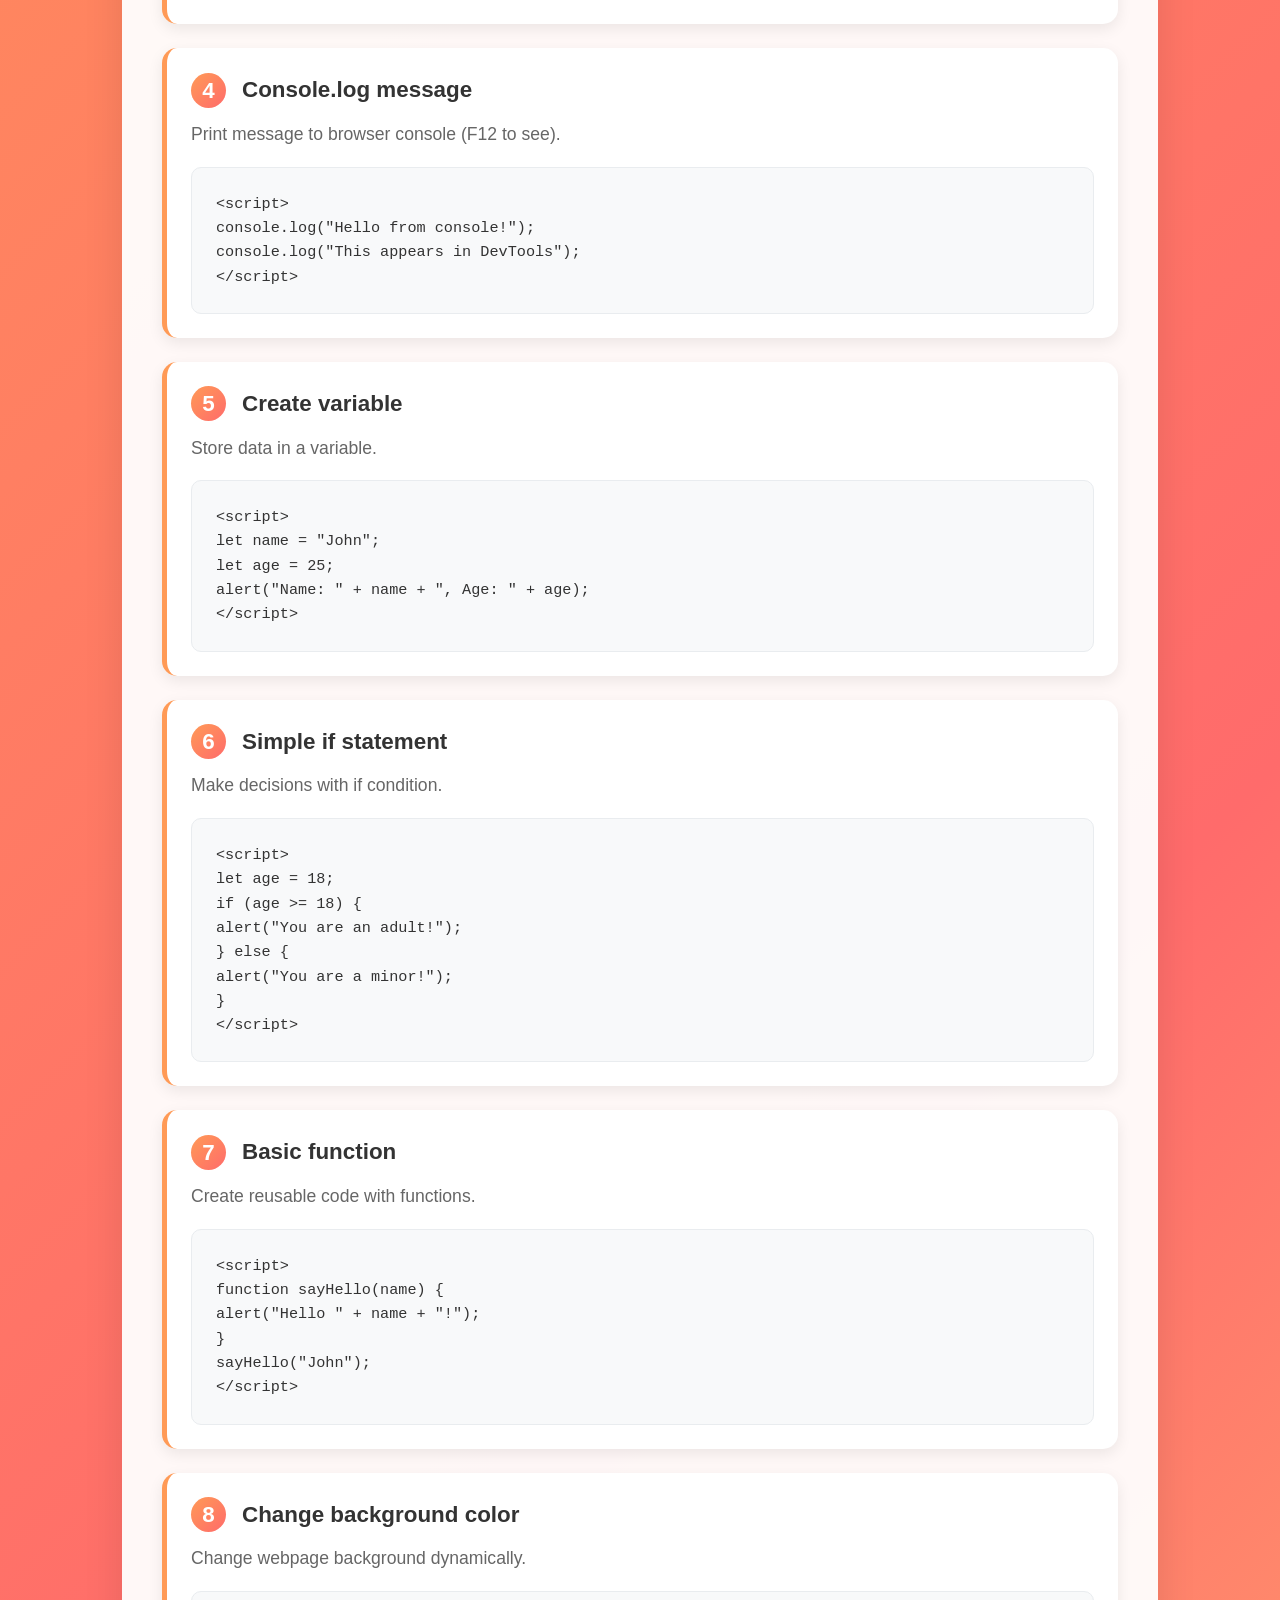
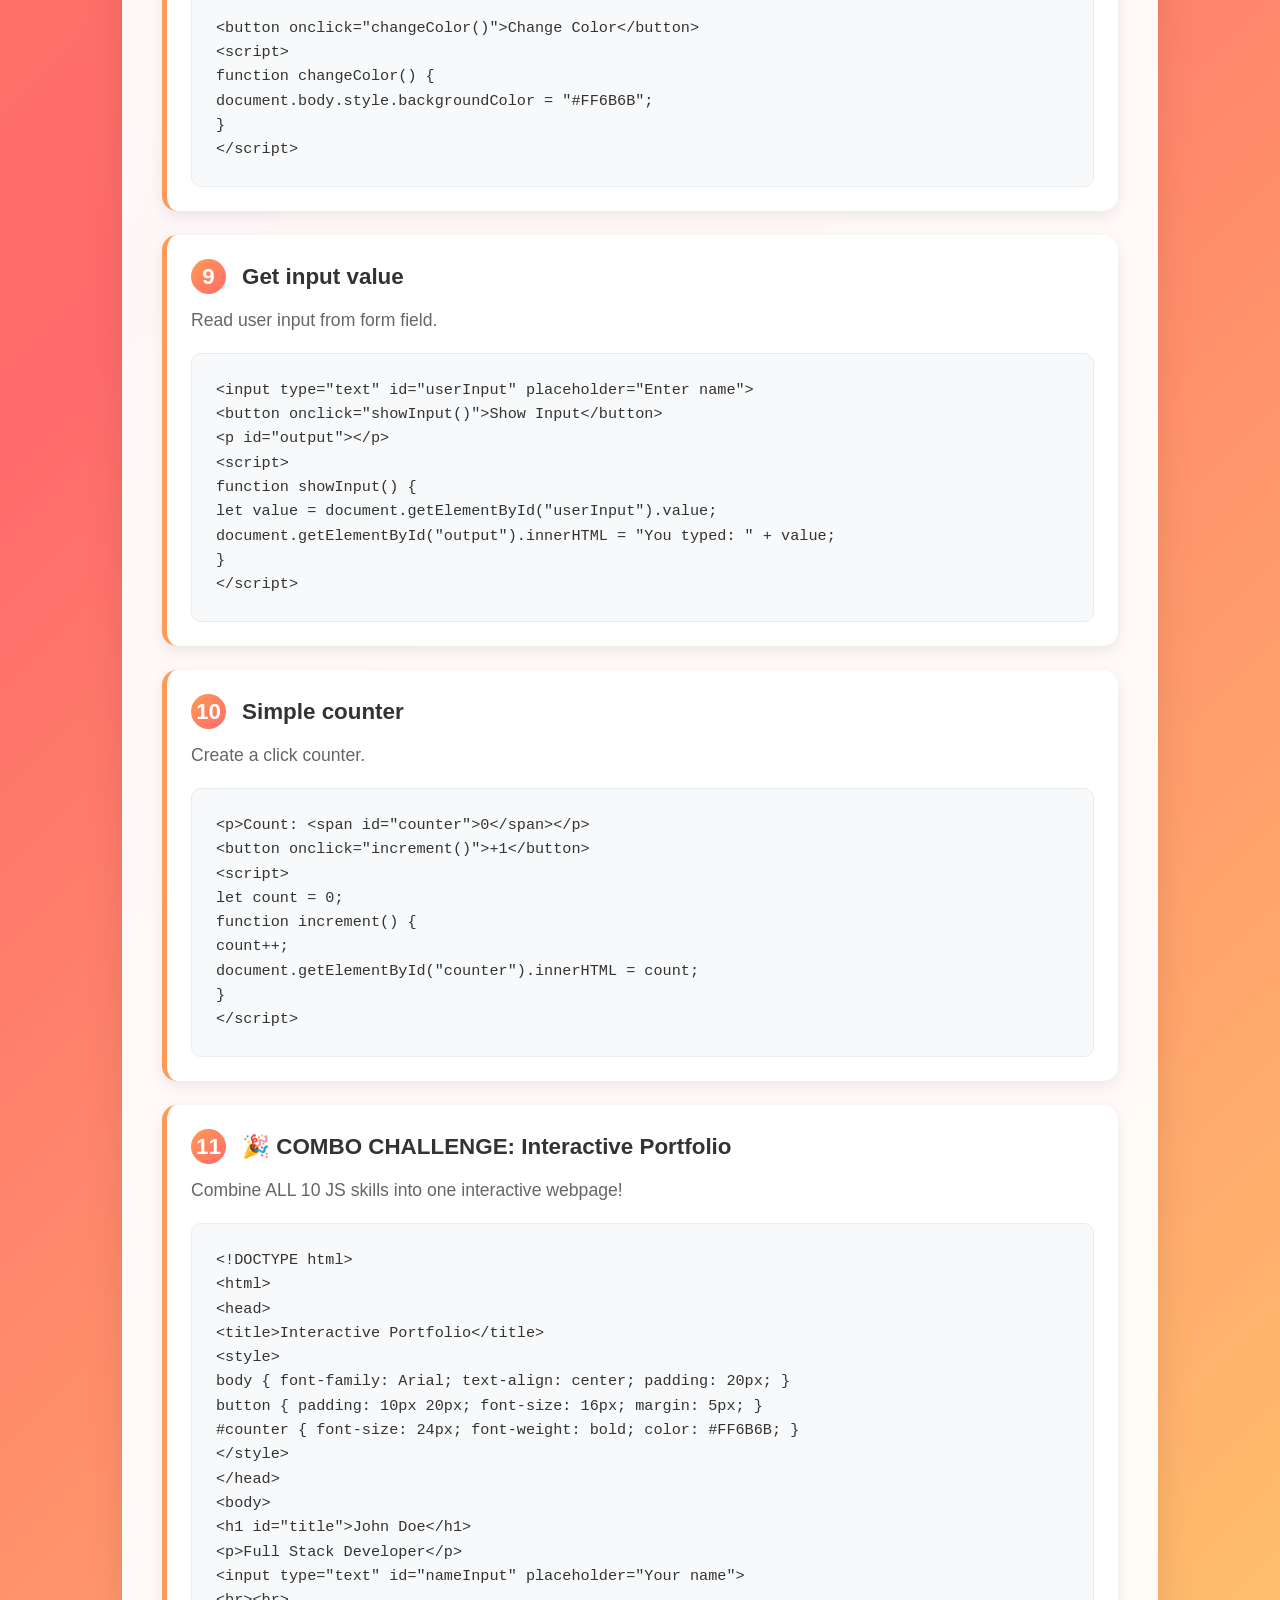
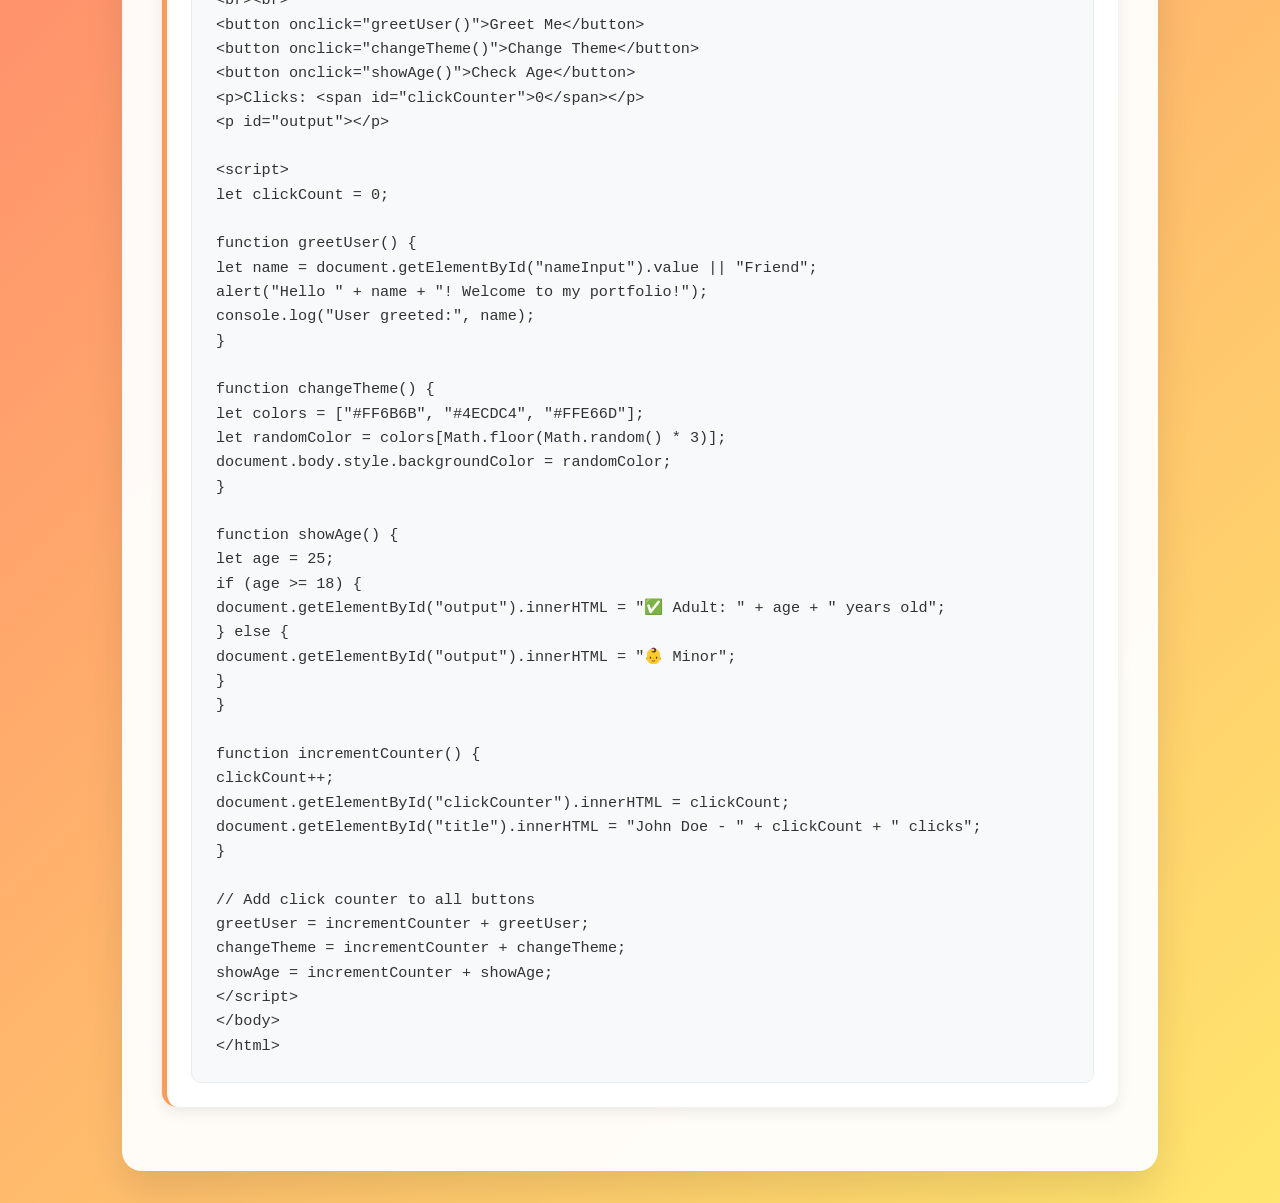
<file: js-course.html>
<!DOCTYPE html>
<html lang="en">
<head>
    <meta charset="UTF-8">
    <meta name="viewport" content="width=device-width, initial-scale=1.0">
    <title>JavaScript Course - CodeHub</title>
    <link rel="stylesheet" href="style.css">
    <style>
        body {
            background: linear-gradient(135deg, #FF9A56, #FF6B6B, #FFE66D) !important;
            min-height: 100vh;
        }
        
        .course-hero {
            padding: 120px 2rem 80px;
            text-align: center;
            color: white;
            text-shadow: 2px 2px 4px rgba(0,0,0,0.3);
        }
        
        .course-hero h1 { font-size: 3rem; margin-bottom: 1rem; }
        .course-hero p { font-size: 1.3rem; }
        
        .course-content {
            max-width: 1100px;
            margin: 0 auto;
            padding: 2rem;
        }
        
        .problems-list {
            background: rgba(255,255,255,0.95);
            border-radius: 20px;
            padding: 2.5rem;
            box-shadow: 0 20px 40px rgba(0,0,0,0.1);
        }
        
        .problems-list h2 {
            text-align: center;
            color: #333;
            margin-bottom: 2.5rem;
            font-size: 2rem;
        }
        
        .problem-item {
            background: white;
            margin-bottom: 1.5rem;
            padding: 1.5rem;
            border-radius: 15px;
            border-left: 5px solid #FF9A56;
            box-shadow: 0 5px 15px rgba(0,0,0,0.08);
        }
        
        .problem-number {
            display: inline-block;
            background: linear-gradient(135deg, #FF9A56, #FF6B6B);
            color: white;
            width: 35px;
            height: 35px;
            border-radius: 50%;
            text-align: center;
            line-height: 35px;
            font-weight: bold;
            margin-right: 1rem;
        }
        
        .problem-title {
            font-size: 1.4rem;
            font-weight: 600;
            color: #333;
            margin-bottom: 0.8rem;
            display: flex;
            align-items: center;
        }
        
        .problem-description {
            color: #666;
            font-size: 1.1rem;
            margin-bottom: 1.2rem;
            line-height: 1.5;
        }
        
        .problem-code {
            background: #f8f9fa;
            border: 1px solid #e9ecef;
            border-radius: 10px;
            padding: 1.5rem;
            font-family: 'Courier New', monospace;
            font-size: 0.95rem;
            line-height: 1.6;
            overflow-x: auto;
        }
    </style>
</head>
<body>
    <!-- Navbar -->
    <nav class="navbar">
        <div class="nav-brand">CodeHub</div>
        <ul class="nav-links">
            <li><a href="index.html" class="nav-link">Home</a></li>
            <li><a href="html-course.html" class="nav-link">HTML</a></li>
            <li><a href="css-course.html" class="nav-link">CSS</a></li>
            <li><a href="js-course.html" class="nav-link active">JavaScript</a></li>
            <li><a href="python-course.html" class="nav-link">Python</a></li>
            <li><a href="c-course.html" class="nav-link">C</a></li>
            <li><a href="live-editor.html" class="nav-link">Live Editor</a></li>
            <li><a href="#" onclick="showLogin()">Login</a></li>
        </ul>
    </nav>

    <!-- Hero -->
    <div class="course-hero">
        <h1>JavaScript Fundamentals</h1>
        <p>Make your websites interactive and alive</p>
    </div>

    <!-- 11 Problems with Code -->
    <div class="course-content">
        <div class="problems-list">
            <h2>🎯 11 Practice Problems</h2>
            
            <!-- Problem 1 -->
            <div class="problem-item">
                <div class="problem-title">
                    <span class="problem-number">1</span>
                    Show alert box
                </div>
                <div class="problem-description">
                    Display a popup message to users.
                </div>
                <div class="problem-code">
&lt;!DOCTYPE html&gt;<br>
&lt;html&gt;<br>
&lt;head&gt;<br>
    &lt;title&gt;Alert&lt;/title&gt;<br>
&lt;/head&gt;<br>
&lt;body&gt;<br>
    &lt;script&gt;<br>
        alert("Hello World!");<br>
    &lt;/script&gt;<br>
&lt;/body&gt;<br>
&lt;/html&gt;
                </div>
            </div>

            <!-- Problem 2 -->
            <div class="problem-item">
                <div class="problem-title">
                    <span class="problem-number">2</span>
                    Change text content
                </div>
                <div class="problem-description">
                    Update text inside an HTML element.
                </div>
                <div class="problem-code">
&lt;p id="demo"&gt;Original text&lt;/p&gt;<br>
&lt;script&gt;<br>
    document.getElementById("demo").innerHTML = "New text!";<br>
&lt;/script&gt;
                </div>
            </div>

            <!-- Problem 3 -->
            <div class="problem-item">
                <div class="problem-title">
                    <span class="problem-number">3</span>
                    Get button click
                </div>
                <div class="problem-description">
                    Detect when user clicks a button.
                </div>
                <div class="problem-code">
&lt;button id="myBtn"&gt;Click Me&lt;/button&gt;<br>
&lt;script&gt;<br>
    document.getElementById("myBtn").onclick = function() {<br>
        alert("Button clicked!");<br>
    }<br>
&lt;/script&gt;
                </div>
            </div>

            <!-- Problem 4 -->
            <div class="problem-item">
                <div class="problem-title">
                    <span class="problem-number">4</span>
                    Console.log message
                </div>
                <div class="problem-description">
                    Print message to browser console (F12 to see).
                </div>
                <div class="problem-code">
&lt;script&gt;<br>
    console.log("Hello from console!");<br>
    console.log("This appears in DevTools");<br>
&lt;/script&gt;
                </div>
            </div>

            <!-- Problem 5 -->
            <div class="problem-item">
                <div class="problem-title">
                    <span class="problem-number">5</span>
                    Create variable
                </div>
                <div class="problem-description">
                    Store data in a variable.
                </div>
                <div class="problem-code">
&lt;script&gt;<br>
    let name = "John";<br>
    let age = 25;<br>
    alert("Name: " + name + ", Age: " + age);<br>
&lt;/script&gt;
                </div>
            </div>

            <!-- Problem 6 -->
            <div class="problem-item">
                <div class="problem-title">
                    <span class="problem-number">6</span>
                    Simple if statement
                </div>
                <div class="problem-description">
                    Make decisions with if condition.
                </div>
                <div class="problem-code">
&lt;script&gt;<br>
    let age = 18;<br>
    if (age >= 18) {<br>
        alert("You are an adult!");<br>
    } else {<br>
        alert("You are a minor!");<br>
    }<br>
&lt;/script&gt;
                </div>
            </div>

            <!-- Problem 7 -->
            <div class="problem-item">
                <div class="problem-title">
                    <span class="problem-number">7</span>
                    Basic function
                </div>
                <div class="problem-description">
                    Create reusable code with functions.
                </div>
                <div class="problem-code">
&lt;script&gt;<br>
    function sayHello(name) {<br>
        alert("Hello " + name + "!");<br>
    }<br>
    sayHello("John");<br>
&lt;/script&gt;
                </div>
            </div>

            <!-- Problem 8 -->
            <div class="problem-item">
                <div class="problem-title">
                    <span class="problem-number">8</span>
                    Change background color
                </div>
                <div class="problem-description">
                    Change webpage background dynamically.
                </div>
                <div class="problem-code">
&lt;button onclick="changeColor()"&gt;Change Color&lt;/button&gt;<br>
&lt;script&gt;<br>
    function changeColor() {<br>
        document.body.style.backgroundColor = "#FF6B6B";<br>
    }<br>
&lt;/script&gt;
                </div>
            </div>

            <!-- Problem 9 -->
            <div class="problem-item">
                <div class="problem-title">
                    <span class="problem-number">9</span>
                    Get input value
                </div>
                <div class="problem-description">
                    Read user input from form field.
                </div>
                <div class="problem-code">
&lt;input type="text" id="userInput" placeholder="Enter name"&gt;<br>
&lt;button onclick="showInput()"&gt;Show Input&lt;/button&gt;<br>
&lt;p id="output"&gt;&lt;/p&gt;<br>
&lt;script&gt;<br>
    function showInput() {<br>
        let value = document.getElementById("userInput").value;<br>
        document.getElementById("output").innerHTML = "You typed: " + value;<br>
    }<br>
&lt;/script&gt;
                </div>
            </div>

            <!-- Problem 10 -->
            <div class="problem-item">
                <div class="problem-title">
                    <span class="problem-number">10</span>
                    Simple counter
                </div>
                <div class="problem-description">
                    Create a click counter.
                </div>
                <div class="problem-code">
&lt;p&gt;Count: &lt;span id="counter"&gt;0&lt;/span&gt;&lt;/p&gt;<br>
&lt;button onclick="increment()"&gt;+1&lt;/button&gt;<br>
&lt;script&gt;<br>
    let count = 0;<br>
    function increment() {<br>
        count++;<br>
        document.getElementById("counter").innerHTML = count;<br>
    }<br>
&lt;/script&gt;
                </div>
            </div>

            <!-- Problem 11 - COMBO -->
            <div class="problem-item">
                <div class="problem-title">
                    <span class="problem-number">11</span>
                    <strong>🎉 COMBO CHALLENGE: Interactive Portfolio</strong>
                </div>
                <div class="problem-description">
                    Combine ALL 10 JS skills into one interactive webpage!
                </div>
                <div class="problem-code">
&lt;!DOCTYPE html&gt;<br>
&lt;html&gt;<br>
&lt;head&gt;<br>
    &lt;title&gt;Interactive Portfolio&lt;/title&gt;<br>
    &lt;style&gt;<br>
        body { font-family: Arial; text-align: center; padding: 20px; }<br>
        button { padding: 10px 20px; font-size: 16px; margin: 5px; }<br>
        #counter { font-size: 24px; font-weight: bold; color: #FF6B6B; }<br>
    &lt;/style&gt;<br>
&lt;/head&gt;<br>
&lt;body&gt;<br>
    &lt;h1 id="title"&gt;John Doe&lt;/h1&gt;<br>
    &lt;p&gt;Full Stack Developer&lt;/p&gt;<br>
    &lt;input type="text" id="nameInput" placeholder="Your name"&gt;<br>
    &lt;br&gt;&lt;br&gt;<br>
    &lt;button onclick="greetUser()"&gt;Greet Me&lt;/button&gt;<br>
    &lt;button onclick="changeTheme()"&gt;Change Theme&lt;/button&gt;<br>
    &lt;button onclick="showAge()"&gt;Check Age&lt;/button&gt;<br>
    &lt;p&gt;Clicks: &lt;span id="clickCounter"&gt;0&lt;/span&gt;&lt;/p&gt;<br>
    &lt;p id="output"&gt;&lt;/p&gt;<br>
<br>
    &lt;script&gt;<br>
        let clickCount = 0;<br>
<br>
        function greetUser() {<br>
            let name = document.getElementById("nameInput").value || "Friend";<br>
            alert("Hello " + name + "! Welcome to my portfolio!");<br>
            console.log("User greeted:", name);<br>
        }<br>
<br>
        function changeTheme() {<br>
            let colors = ["#FF6B6B", "#4ECDC4", "#FFE66D"];<br>
            let randomColor = colors[Math.floor(Math.random() * 3)];<br>
            document.body.style.backgroundColor = randomColor;<br>
        }<br>
<br>
        function showAge() {<br>
            let age = 25;<br>
            if (age >= 18) {<br>
                document.getElementById("output").innerHTML = "✅ Adult: " + age + " years old";<br>
            } else {<br>
                document.getElementById("output").innerHTML = "👶 Minor";<br>
            }<br>
        }<br>
<br>
        function incrementCounter() {<br>
            clickCount++;<br>
            document.getElementById("clickCounter").innerHTML = clickCount;<br>
            document.getElementById("title").innerHTML = "John Doe - " + clickCount + " clicks";<br>
        }<br>
<br>
        // Add click counter to all buttons<br>
        greetUser = incrementCounter + greetUser;<br>
        changeTheme = incrementCounter + changeTheme;<br>
        showAge = incrementCounter + showAge;<br>
    &lt;/script&gt;<br>
&lt;/body&gt;<br>
&lt;/html&gt;
                </div>
            </div>
        </div>
    </div>

    <!-- Modals -->
    <div id="loginModal" class="modal">
        <div class="modal-content">
            <span class="close" onclick="closeLogin()">&times;</span>
            <h2>Login</h2>
            <form id="loginForm">
                <input type="text" id="loginEmailPhone" placeholder="Email/Phone/Username" required>
                <input type="password" id="loginPassword" placeholder="Password" required>
                <button type="submit">Login</button>
            </form>
        </div>
    </div>

    <div id="registerModal" class="modal">
        <div class="modal-content">
            <span class="close" onclick="closeRegister()">&times;</span>
            <h2>Register</h2>
            <form id="registerForm">
                <input type="text" name="fullName" placeholder="Full Name *" required>
                <input type="email" name="email" placeholder="Email *" required>
                <input type="tel" name="phone" placeholder="Phone Number *" required>
                <input type="text" name="username" placeholder="Username *" required>
                <input type="password" id="regPassword" placeholder="Password (6+ chars) *" required minlength="6">
                <input type="password" id="regConfirmPassword" placeholder="Confirm Password *" required>
                <button type="submit">Create Account</button>
            </form>
        </div>
    </div>

    <script src="script.js"></script>
</body>
</html>
</file>
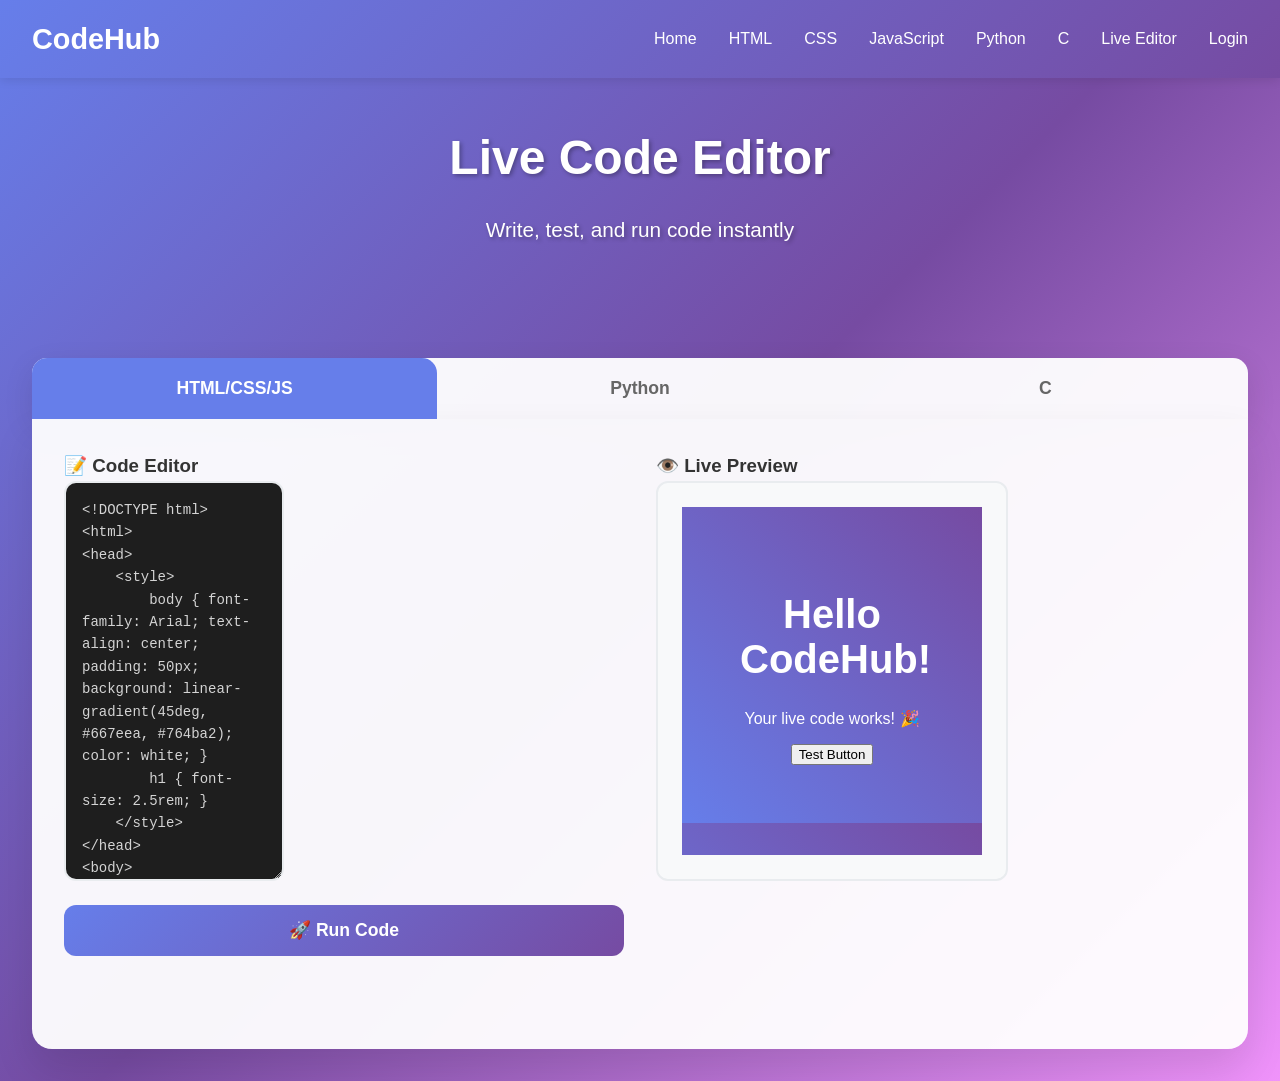
<file: live-editor.html>
<!DOCTYPE html>
<html lang="en">
<head>
    <meta charset="UTF-8">
    <meta name="viewport" content="width=device-width, initial-scale=1.0">
    <title>Live Editor - CodeHub</title>
    <link rel="stylesheet" href="style.css">
    <style>
        /* [KEEP ALL STYLES FROM PREVIOUS VERSION - SAME] */
        body {
            background: linear-gradient(135deg, #667eea, #764ba2, #f093fb) !important;
            min-height: 100vh;
            font-family: 'Segoe UI', Tahoma, Geneva, Verdana, sans-serif;
        }
        
        .editor-hero {
            padding: 120px 2rem 80px;
            text-align: center;
            color: white;
            text-shadow: 2px 2px 4px rgba(0,0,0,0.3);
        }
        
        .editor-hero h1 { font-size: 3rem; margin-bottom: 1rem; }
        .editor-hero p { font-size: 1.3rem; }
        
        .editor-container {
            max-width: 1400px;
            margin: 0 auto;
            padding: 2rem;
        }
        
        .editor-tabs {
            display: flex;
            background: rgba(255,255,255,0.95);
            border-radius: 15px 15px 0 0;
            padding: 0;
            margin-bottom: 0;
            box-shadow: 0 10px 30px rgba(0,0,0,0.1);
        }
        
        .tab-btn {
            flex: 1;
            padding: 20px;
            background: none;
            border: none;
            font-size: 1.1rem;
            font-weight: 600;
            color: #666;
            cursor: pointer;
            border-radius: 15px 15px 0 0;
            transition: all 0.3s ease;
        }
        
        .tab-btn.active {
            background: #667eea;
            color: white;
        }
        
        .tab-btn:hover { background: rgba(102,126,234,0.1); }
        .tab-btn.active:hover { background: #667eea; }
        
        .editor-content {
            background: rgba(255,255,255,0.95);
            border-radius: 0 0 20px 20px;
            padding: 2rem;
            box-shadow: 0 20px 40px rgba(0,0,0,0.1);
            min-height: 70vh;
        }
        
        .editor-grid {
            display: grid;
            grid-template-columns: 1fr 1fr;
            gap: 2rem;
            margin-bottom: 2rem;
        }
        
        .editor-area {
            border: 2px solid #e9ecef;
            border-radius: 12px;
            height: 400px;
            font-family: 'Courier New', monospace;
            font-size: 14px;
            padding: 1rem;
            resize: vertical;
            outline: none;
            transition: border-color 0.3s ease;
            background: #1e1e1e;
            color: #d4d4d4;
            line-height: 1.6;
        }
        
        .editor-area:focus {
            border-color: #667eea;
            box-shadow: 0 0 0 3px rgba(102,126,234,0.1);
        }
        
        .preview-area {
            background: white;
            border: 2px solid #e9ecef;
            border-radius: 12px;
            padding: 1.5rem;
            height: 400px;
            overflow: auto;
            font-family: 'Courier New', monospace;
            white-space: pre-wrap;
            background: #f8f9fa;
        }
        
        .run-btn {
            background: linear-gradient(135deg, #667eea, #764ba2);
            color: white;
            border: none;
            padding: 15px 30px;
            font-size: 1.1rem;
            font-weight: 600;
            border-radius: 12px;
            cursor: pointer;
            transition: transform 0.2s ease, box-shadow 0.2s ease;
            width: 100%;
            margin-top: 1rem;
        }
        
        .run-btn:hover {
            transform: translateY(-2px);
            box-shadow: 0 10px 25px rgba(102,126,234,0.4);
        }
        
        .external-link {
            background: #28a745;
            color: white;
            text-decoration: none;
            padding: 12px 24px;
            border-radius: 8px;
            display: inline-block;
            margin-top: 1rem;
            font-weight: 600;
        }
        
        .external-link:hover {
            background: #218838;
            color: white;
        }
        
        .hidden { display: none; }
        
        @media (max-width: 768px) {
            .editor-grid { grid-template-columns: 1fr; }
            .editor-tabs { flex-direction: column; }
            .tab-btn { border-radius: 0; }
            .tab-btn:first-child { border-radius: 15px 15px 0 0; }
        }
    </style>
</head>
<body>
    <!-- Navbar -->
    <nav class="navbar">
        <div class="nav-brand">CodeHub</div>
        <ul class="nav-links">
            <li><a href="index.html" class="nav-link">Home</a></li>
            <li><a href="html-course.html" class="nav-link">HTML</a></li>
            <li><a href="css-course.html" class="nav-link">CSS</a></li>
            <li><a href="js-course.html" class="nav-link">JavaScript</a></li>
            <li><a href="python-course.html" class="nav-link">Python</a></li>
            <li><a href="c-course.html" class="nav-link">C</a></li>
            <li><a href="live-editor.html" class="nav-link active">Live Editor</a></li>
            <li><a href="#" onclick="showLogin()">Login</a></li>
        </ul>
    </nav>

    <!-- Hero -->
    <div class="editor-hero">
        <h1>Live Code Editor</h1>
        <p>Write, test, and run code instantly</p>
    </div>

    <div class="editor-container">
        <!-- Editor Tabs -->
        <div class="editor-tabs">
            <button class="tab-btn active" onclick="switchTab('html-js')">HTML/CSS/JS</button>
            <button class="tab-btn" onclick="switchTab('python')">Python</button>
            <button class="tab-btn" onclick="switchTab('c')">C</button>
        </div>

        <!-- HTML/CSS/JS Editor - FIXED -->
        <div id="html-js-tab" class="editor-content">
            <div class="editor-grid">
                <div>
                    <h3>📝 Code Editor</h3>
                    <textarea id="code-editor" class="editor-area" placeholder="Write your HTML/CSS/JS here...">
<!DOCTYPE html>
<html>
<head>
    <style>
        body { font-family: Arial; text-align: center; padding: 50px; background: linear-gradient(45deg, #667eea, #764ba2); color: white; }
        h1 { font-size: 2.5rem; }
    </style>
</head>
<body>
    <h1>Hello CodeHub!</h1>
    <p>Your live code works! 🎉</p>
    <button onclick="alert('Live editor works!')">Test Button</button>
</body>
</html>
                    </textarea>
                    <button class="run-btn" onclick="runHtmlCode()">🚀 Run Code</button>
                </div>
                <div>
                    <h3>👁️ Live Preview</h3>
                    <iframe id="preview-frame" class="preview-area" sandbox="allow-scripts allow-same-origin"></iframe>
                </div>
            </div>
        </div>

        <!-- Python Editor - FIXED LINKS -->
        <div id="python-tab" class="editor-content hidden">
            <h3>🐍 Python Playground</h3>
            <p>Professional Python execution with input/output support:</p>
            <a href="https://onecompiler.com/python" target="_blank" class="external-link">
                🎯 Open Python Editor
            </a>
            <div style="margin-top: 2rem; padding: 1.5rem; background: #f8f9fa; border-radius: 12px;">
                <h4>Quick Test:</h4>
                <pre style="background: #1e1e1e; color: #d4d4d4; padding: 1rem; border-radius: 8px; overflow-x: auto;">
print("Hello Python!")
name = input("Enter name: ")
print(f"Hi {name}! Welcome to CodeHub")</pre>
            </div>
        </div>

        <!-- C Editor - FIXED LINKS -->
        <div id="c-tab" class="editor-content hidden">
            <h3>⚡ C Compiler</h3>
            <p>Professional C compilation with full stdio support:</p>
            <a href="https://onecompiler.com/csharp" target="_blank" class="external-link">
                🎯 Open C Compiler
            </a>
            <div style="margin-top: 2rem; padding: 1.5rem; background: #f8f9fa; border-radius: 12px;">
                <h4>Quick Test:</h4>
                <pre style="background: #1e1e1e; color: #d4d4d4; padding: 1rem; border-radius: 8px; overflow-x: auto;">
#include &lt;stdio.h&gt;
int main() {
    printf("Hello C!
");
    int age;
    printf("Enter age: ");
    scanf("%d", &age);
    printf("You are %d years old
", age);
    return 0;
}</pre>
            </div>
        </div>
    </div>

    <script>
        // FIXED: Tab switching function
        function switchTab(tab) {
            // Hide all tabs
            document.querySelectorAll('.editor-content').forEach(el => el.classList.add('hidden'));
            document.querySelectorAll('.tab-btn').forEach(el => el.classList.remove('active'));
            
            // Show selected tab
            document.getElementById(tab + '-tab').classList.remove('hidden');
            event.target.classList.add('active');
            
            // Auto-run HTML preview on tab switch
            if(tab === 'html-js') {
                runHtmlCode();
            }
        }

        // FIXED: HTML preview function
        function runHtmlCode() {
            const code = document.getElementById('code-editor').value;
            const preview = document.getElementById('preview-frame');
            
            preview.srcdoc = code;  // Direct assignment - no regex needed!
        }

        // Auto-run on load
        window.onload = function() {
            runHtmlCode();
        }

        // Live preview while typing (debounced)
        let timeout;
        document.getElementById('code-editor').addEventListener('input', function() {
            clearTimeout(timeout);
            timeout = setTimeout(runHtmlCode, 500);
        });
    </script>

    <!-- Modals -->
    <div id="loginModal" class="modal">
        <div class="modal-content">
            <span class="close" onclick="closeLogin()">&times;</span>
            <h2>Login</h2>
            <form id="loginForm">
                <input type="text" id="loginEmailPhone" placeholder="Email/Phone/Username" required>
                <input type="password" id="loginPassword" placeholder="Password" required>
                <button type="submit">Login</button>
            </form>
        </div>
    </div>

    <div id="registerModal" class="modal">
        <div class="modal-content">
            <span class="close" onclick="closeRegister()">&times;</span>
            <h2>Register</h2>
            <form id="registerForm">
                <input type="text" name="fullName" placeholder="Full Name *" required>
                <input type="email" name="email" placeholder="Email *" required>
                <input type="tel" name="phone" placeholder="Phone Number *" required>
                <input type="text" name="username" placeholder="Username *" required>
                <input type="password" id="regPassword" placeholder="Password (6+ chars) *" required minlength="6">
                <input type="password" id="regConfirmPassword" placeholder="Confirm Password *" required>
                <button type="submit">Create Account</button>
            </form>
        </div>
    </div>

    <script src="script.js"></script>
</body>
</html>
</file>
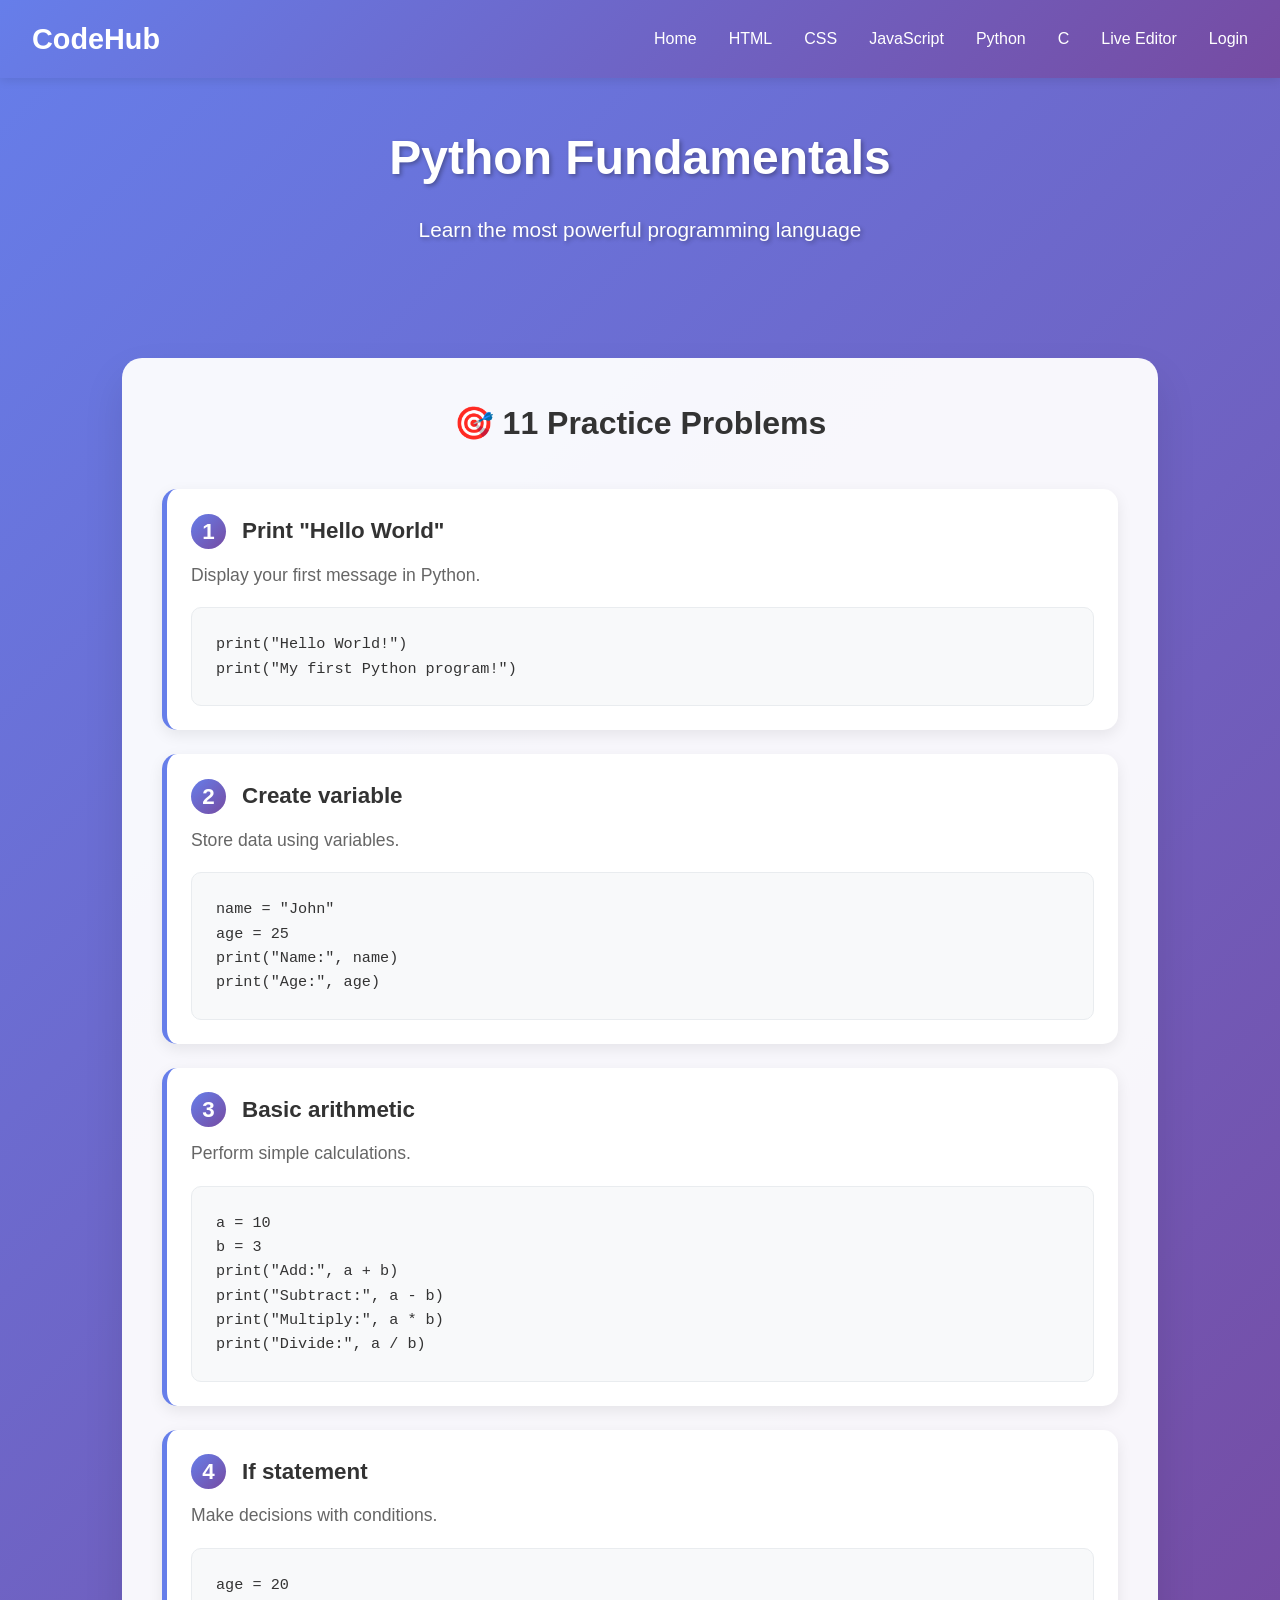
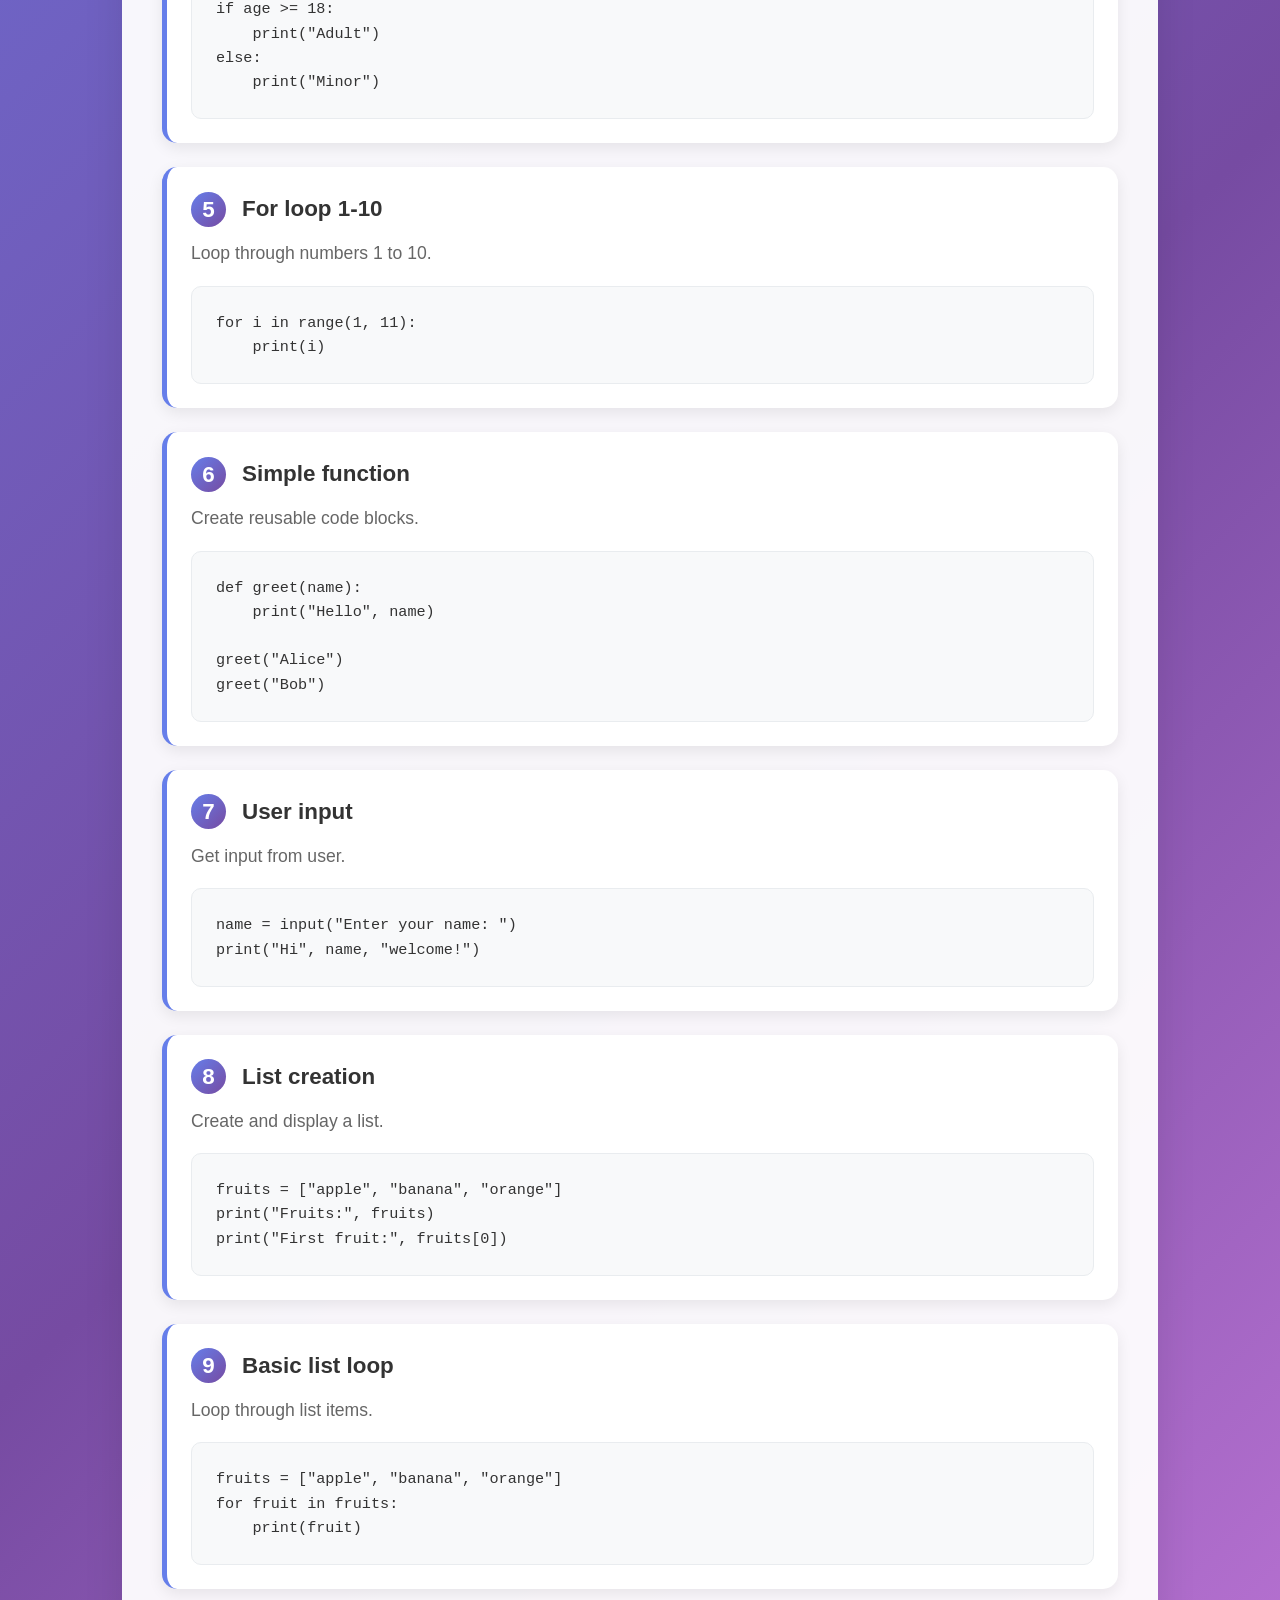
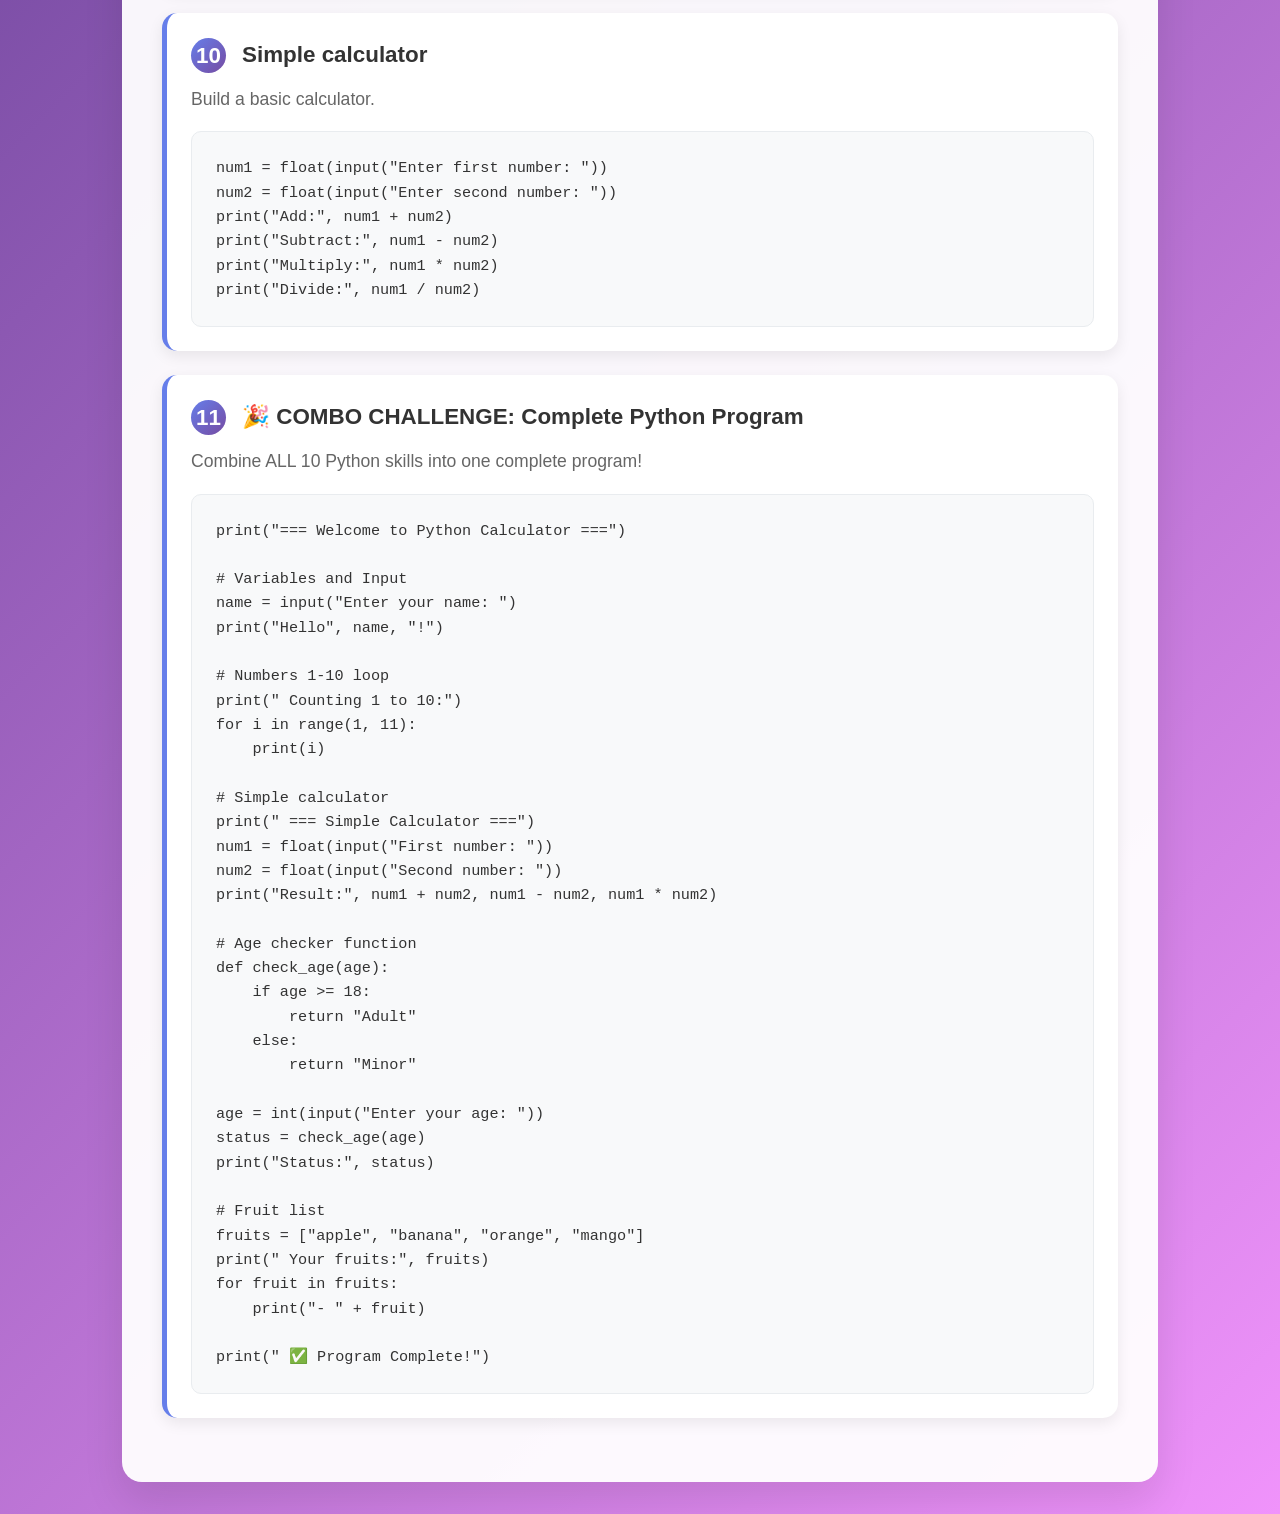
<file: python-course.html>
<!DOCTYPE html>
<html lang="en">
<head>
    <meta charset="UTF-8">
    <meta name="viewport" content="width=device-width, initial-scale=1.0">
    <title>Python Course - CodeHub</title>
    <link rel="stylesheet" href="style.css">
    <style>
        body {
            background: linear-gradient(135deg, #667eea, #764ba2, #f093fb) !important;
            min-height: 100vh;
        }
        
        .course-hero {
            padding: 120px 2rem 80px;
            text-align: center;
            color: white;
            text-shadow: 2px 2px 4px rgba(0,0,0,0.3);
        }
        
        .course-hero h1 { font-size: 3rem; margin-bottom: 1rem; }
        .course-hero p { font-size: 1.3rem; }
        
        .course-content {
            max-width: 1100px;
            margin: 0 auto;
            padding: 2rem;
        }
        
        .problems-list {
            background: rgba(255,255,255,0.95);
            border-radius: 20px;
            padding: 2.5rem;
            box-shadow: 0 20px 40px rgba(0,0,0,0.1);
        }
        
        .problems-list h2 {
            text-align: center;
            color: #333;
            margin-bottom: 2.5rem;
            font-size: 2rem;
        }
        
        .problem-item {
            background: white;
            margin-bottom: 1.5rem;
            padding: 1.5rem;
            border-radius: 15px;
            border-left: 5px solid #667eea;
            box-shadow: 0 5px 15px rgba(0,0,0,0.08);
        }
        
        .problem-number {
            display: inline-block;
            background: linear-gradient(135deg, #667eea, #764ba2);
            color: white;
            width: 35px;
            height: 35px;
            border-radius: 50%;
            text-align: center;
            line-height: 35px;
            font-weight: bold;
            margin-right: 1rem;
        }
        
        .problem-title {
            font-size: 1.4rem;
            font-weight: 600;
            color: #333;
            margin-bottom: 0.8rem;
            display: flex;
            align-items: center;
        }
        
        .problem-description {
            color: #666;
            font-size: 1.1rem;
            margin-bottom: 1.2rem;
            line-height: 1.5;
        }
        
        .problem-code {
            background: #f8f9fa;
            border: 1px solid #e9ecef;
            border-radius: 10px;
            padding: 1.5rem;
            font-family: 'Courier New', monospace;
            font-size: 0.95rem;
            line-height: 1.6;
            overflow-x: auto;
        }
    </style>
</head>
<body>
    <!-- Navbar -->
    <nav class="navbar">
        <div class="nav-brand">CodeHub</div>
        <ul class="nav-links">
            <li><a href="index.html" class="nav-link">Home</a></li>
            <li><a href="html-course.html" class="nav-link">HTML</a></li>
            <li><a href="css-course.html" class="nav-link">CSS</a></li>
            <li><a href="js-course.html" class="nav-link">JavaScript</a></li>
            <li><a href="python-course.html" class="nav-link active">Python</a></li>
            <li><a href="c-course.html" class="nav-link">C</a></li>
            <li><a href="live-editor.html" class="nav-link">Live Editor</a></li>
            <li><a href="#" onclick="showLogin()">Login</a></li>
        </ul>
    </nav>

    <!-- Hero -->
    <div class="course-hero">
        <h1>Python Fundamentals</h1>
        <p>Learn the most powerful programming language</p>
    </div>

    <!-- 11 Problems with Code -->
    <div class="course-content">
        <div class="problems-list">
            <h2>🎯 11 Practice Problems</h2>
            
            <!-- Problem 1 -->
            <div class="problem-item">
                <div class="problem-title">
                    <span class="problem-number">1</span>
                    Print "Hello World"
                </div>
                <div class="problem-description">
                    Display your first message in Python.
                </div>
                <div class="problem-code">
print("Hello World!")<br>
print("My first Python program!")
                </div>
            </div>

            <!-- Problem 2 -->
            <div class="problem-item">
                <div class="problem-title">
                    <span class="problem-number">2</span>
                    Create variable
                </div>
                <div class="problem-description">
                    Store data using variables.
                </div>
                <div class="problem-code">
name = "John"<br>
age = 25<br>
print("Name:", name)<br>
print("Age:", age)
                </div>
            </div>

            <!-- Problem 3 -->
            <div class="problem-item">
                <div class="problem-title">
                    <span class="problem-number">3</span>
                    Basic arithmetic
                </div>
                <div class="problem-description">
                    Perform simple calculations.
                </div>
                <div class="problem-code">
a = 10<br>
b = 3<br>
print("Add:", a + b)<br>
print("Subtract:", a - b)<br>
print("Multiply:", a * b)<br>
print("Divide:", a / b)
                </div>
            </div>

            <!-- Problem 4 -->
            <div class="problem-item">
                <div class="problem-title">
                    <span class="problem-number">4</span>
                    If statement
                </div>
                <div class="problem-description">
                    Make decisions with conditions.
                </div>
                <div class="problem-code">
age = 20<br>
if age >= 18:<br>
&nbsp;&nbsp;&nbsp;&nbsp;print("Adult")<br>
else:<br>
&nbsp;&nbsp;&nbsp;&nbsp;print("Minor")
                </div>
            </div>

            <!-- Problem 5 -->
            <div class="problem-item">
                <div class="problem-title">
                    <span class="problem-number">5</span>
                    For loop 1-10
                </div>
                <div class="problem-description">
                    Loop through numbers 1 to 10.
                </div>
                <div class="problem-code">
for i in range(1, 11):<br>
&nbsp;&nbsp;&nbsp;&nbsp;print(i)
                </div>
            </div>

            <!-- Problem 6 -->
            <div class="problem-item">
                <div class="problem-title">
                    <span class="problem-number">6</span>
                    Simple function
                </div>
                <div class="problem-description">
                    Create reusable code blocks.
                </div>
                <div class="problem-code">
def greet(name):<br>
&nbsp;&nbsp;&nbsp;&nbsp;print("Hello", name)<br>
<br>
greet("Alice")<br>
greet("Bob")
                </div>
            </div>

            <!-- Problem 7 -->
            <div class="problem-item">
                <div class="problem-title">
                    <span class="problem-number">7</span>
                    User input
                </div>
                <div class="problem-description">
                    Get input from user.
                </div>
                <div class="problem-code">
name = input("Enter your name: ")<br>
print("Hi", name, "welcome!")
                </div>
            </div>

            <!-- Problem 8 -->
            <div class="problem-item">
                <div class="problem-title">
                    <span class="problem-number">8</span>
                    List creation
                </div>
                <div class="problem-description">
                    Create and display a list.
                </div>
                <div class="problem-code">
fruits = ["apple", "banana", "orange"]<br>
print("Fruits:", fruits)<br>
print("First fruit:", fruits[0])
                </div>
            </div>

            <!-- Problem 9 -->
            <div class="problem-item">
                <div class="problem-title">
                    <span class="problem-number">9</span>
                    Basic list loop
                </div>
                <div class="problem-description">
                    Loop through list items.
                </div>
                <div class="problem-code">
fruits = ["apple", "banana", "orange"]<br>
for fruit in fruits:<br>
&nbsp;&nbsp;&nbsp;&nbsp;print(fruit)
                </div>
            </div>

            <!-- Problem 10 -->
            <div class="problem-item">
                <div class="problem-title">
                    <span class="problem-number">10</span>
                    Simple calculator
                </div>
                <div class="problem-description">
                    Build a basic calculator.
                </div>
                <div class="problem-code">
num1 = float(input("Enter first number: "))<br>
num2 = float(input("Enter second number: "))<br>
print("Add:", num1 + num2)<br>
print("Subtract:", num1 - num2)<br>
print("Multiply:", num1 * num2)<br>
print("Divide:", num1 / num2)
                </div>
            </div>

            <!-- Problem 11 - COMBO -->
            <div class="problem-item">
                <div class="problem-title">
                    <span class="problem-number">11</span>
                    <strong>🎉 COMBO CHALLENGE: Complete Python Program</strong>
                </div>
                <div class="problem-description">
                    Combine ALL 10 Python skills into one complete program!
                </div>
                <div class="problem-code">
print("=== Welcome to Python Calculator ===")<br>
<br>
# Variables and Input<br>
name = input("Enter your name: ")<br>
print("Hello", name, "!")<br>
<br>
# Numbers 1-10 loop<br>
print("
Counting 1 to 10:")<br>
for i in range(1, 11):<br>
&nbsp;&nbsp;&nbsp;&nbsp;print(i)<br>
<br>
# Simple calculator<br>
print("
=== Simple Calculator ===")<br>
num1 = float(input("First number: "))<br>
num2 = float(input("Second number: "))<br>
print("Result:", num1 + num2, num1 - num2, num1 * num2)<br>
<br>
# Age checker function<br>
def check_age(age):<br>
&nbsp;&nbsp;&nbsp;&nbsp;if age >= 18:<br>
&nbsp;&nbsp;&nbsp;&nbsp;&nbsp;&nbsp;&nbsp;&nbsp;return "Adult"<br>
&nbsp;&nbsp;&nbsp;&nbsp;else:<br>
&nbsp;&nbsp;&nbsp;&nbsp;&nbsp;&nbsp;&nbsp;&nbsp;return "Minor"<br>
<br>
age = int(input("Enter your age: "))<br>
status = check_age(age)<br>
print("Status:", status)<br>
<br>
# Fruit list<br>
fruits = ["apple", "banana", "orange", "mango"]<br>
print("
Your fruits:", fruits)<br>
for fruit in fruits:<br>
&nbsp;&nbsp;&nbsp;&nbsp;print("- " + fruit)<br>
<br>
print("
✅ Program Complete!")
                </div>
            </div>
        </div>
    </div>

    <!-- Modals -->
    <div id="loginModal" class="modal">
        <div class="modal-content">
            <span class="close" onclick="closeLogin()">&times;</span>
            <h2>Login</h2>
            <form id="loginForm">
                <input type="text" id="loginEmailPhone" placeholder="Email/Phone/Username" required>
                <input type="password" id="loginPassword" placeholder="Password" required>
                <button type="submit">Login</button>
            </form>
        </div>
    </div>

    <div id="registerModal" class="modal">
        <div class="modal-content">
            <span class="close" onclick="closeRegister()">&times;</span>
            <h2>Register</h2>
            <form id="registerForm">
                <input type="text" name="fullName" placeholder="Full Name *" required>
                <input type="email" name="email" placeholder="Email *" required>
                <input type="tel" name="phone" placeholder="Phone Number *" required>
                <input type="text" name="username" placeholder="Username *" required>
                <input type="password" id="regPassword" placeholder="Password (6+ chars) *" required minlength="6">
                <input type="password" id="regConfirmPassword" placeholder="Confirm Password *" required>
                <button type="submit">Create Account</button>
            </form>
        </div>
    </div>

    <script src="script.js"></script>
</body>
</html>
</file>
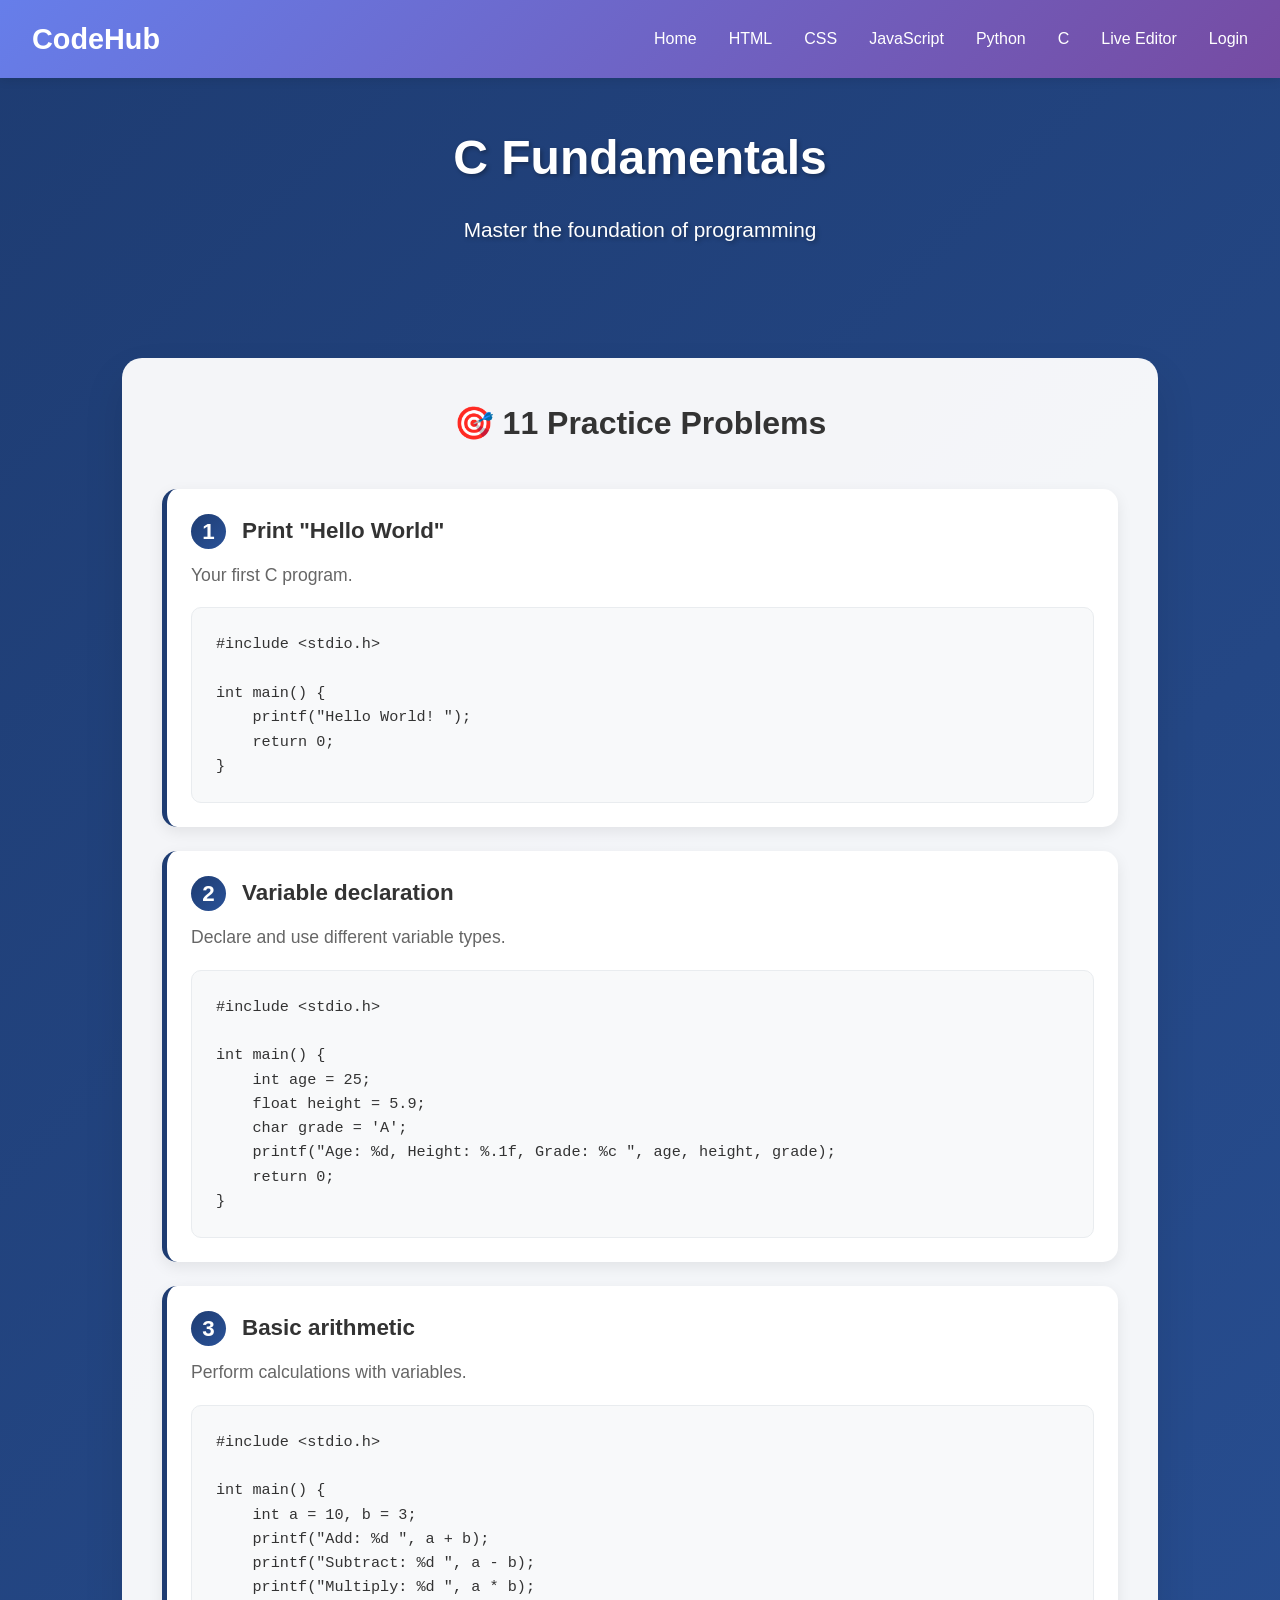
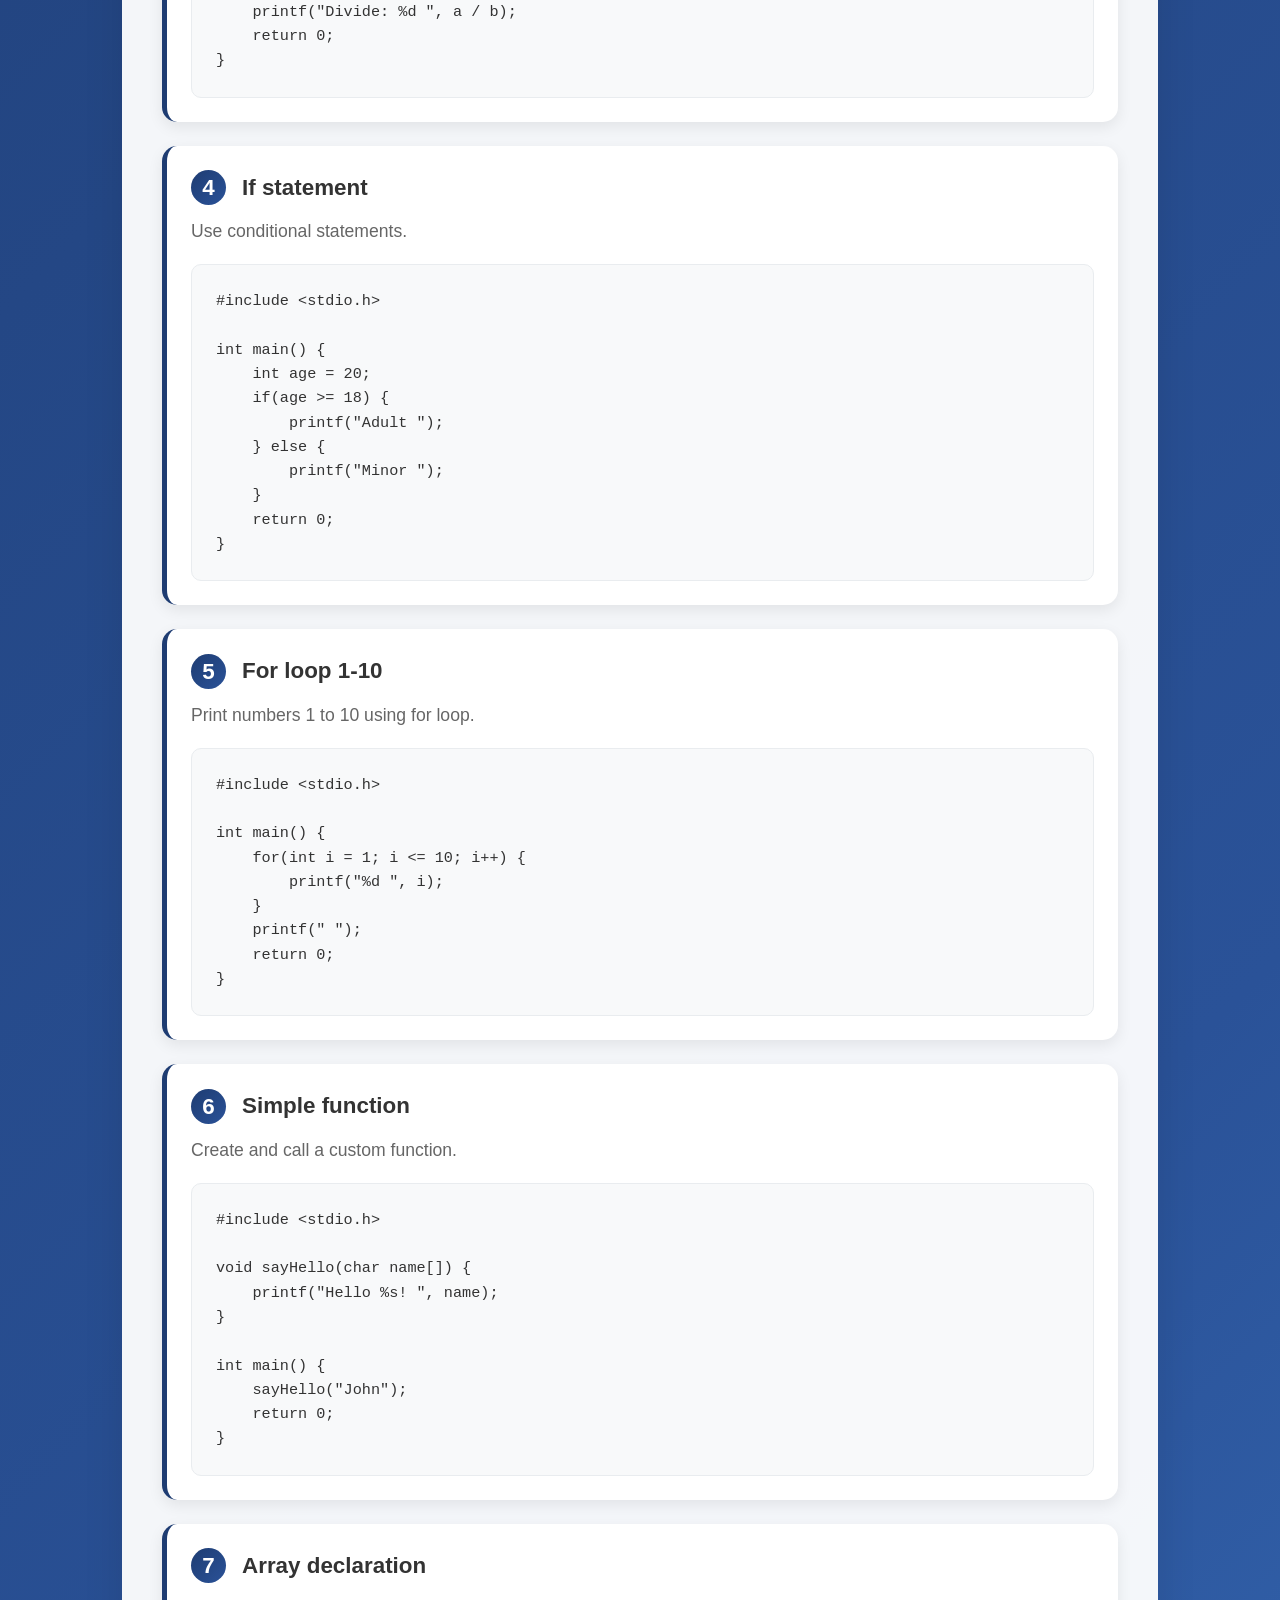
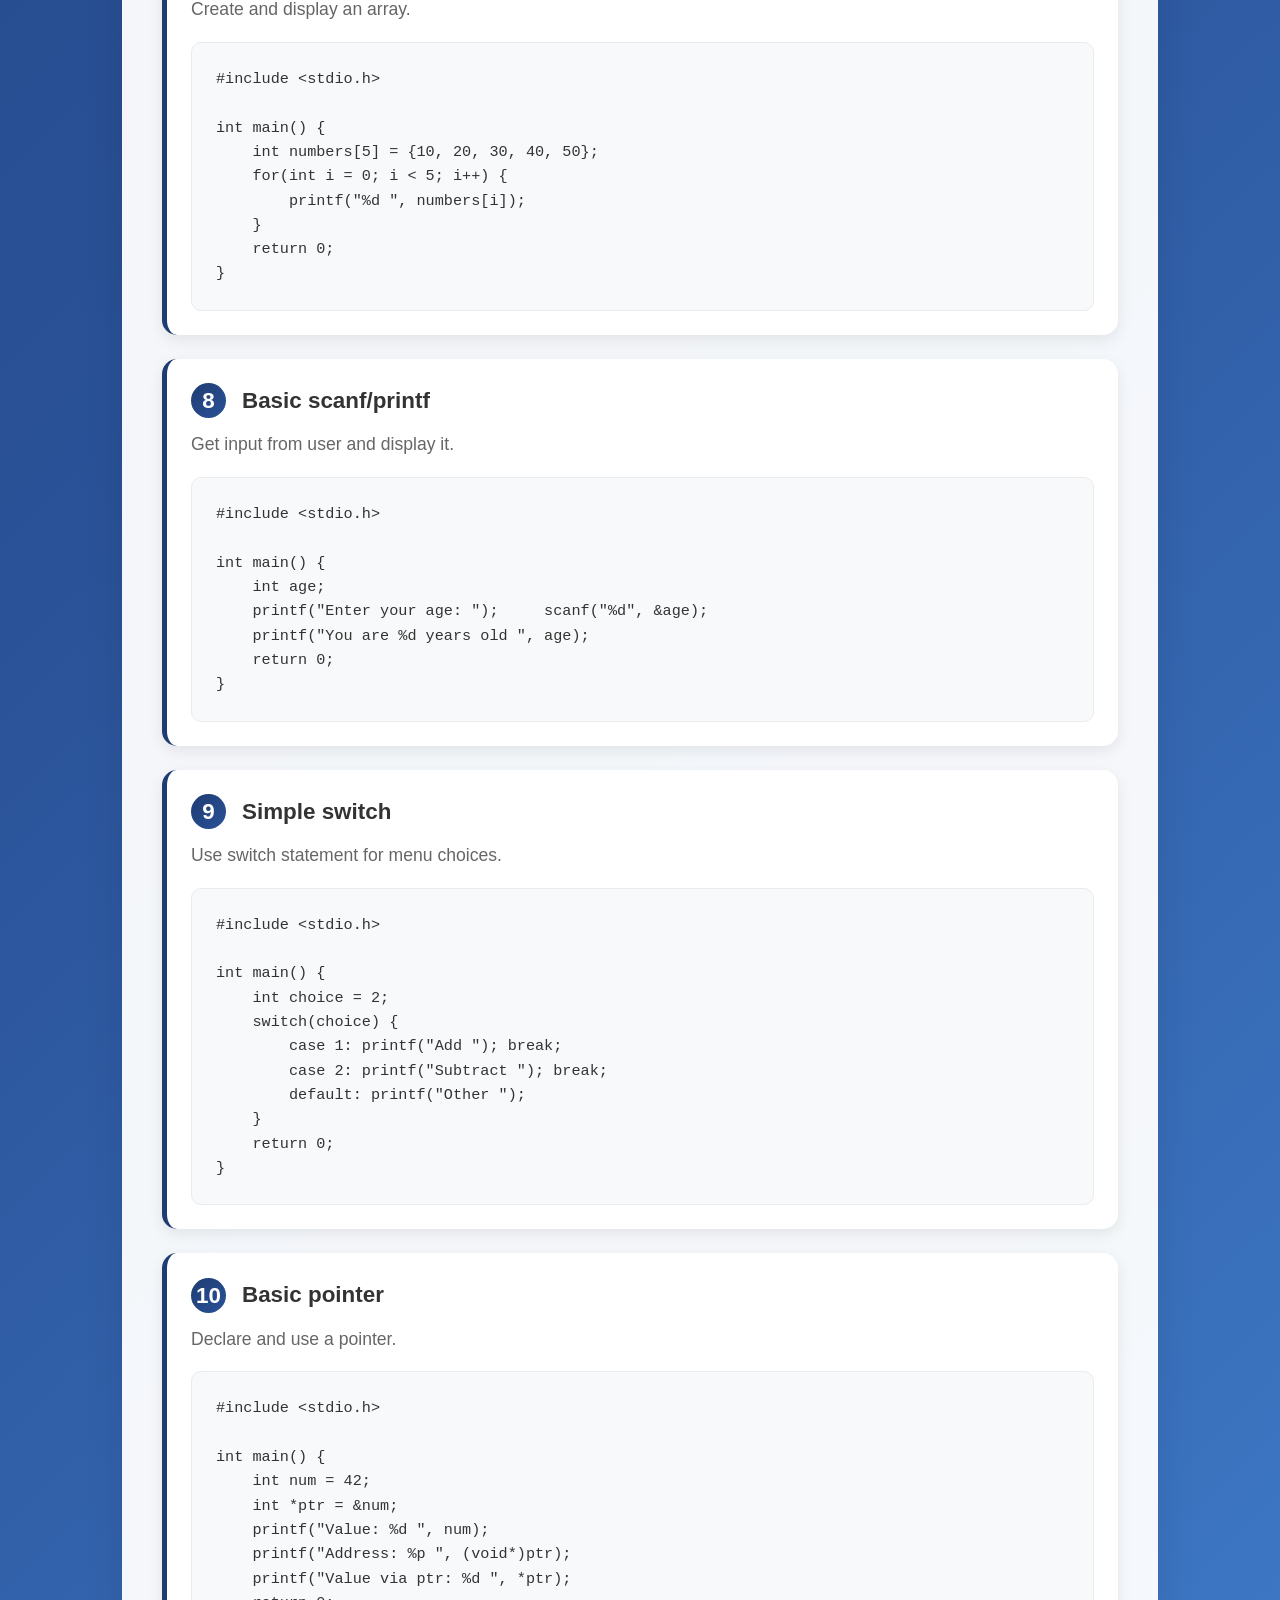
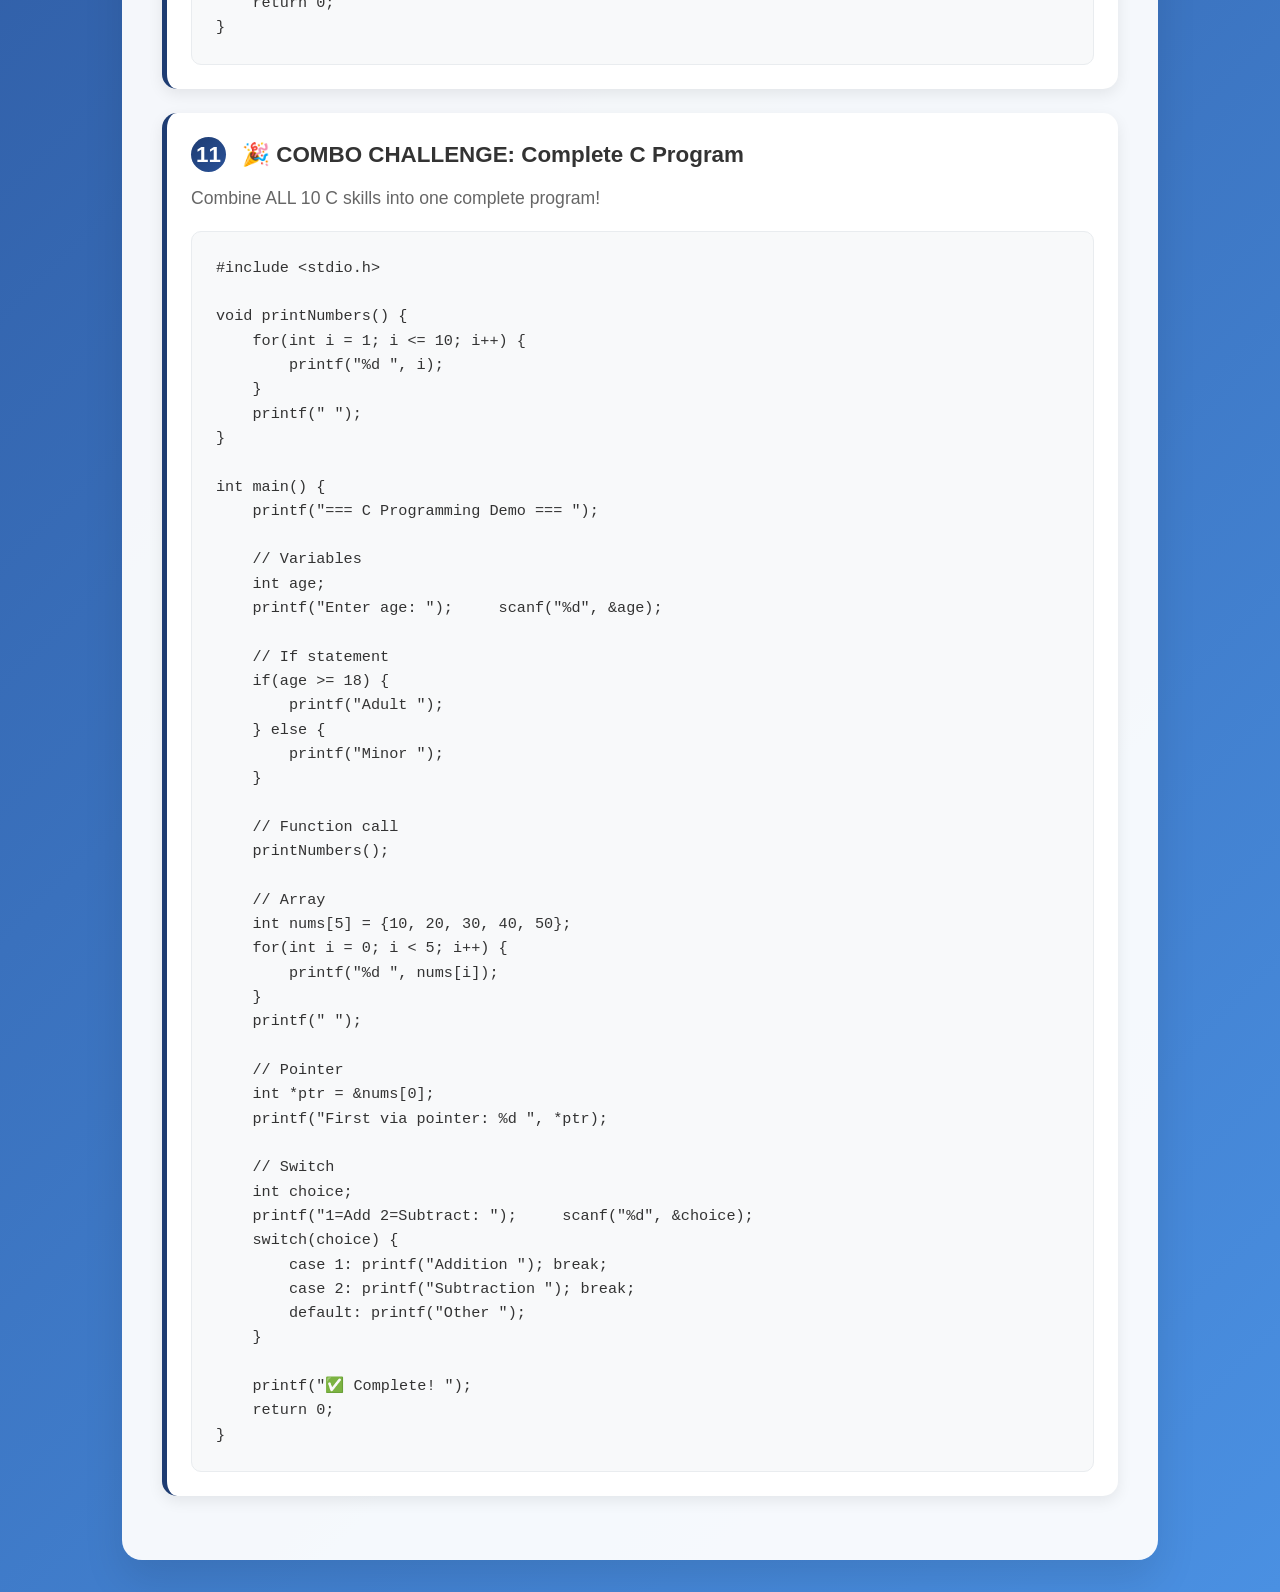
<file: codehub/c-course.html>
<!DOCTYPE html>
<html lang="en">
<head>
    <meta charset="UTF-8">
    <meta name="viewport" content="width=device-width, initial-scale=1.0">
    <title>C Course - CodeHub</title>
    <link rel="stylesheet" href="style.css">
    <style>
        body {
            background: linear-gradient(135deg, #1E3C72, #2A5298, #4A90E2) !important;
            min-height: 100vh;
        }
        
        .course-hero {
            padding: 120px 2rem 80px;
            text-align: center;
            color: white;
            text-shadow: 2px 2px 4px rgba(0,0,0,0.3);
        }
        
        .course-hero h1 { font-size: 3rem; margin-bottom: 1rem; }
        .course-hero p { font-size: 1.3rem; }
        
        .course-content {
            max-width: 1100px;
            margin: 0 auto;
            padding: 2rem;
        }
        
        .problems-list {
            background: rgba(255,255,255,0.95);
            border-radius: 20px;
            padding: 2.5rem;
            box-shadow: 0 20px 40px rgba(0,0,0,0.1);
        }
        
        .problems-list h2 {
            text-align: center;
            color: #333;
            margin-bottom: 2.5rem;
            font-size: 2rem;
        }
        
        .problem-item {
            background: white;
            margin-bottom: 1.5rem;
            padding: 1.5rem;
            border-radius: 15px;
            border-left: 5px solid #1E3C72;
            box-shadow: 0 5px 15px rgba(0,0,0,0.08);
        }
        
        .problem-number {
            display: inline-block;
            background: linear-gradient(135deg, #1E3C72, #2A5298);
            color: white;
            width: 35px;
            height: 35px;
            border-radius: 50%;
            text-align: center;
            line-height: 35px;
            font-weight: bold;
            margin-right: 1rem;
        }
        
        .problem-title {
            font-size: 1.4rem;
            font-weight: 600;
            color: #333;
            margin-bottom: 0.8rem;
            display: flex;
            align-items: center;
        }
        
        .problem-description {
            color: #666;
            font-size: 1.1rem;
            margin-bottom: 1.2rem;
            line-height: 1.5;
        }
        
        .problem-code {
            background: #f8f9fa;
            border: 1px solid #e9ecef;
            border-radius: 10px;
            padding: 1.5rem;
            font-family: 'Courier New', monospace;
            font-size: 0.95rem;
            line-height: 1.6;
            overflow-x: auto;
        }
    </style>
</head>
<body>
    <!-- Navbar -->
    <nav class="navbar">
        <div class="nav-brand">CodeHub</div>
        <ul class="nav-links">
            <li><a href="index.html" class="nav-link">Home</a></li>
            <li><a href="html-course.html" class="nav-link">HTML</a></li>
            <li><a href="css-course.html" class="nav-link">CSS</a></li>
            <li><a href="js-course.html" class="nav-link">JavaScript</a></li>
            <li><a href="python-course.html" class="nav-link">Python</a></li>
            <li><a href="c-course.html" class="nav-link active">C</a></li>
            <li><a href="live-editor.html" class="nav-link">Live Editor</a></li>
            <li><a href="#" onclick="showLogin()">Login</a></li>
        </ul>
    </nav>

    <!-- Hero -->
    <div class="course-hero">
        <h1>C Fundamentals</h1>
        <p>Master the foundation of programming</p>
    </div>

    <!-- 11 Problems with Code -->
    <div class="course-content">
        <div class="problems-list">
            <h2>🎯 11 Practice Problems</h2>
            
            <!-- Problem 1 -->
            <div class="problem-item">
                <div class="problem-title">
                    <span class="problem-number">1</span>
                    Print "Hello World"
                </div>
                <div class="problem-description">
                    Your first C program.
                </div>
                <div class="problem-code">
#include &lt;stdio.h&gt;<br>
<br>
int main() {<br>
&nbsp;&nbsp;&nbsp;&nbsp;printf("Hello World!
");<br>
&nbsp;&nbsp;&nbsp;&nbsp;return 0;<br>
}
                </div>
            </div>

            <!-- Problem 2 -->
            <div class="problem-item">
                <div class="problem-title">
                    <span class="problem-number">2</span>
                    Variable declaration
                </div>
                <div class="problem-description">
                    Declare and use different variable types.
                </div>
                <div class="problem-code">
#include &lt;stdio.h&gt;<br>
<br>
int main() {<br>
&nbsp;&nbsp;&nbsp;&nbsp;int age = 25;<br>
&nbsp;&nbsp;&nbsp;&nbsp;float height = 5.9;<br>
&nbsp;&nbsp;&nbsp;&nbsp;char grade = 'A';<br>
&nbsp;&nbsp;&nbsp;&nbsp;printf("Age: %d, Height: %.1f, Grade: %c
", age, height, grade);<br>
&nbsp;&nbsp;&nbsp;&nbsp;return 0;<br>
}
                </div>
            </div>

            <!-- Problem 3 -->
            <div class="problem-item">
                <div class="problem-title">
                    <span class="problem-number">3</span>
                    Basic arithmetic
                </div>
                <div class="problem-description">
                    Perform calculations with variables.
                </div>
                <div class="problem-code">
#include &lt;stdio.h&gt;<br>
<br>
int main() {<br>
&nbsp;&nbsp;&nbsp;&nbsp;int a = 10, b = 3;<br>
&nbsp;&nbsp;&nbsp;&nbsp;printf("Add: %d
", a + b);<br>
&nbsp;&nbsp;&nbsp;&nbsp;printf("Subtract: %d
", a - b);<br>
&nbsp;&nbsp;&nbsp;&nbsp;printf("Multiply: %d
", a * b);<br>
&nbsp;&nbsp;&nbsp;&nbsp;printf("Divide: %d
", a / b);<br>
&nbsp;&nbsp;&nbsp;&nbsp;return 0;<br>
}
                </div>
            </div>

            <!-- Problem 4 -->
            <div class="problem-item">
                <div class="problem-title">
                    <span class="problem-number">4</span>
                    If statement
                </div>
                <div class="problem-description">
                    Use conditional statements.
                </div>
                <div class="problem-code">
#include &lt;stdio.h&gt;<br>
<br>
int main() {<br>
&nbsp;&nbsp;&nbsp;&nbsp;int age = 20;<br>
&nbsp;&nbsp;&nbsp;&nbsp;if(age >= 18) {<br>
&nbsp;&nbsp;&nbsp;&nbsp;&nbsp;&nbsp;&nbsp;&nbsp;printf("Adult
");<br>
&nbsp;&nbsp;&nbsp;&nbsp;} else {<br>
&nbsp;&nbsp;&nbsp;&nbsp;&nbsp;&nbsp;&nbsp;&nbsp;printf("Minor
");<br>
&nbsp;&nbsp;&nbsp;&nbsp;}<br>
&nbsp;&nbsp;&nbsp;&nbsp;return 0;<br>
}
                </div>
            </div>

            <!-- Problem 5 -->
            <div class="problem-item">
                <div class="problem-title">
                    <span class="problem-number">5</span>
                    For loop 1-10
                </div>
                <div class="problem-description">
                    Print numbers 1 to 10 using for loop.
                </div>
                <div class="problem-code">
#include &lt;stdio.h&gt;<br>
<br>
int main() {<br>
&nbsp;&nbsp;&nbsp;&nbsp;for(int i = 1; i &lt;= 10; i++) {<br>
&nbsp;&nbsp;&nbsp;&nbsp;&nbsp;&nbsp;&nbsp;&nbsp;printf("%d ", i);<br>
&nbsp;&nbsp;&nbsp;&nbsp;}<br>
&nbsp;&nbsp;&nbsp;&nbsp;printf("
");<br>
&nbsp;&nbsp;&nbsp;&nbsp;return 0;<br>
}
                </div>
            </div>

            <!-- Problem 6 -->
            <div class="problem-item">
                <div class="problem-title">
                    <span class="problem-number">6</span>
                    Simple function
                </div>
                <div class="problem-description">
                    Create and call a custom function.
                </div>
                <div class="problem-code">
#include &lt;stdio.h&gt;<br>
<br>
void sayHello(char name[]) {<br>
&nbsp;&nbsp;&nbsp;&nbsp;printf("Hello %s!
", name);<br>
}<br>
<br>
int main() {<br>
&nbsp;&nbsp;&nbsp;&nbsp;sayHello("John");<br>
&nbsp;&nbsp;&nbsp;&nbsp;return 0;<br>
}
                </div>
            </div>

            <!-- Problem 7 -->
            <div class="problem-item">
                <div class="problem-title">
                    <span class="problem-number">7</span>
                    Array declaration
                </div>
                <div class="problem-description">
                    Create and display an array.
                </div>
                <div class="problem-code">
#include &lt;stdio.h&gt;<br>
<br>
int main() {<br>
&nbsp;&nbsp;&nbsp;&nbsp;int numbers[5] = {10, 20, 30, 40, 50};<br>
&nbsp;&nbsp;&nbsp;&nbsp;for(int i = 0; i &lt; 5; i++) {<br>
&nbsp;&nbsp;&nbsp;&nbsp;&nbsp;&nbsp;&nbsp;&nbsp;printf("%d ", numbers[i]);<br>
&nbsp;&nbsp;&nbsp;&nbsp;}<br>
&nbsp;&nbsp;&nbsp;&nbsp;return 0;<br>
}
                </div>
            </div>

            <!-- Problem 8 -->
            <div class="problem-item">
                <div class="problem-title">
                    <span class="problem-number">8</span>
                    Basic scanf/printf
                </div>
                <div class="problem-description">
                    Get input from user and display it.
                </div>
                <div class="problem-code">
#include &lt;stdio.h&gt;<br>
<br>
int main() {<br>
&nbsp;&nbsp;&nbsp;&nbsp;int age;<br>
&nbsp;&nbsp;&nbsp;&nbsp;printf("Enter your age: ");
&nbsp;&nbsp;&nbsp;&nbsp;scanf("%d", &amp;age);<br>
&nbsp;&nbsp;&nbsp;&nbsp;printf("You are %d years old
", age);<br>
&nbsp;&nbsp;&nbsp;&nbsp;return 0;<br>
}
                </div>
            </div>

            <!-- Problem 9 -->
            <div class="problem-item">
                <div class="problem-title">
                    <span class="problem-number">9</span>
                    Simple switch
                </div>
                <div class="problem-description">
                    Use switch statement for menu choices.
                </div>
                <div class="problem-code">
#include &lt;stdio.h&gt;<br>
<br>
int main() {<br>
&nbsp;&nbsp;&nbsp;&nbsp;int choice = 2;<br>
&nbsp;&nbsp;&nbsp;&nbsp;switch(choice) {<br>
&nbsp;&nbsp;&nbsp;&nbsp;&nbsp;&nbsp;&nbsp;&nbsp;case 1: printf("Add
"); break;<br>
&nbsp;&nbsp;&nbsp;&nbsp;&nbsp;&nbsp;&nbsp;&nbsp;case 2: printf("Subtract
"); break;<br>
&nbsp;&nbsp;&nbsp;&nbsp;&nbsp;&nbsp;&nbsp;&nbsp;default: printf("Other
");<br>
&nbsp;&nbsp;&nbsp;&nbsp;}<br>
&nbsp;&nbsp;&nbsp;&nbsp;return 0;<br>
}
                </div>
            </div>

            <!-- Problem 10 -->
            <div class="problem-item">
                <div class="problem-title">
                    <span class="problem-number">10</span>
                    Basic pointer
                </div>
                <div class="problem-description">
                    Declare and use a pointer.
                </div>
                <div class="problem-code">
#include &lt;stdio.h&gt;<br>
<br>
int main() {<br>
&nbsp;&nbsp;&nbsp;&nbsp;int num = 42;<br>
&nbsp;&nbsp;&nbsp;&nbsp;int *ptr = &amp;num;<br>
&nbsp;&nbsp;&nbsp;&nbsp;printf("Value: %d
", num);<br>
&nbsp;&nbsp;&nbsp;&nbsp;printf("Address: %p
", (void*)ptr);<br>
&nbsp;&nbsp;&nbsp;&nbsp;printf("Value via ptr: %d
", *ptr);<br>
&nbsp;&nbsp;&nbsp;&nbsp;return 0;<br>
}
                </div>
            </div>

            <!-- Problem 11 - COMBO -->
            <div class="problem-item">
                <div class="problem-title">
                    <span class="problem-number">11</span>
                    <strong>🎉 COMBO CHALLENGE: Complete C Program</strong>
                </div>
                <div class="problem-description">
                    Combine ALL 10 C skills into one complete program!
                </div>
                <div class="problem-code">
#include &lt;stdio.h&gt;<br>
<br>
void printNumbers() {<br>
&nbsp;&nbsp;&nbsp;&nbsp;for(int i = 1; i &lt;= 10; i++) {<br>
&nbsp;&nbsp;&nbsp;&nbsp;&nbsp;&nbsp;&nbsp;&nbsp;printf("%d ", i);<br>
&nbsp;&nbsp;&nbsp;&nbsp;}<br>
&nbsp;&nbsp;&nbsp;&nbsp;printf("
");<br>
}<br>
<br>
int main() {<br>
&nbsp;&nbsp;&nbsp;&nbsp;printf("=== C Programming Demo ===
");<br>
<br>
&nbsp;&nbsp;&nbsp;&nbsp;// Variables<br>
&nbsp;&nbsp;&nbsp;&nbsp;int age;<br>
&nbsp;&nbsp;&nbsp;&nbsp;printf("Enter age: ");
&nbsp;&nbsp;&nbsp;&nbsp;scanf("%d", &amp;age);<br>
<br>
&nbsp;&nbsp;&nbsp;&nbsp;// If statement<br>
&nbsp;&nbsp;&nbsp;&nbsp;if(age >= 18) {<br>
&nbsp;&nbsp;&nbsp;&nbsp;&nbsp;&nbsp;&nbsp;&nbsp;printf("Adult
");<br>
&nbsp;&nbsp;&nbsp;&nbsp;} else {<br>
&nbsp;&nbsp;&nbsp;&nbsp;&nbsp;&nbsp;&nbsp;&nbsp;printf("Minor
");<br>
&nbsp;&nbsp;&nbsp;&nbsp;}<br>
<br>
&nbsp;&nbsp;&nbsp;&nbsp;// Function call<br>
&nbsp;&nbsp;&nbsp;&nbsp;printNumbers();<br>
<br>
&nbsp;&nbsp;&nbsp;&nbsp;// Array<br>
&nbsp;&nbsp;&nbsp;&nbsp;int nums[5] = {10, 20, 30, 40, 50};<br>
&nbsp;&nbsp;&nbsp;&nbsp;for(int i = 0; i &lt; 5; i++) {<br>
&nbsp;&nbsp;&nbsp;&nbsp;&nbsp;&nbsp;&nbsp;&nbsp;printf("%d ", nums[i]);<br>
&nbsp;&nbsp;&nbsp;&nbsp;}<br>
&nbsp;&nbsp;&nbsp;&nbsp;printf("
");<br>
<br>
&nbsp;&nbsp;&nbsp;&nbsp;// Pointer<br>
&nbsp;&nbsp;&nbsp;&nbsp;int *ptr = &amp;nums[0];<br>
&nbsp;&nbsp;&nbsp;&nbsp;printf("First via pointer: %d
", *ptr);<br>
<br>
&nbsp;&nbsp;&nbsp;&nbsp;// Switch<br>
&nbsp;&nbsp;&nbsp;&nbsp;int choice;<br>
&nbsp;&nbsp;&nbsp;&nbsp;printf("1=Add 2=Subtract: ");
&nbsp;&nbsp;&nbsp;&nbsp;scanf("%d", &amp;choice);<br>
&nbsp;&nbsp;&nbsp;&nbsp;switch(choice) {<br>
&nbsp;&nbsp;&nbsp;&nbsp;&nbsp;&nbsp;&nbsp;&nbsp;case 1: printf("Addition
"); break;<br>
&nbsp;&nbsp;&nbsp;&nbsp;&nbsp;&nbsp;&nbsp;&nbsp;case 2: printf("Subtraction
"); break;<br>
&nbsp;&nbsp;&nbsp;&nbsp;&nbsp;&nbsp;&nbsp;&nbsp;default: printf("Other
");<br>
&nbsp;&nbsp;&nbsp;&nbsp;}<br>
<br>
&nbsp;&nbsp;&nbsp;&nbsp;printf("✅ Complete!
");<br>
&nbsp;&nbsp;&nbsp;&nbsp;return 0;<br>
}
                </div>
            </div>
        </div>
    </div>

    <!-- Modals -->
    <div id="loginModal" class="modal">
        <div class="modal-content">
            <span class="close" onclick="closeLogin()">&times;</span>
            <h2>Login</h2>
            <form id="loginForm">
                <input type="text" id="loginEmailPhone" placeholder="Email/Phone/Username" required>
                <input type="password" id="loginPassword" placeholder="Password" required>
                <button type="submit">Login</button>
            </form>
        </div>
    </div>

    <div id="registerModal" class="modal">
        <div class="modal-content">
            <span class="close" onclick="closeRegister()">&times;</span>
            <h2>Register</h2>
            <form id="registerForm">
                <input type="text" name="fullName" placeholder="Full Name *" required>
                <input type="email" name="email" placeholder="Email *" required>
                <input type="tel" name="phone" placeholder="Phone Number *" required>
                <input type="text" name="username" placeholder="Username *" required>
                <input type="password" id="regPassword" placeholder="Password (6+ chars) *" required minlength="6">
                <input type="password" id="regConfirmPassword" placeholder="Confirm Password *" required>
                <button type="submit">Create Account</button>
            </form>
        </div>
    </div>

    <script src="script.js"></script>
</body>
</html>
</file>
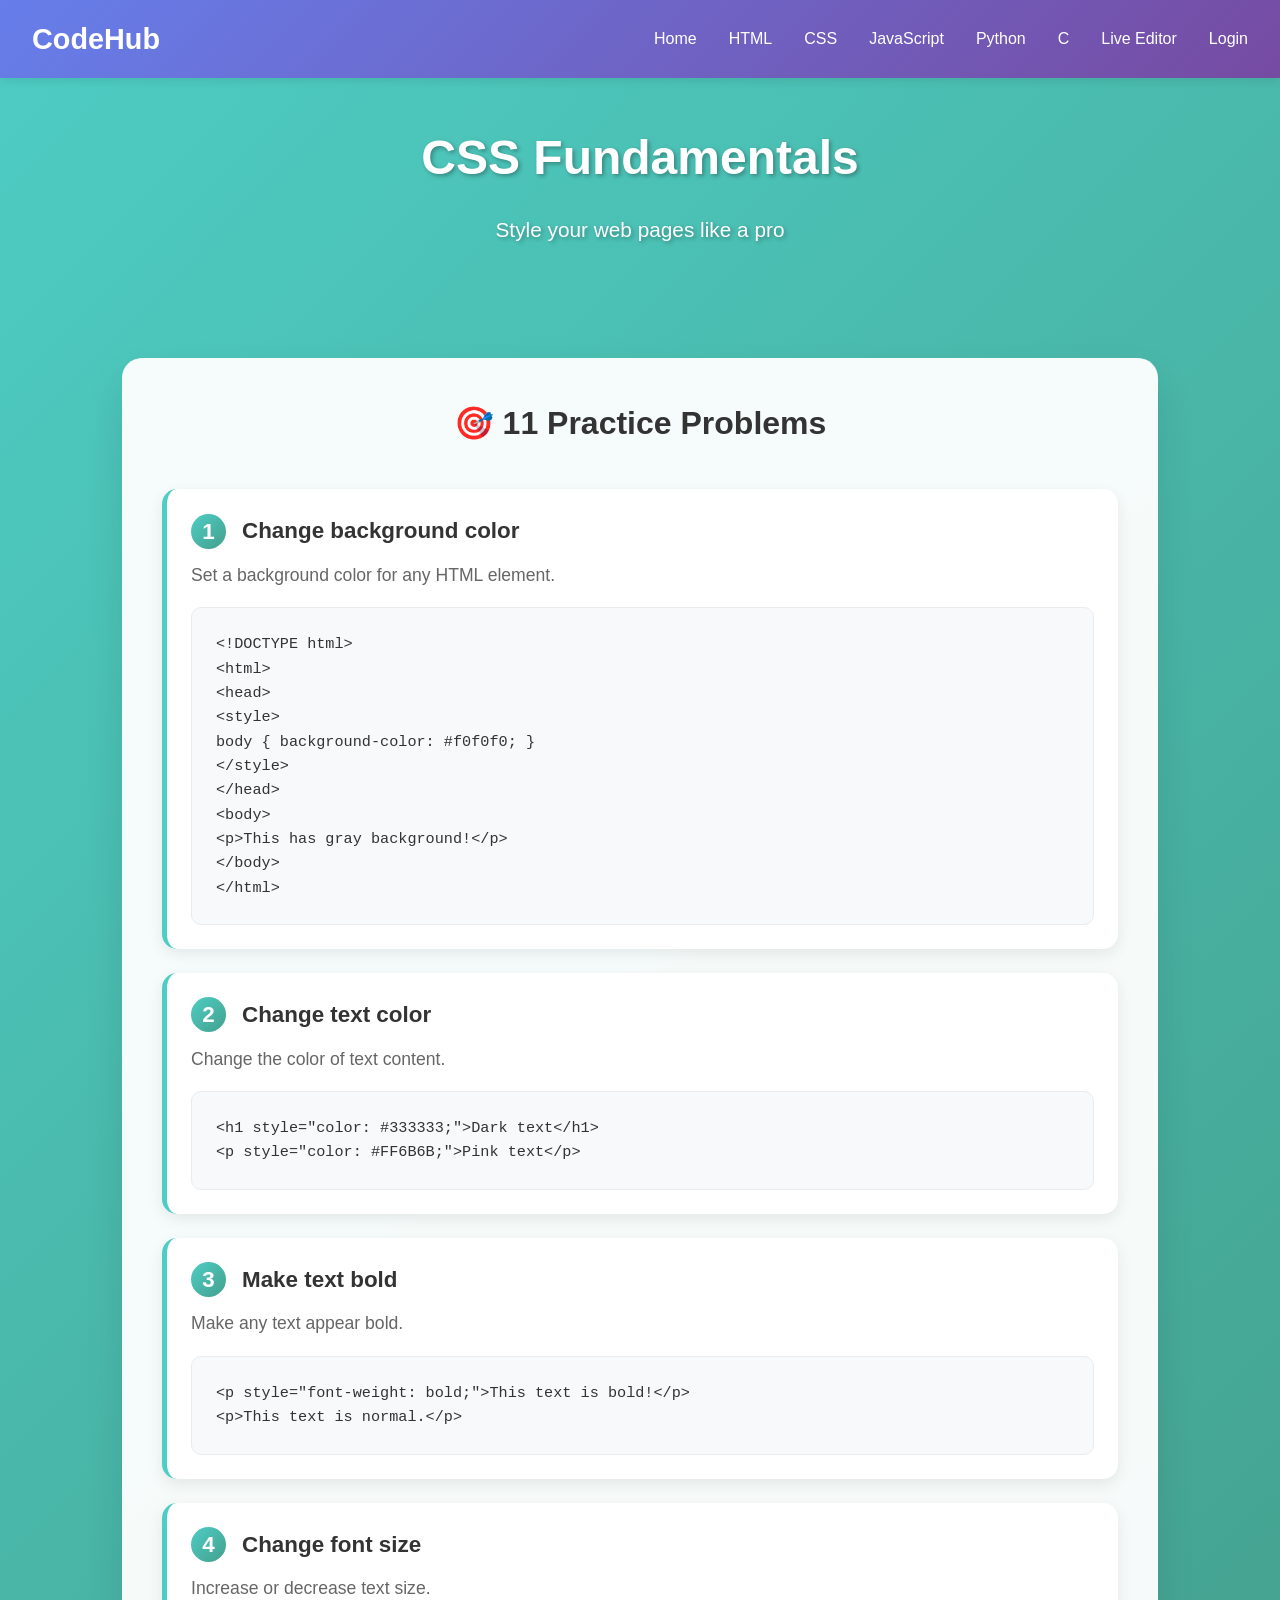
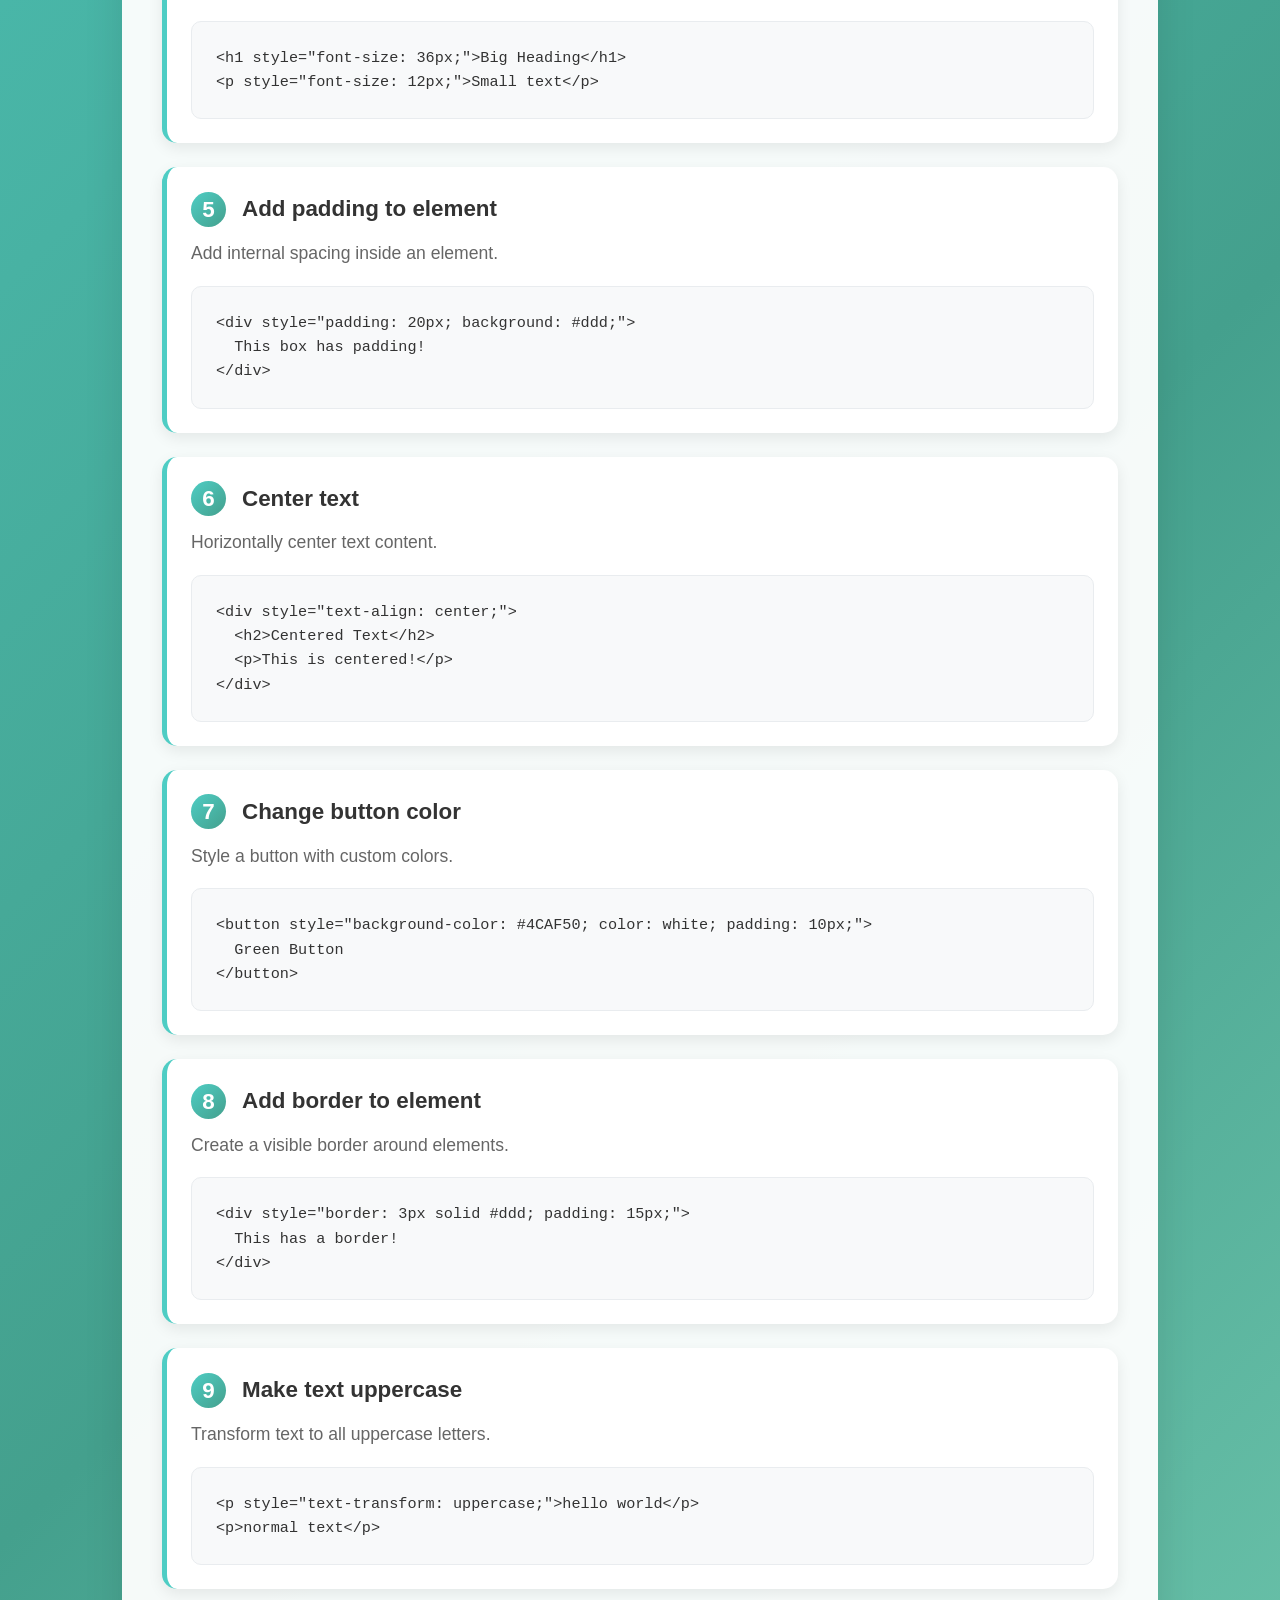
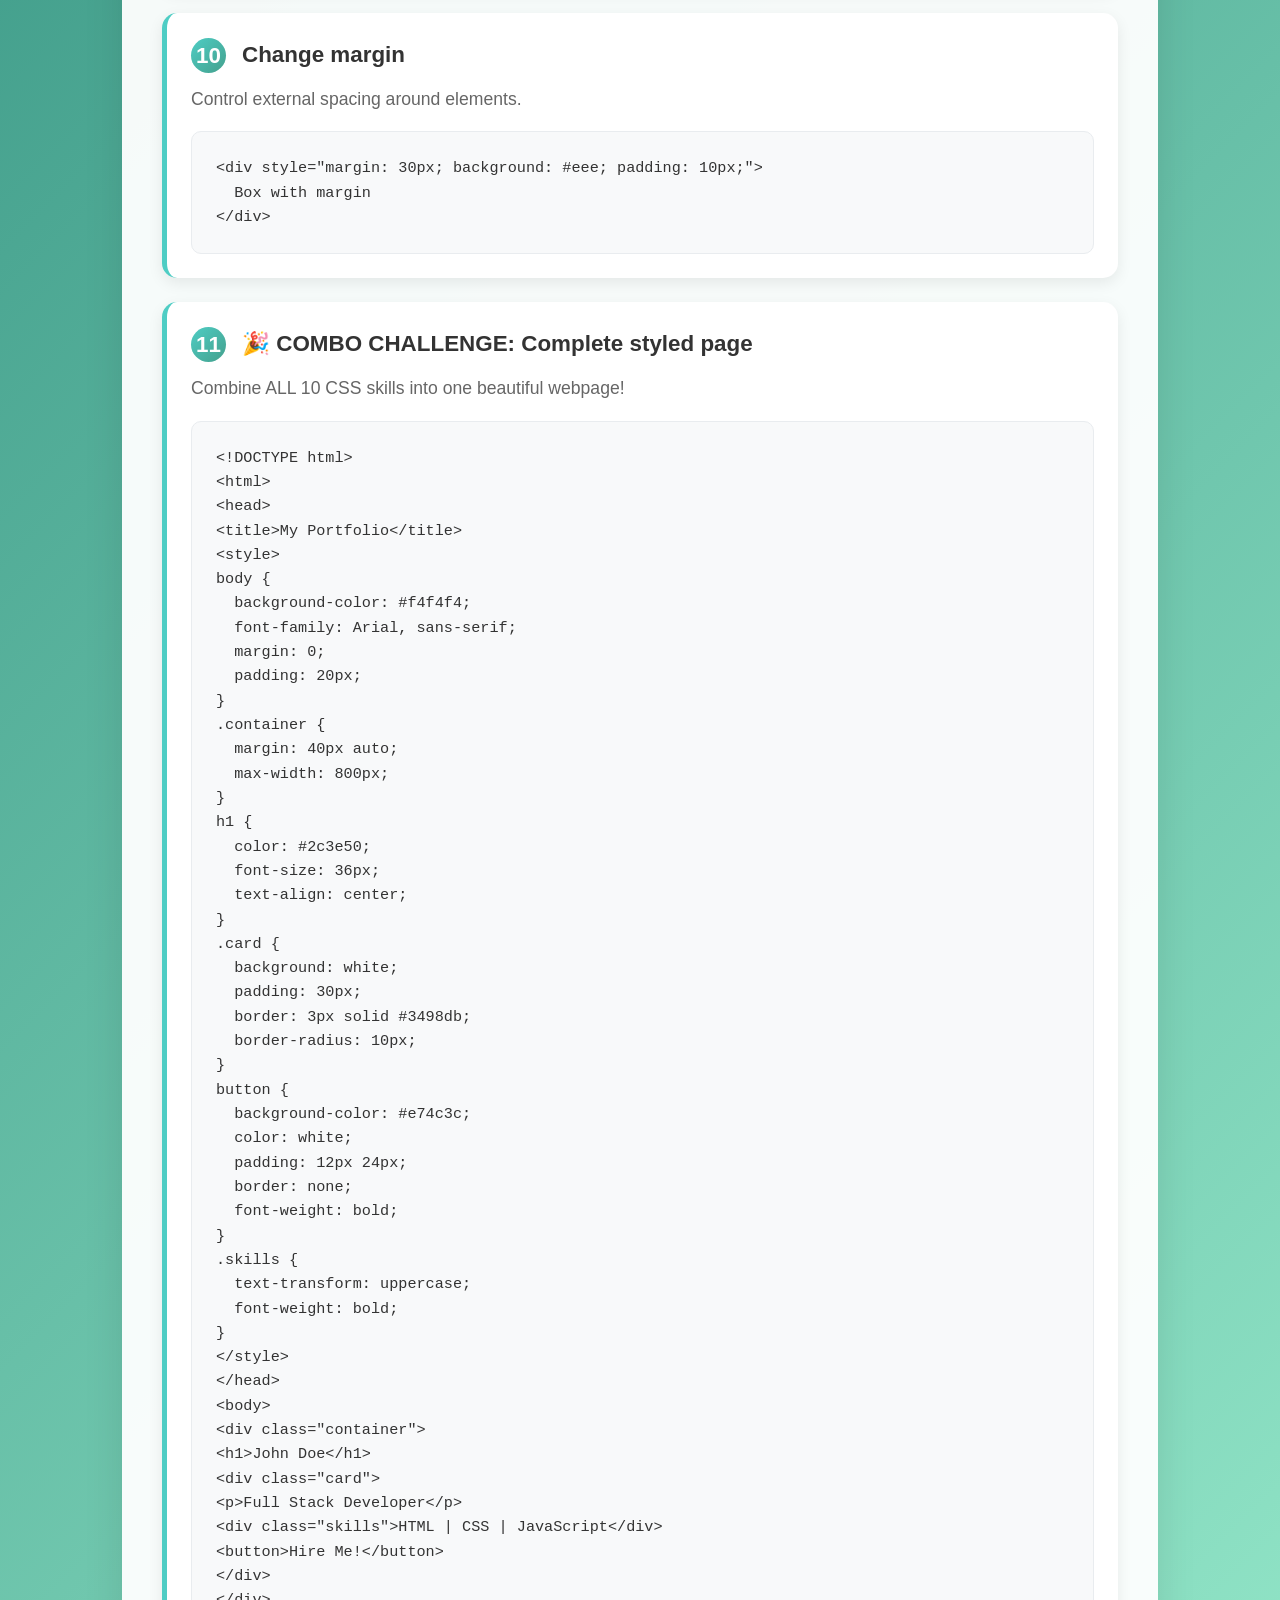
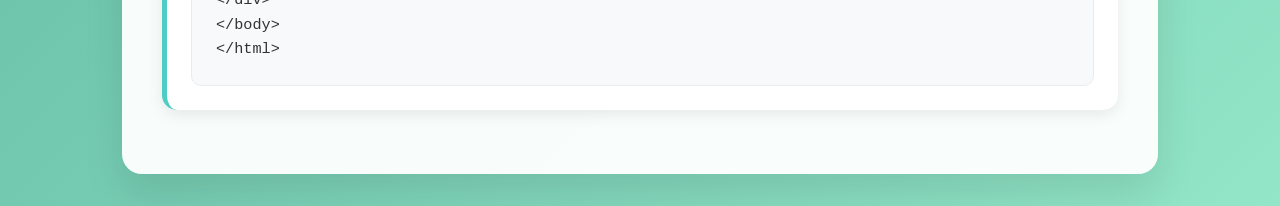
<file: codehub/css-course.html>
<!DOCTYPE html>
<html lang="en">
<head>
    <meta charset="UTF-8">
    <meta name="viewport" content="width=device-width, initial-scale=1.0">
    <title>CSS Course - CodeHub</title>
    <link rel="stylesheet" href="style.css">
    <style>
        body {
            background: linear-gradient(135deg, #4ECDC4, #44A08D, #93E6C8) !important;
            min-height: 100vh;
        }
        
        .course-hero {
            padding: 120px 2rem 80px;
            text-align: center;
            color: white;
            text-shadow: 2px 2px 4px rgba(0,0,0,0.3);
        }
        
        .course-hero h1 { font-size: 3rem; margin-bottom: 1rem; }
        .course-hero p { font-size: 1.3rem; }
        
        .course-content {
            max-width: 1100px;
            margin: 0 auto;
            padding: 2rem;
        }
        
        .problems-list {
            background: rgba(255,255,255,0.95);
            border-radius: 20px;
            padding: 2.5rem;
            box-shadow: 0 20px 40px rgba(0,0,0,0.1);
        }
        
        .problems-list h2 {
            text-align: center;
            color: #333;
            margin-bottom: 2.5rem;
            font-size: 2rem;
        }
        
        .problem-item {
            background: white;
            margin-bottom: 1.5rem;
            padding: 1.5rem;
            border-radius: 15px;
            border-left: 5px solid #4ECDC4;
            box-shadow: 0 5px 15px rgba(0,0,0,0.08);
        }
        
        .problem-number {
            display: inline-block;
            background: linear-gradient(135deg, #4ECDC4, #44A08D);
            color: white;
            width: 35px;
            height: 35px;
            border-radius: 50%;
            text-align: center;
            line-height: 35px;
            font-weight: bold;
            margin-right: 1rem;
        }
        
        .problem-title {
            font-size: 1.4rem;
            font-weight: 600;
            color: #333;
            margin-bottom: 0.8rem;
            display: flex;
            align-items: center;
        }
        
        .problem-description {
            color: #666;
            font-size: 1.1rem;
            margin-bottom: 1.2rem;
            line-height: 1.5;
        }
        
        .problem-code {
            background: #f8f9fa;
            border: 1px solid #e9ecef;
            border-radius: 10px;
            padding: 1.5rem;
            font-family: 'Courier New', monospace;
            font-size: 0.95rem;
            line-height: 1.6;
            overflow-x: auto;
        }
    </style>
</head>
<body>
    <!-- Navbar -->
    <nav class="navbar">
        <div class="nav-brand">CodeHub</div>
        <ul class="nav-links">
            <li><a href="index.html" class="nav-link">Home</a></li>
            <li><a href="html-course.html" class="nav-link">HTML</a></li>
            <li><a href="css-course.html" class="nav-link active">CSS</a></li>
            <li><a href="js-course.html" class="nav-link">JavaScript</a></li>
            <li><a href="python-course.html" class="nav-link">Python</a></li>
            <li><a href="c-course.html" class="nav-link">C</a></li>
            <li><a href="live-editor.html" class="nav-link">Live Editor</a></li>
            <li><a href="#" onclick="showLogin()">Login</a></li>
        </ul>
    </nav>

    <!-- Hero -->
    <div class="course-hero">
        <h1>CSS Fundamentals</h1>
        <p>Style your web pages like a pro</p>
    </div>

    <!-- 11 Problems with Code -->
    <div class="course-content">
        <div class="problems-list">
            <h2>🎯 11 Practice Problems</h2>
            
            <!-- Problem 1 -->
            <div class="problem-item">
                <div class="problem-title">
                    <span class="problem-number">1</span>
                    Change background color
                </div>
                <div class="problem-description">
                    Set a background color for any HTML element.
                </div>
                <div class="problem-code">
&lt;!DOCTYPE html&gt;<br>
&lt;html&gt;<br>
&lt;head&gt;<br>
    &lt;style&gt;<br>
        body { background-color: #f0f0f0; }<br>
    &lt;/style&gt;<br>
&lt;/head&gt;<br>
&lt;body&gt;<br>
    &lt;p&gt;This has gray background!&lt;/p&gt;<br>
&lt;/body&gt;<br>
&lt;/html&gt;
                </div>
            </div>

            <!-- Problem 2 -->
            <div class="problem-item">
                <div class="problem-title">
                    <span class="problem-number">2</span>
                    Change text color
                </div>
                <div class="problem-description">
                    Change the color of text content.
                </div>
                <div class="problem-code">
&lt;h1 style=&quot;color: #333333;&quot;&gt;Dark text&lt;/h1&gt;<br>
&lt;p style=&quot;color: #FF6B6B;&quot;&gt;Pink text&lt;/p&gt;
                </div>
            </div>

            <!-- Problem 3 -->
            <div class="problem-item">
                <div class="problem-title">
                    <span class="problem-number">3</span>
                    Make text bold
                </div>
                <div class="problem-description">
                    Make any text appear bold.
                </div>
                <div class="problem-code">
&lt;p style=&quot;font-weight: bold;&quot;&gt;This text is bold!&lt;/p&gt;<br>
&lt;p&gt;This text is normal.&lt;/p&gt;
                </div>
            </div>

            <!-- Problem 4 -->
            <div class="problem-item">
                <div class="problem-title">
                    <span class="problem-number">4</span>
                    Change font size
                </div>
                <div class="problem-description">
                    Increase or decrease text size.
                </div>
                <div class="problem-code">
&lt;h1 style=&quot;font-size: 36px;&quot;&gt;Big Heading&lt;/h1&gt;<br>
&lt;p style=&quot;font-size: 12px;&quot;&gt;Small text&lt;/p&gt;
                </div>
            </div>

            <!-- Problem 5 -->
            <div class="problem-item">
                <div class="problem-title">
                    <span class="problem-number">5</span>
                    Add padding to element
                </div>
                <div class="problem-description">
                    Add internal spacing inside an element.
                </div>
                <div class="problem-code">
&lt;div style=&quot;padding: 20px; background: #ddd;&quot;&gt;<br>
&nbsp;&nbsp;This box has padding!<br>
&lt;/div&gt;
                </div>
            </div>

            <!-- Problem 6 -->
            <div class="problem-item">
                <div class="problem-title">
                    <span class="problem-number">6</span>
                    Center text
                </div>
                <div class="problem-description">
                    Horizontally center text content.
                </div>
                <div class="problem-code">
&lt;div style=&quot;text-align: center;&quot;&gt;<br>
&nbsp;&nbsp;&lt;h2&gt;Centered Text&lt;/h2&gt;<br>
&nbsp;&nbsp;&lt;p&gt;This is centered!&lt;/p&gt;<br>
&lt;/div&gt;
                </div>
            </div>

            <!-- Problem 7 -->
            <div class="problem-item">
                <div class="problem-title">
                    <span class="problem-number">7</span>
                    Change button color
                </div>
                <div class="problem-description">
                    Style a button with custom colors.
                </div>
                <div class="problem-code">
&lt;button style=&quot;background-color: #4CAF50; color: white; padding: 10px;&quot;&gt;<br>
&nbsp;&nbsp;Green Button<br>
&lt;/button&gt;
                </div>
            </div>

            <!-- Problem 8 -->
            <div class="problem-item">
                <div class="problem-title">
                    <span class="problem-number">8</span>
                    Add border to element
                </div>
                <div class="problem-description">
                    Create a visible border around elements.
                </div>
                <div class="problem-code">
&lt;div style=&quot;border: 3px solid #ddd; padding: 15px;&quot;&gt;<br>
&nbsp;&nbsp;This has a border!<br>
&lt;/div&gt;
                </div>
            </div>

            <!-- Problem 9 -->
            <div class="problem-item">
                <div class="problem-title">
                    <span class="problem-number">9</span>
                    Make text uppercase
                </div>
                <div class="problem-description">
                    Transform text to all uppercase letters.
                </div>
                <div class="problem-code">
&lt;p style=&quot;text-transform: uppercase;&quot;&gt;hello world&lt;/p&gt;<br>
&lt;p&gt;normal text&lt;/p&gt;
                </div>
            </div>

            <!-- Problem 10 -->
            <div class="problem-item">
                <div class="problem-title">
                    <span class="problem-number">10</span>
                    Change margin
                </div>
                <div class="problem-description">
                    Control external spacing around elements.
                </div>
                <div class="problem-code">
&lt;div style=&quot;margin: 30px; background: #eee; padding: 10px;&quot;&gt;<br>
&nbsp;&nbsp;Box with margin<br>
&lt;/div&gt;
                </div>
            </div>

            <!-- Problem 11 - COMBO -->
            <div class="problem-item">
                <div class="problem-title">
                    <span class="problem-number">11</span>
                    <strong>🎉 COMBO CHALLENGE: Complete styled page</strong>
                </div>
                <div class="problem-description">
                    Combine ALL 10 CSS skills into one beautiful webpage!
                </div>
                <div class="problem-code">
&lt;!DOCTYPE html&gt;<br>
&lt;html&gt;<br>
&lt;head&gt;<br>
    &lt;title&gt;My Portfolio&lt;/title&gt;<br>
    &lt;style&gt;<br>
        body {<br>
            &nbsp;&nbsp;background-color: #f4f4f4;<br>
            &nbsp;&nbsp;font-family: Arial, sans-serif;<br>
            &nbsp;&nbsp;margin: 0;<br>
            &nbsp;&nbsp;padding: 20px;<br>
        }<br>
        .container {<br>
            &nbsp;&nbsp;margin: 40px auto;<br>
            &nbsp;&nbsp;max-width: 800px;<br>
        }<br>
        h1 {<br>
            &nbsp;&nbsp;color: #2c3e50;<br>
            &nbsp;&nbsp;font-size: 36px;<br>
            &nbsp;&nbsp;text-align: center;<br>
        }<br>
        .card {<br>
            &nbsp;&nbsp;background: white;<br>
            &nbsp;&nbsp;padding: 30px;<br>
            &nbsp;&nbsp;border: 3px solid #3498db;<br>
            &nbsp;&nbsp;border-radius: 10px;<br>
        }<br>
        button {<br>
            &nbsp;&nbsp;background-color: #e74c3c;<br>
            &nbsp;&nbsp;color: white;<br>
            &nbsp;&nbsp;padding: 12px 24px;<br>
            &nbsp;&nbsp;border: none;<br>
            &nbsp;&nbsp;font-weight: bold;<br>
        }<br>
        .skills {<br>
            &nbsp;&nbsp;text-transform: uppercase;<br>
            &nbsp;&nbsp;font-weight: bold;<br>
        }<br>
    &lt;/style&gt;<br>
&lt;/head&gt;<br>
&lt;body&gt;<br>
    &lt;div class=&quot;container&quot;&gt;<br>
        &lt;h1&gt;John Doe&lt;/h1&gt;<br>
        &lt;div class=&quot;card&quot;&gt;<br>
            &lt;p&gt;Full Stack Developer&lt;/p&gt;<br>
            &lt;div class=&quot;skills&quot;&gt;HTML | CSS | JavaScript&lt;/div&gt;<br>
            &lt;button&gt;Hire Me!&lt;/button&gt;<br>
        &lt;/div&gt;<br>
    &lt;/div&gt;<br>
&lt;/body&gt;<br>
&lt;/html&gt;
                </div>
            </div>
        </div>
    </div>

    <!-- Modals -->
    <div id="loginModal" class="modal">
        <div class="modal-content">
            <span class="close" onclick="closeLogin()">&times;</span>
            <h2>Login</h2>
            <form id="loginForm">
                <input type="text" id="loginEmailPhone" placeholder="Email/Phone/Username" required>
                <input type="password" id="loginPassword" placeholder="Password" required>
                <button type="submit">Login</button>
            </form>
        </div>
    </div>

    <div id="registerModal" class="modal">
        <div class="modal-content">
            <span class="close" onclick="closeRegister()">&times;</span>
            <h2>Register</h2>
            <form id="registerForm">
                <input type="text" name="fullName" placeholder="Full Name *" required>
                <input type="email" name="email" placeholder="Email *" required>
                <input type="tel" name="phone" placeholder="Phone Number *" required>
                <input type="text" name="username" placeholder="Username *" required>
                <input type="password" id="regPassword" placeholder="Password (6+ chars) *" required minlength="6">
                <input type="password" id="regConfirmPassword" placeholder="Confirm Password *" required>
                <button type="submit">Create Account</button>
            </form>
        </div>
    </div>

    <script src="script.js"></script>
</body>
</html>
</file>
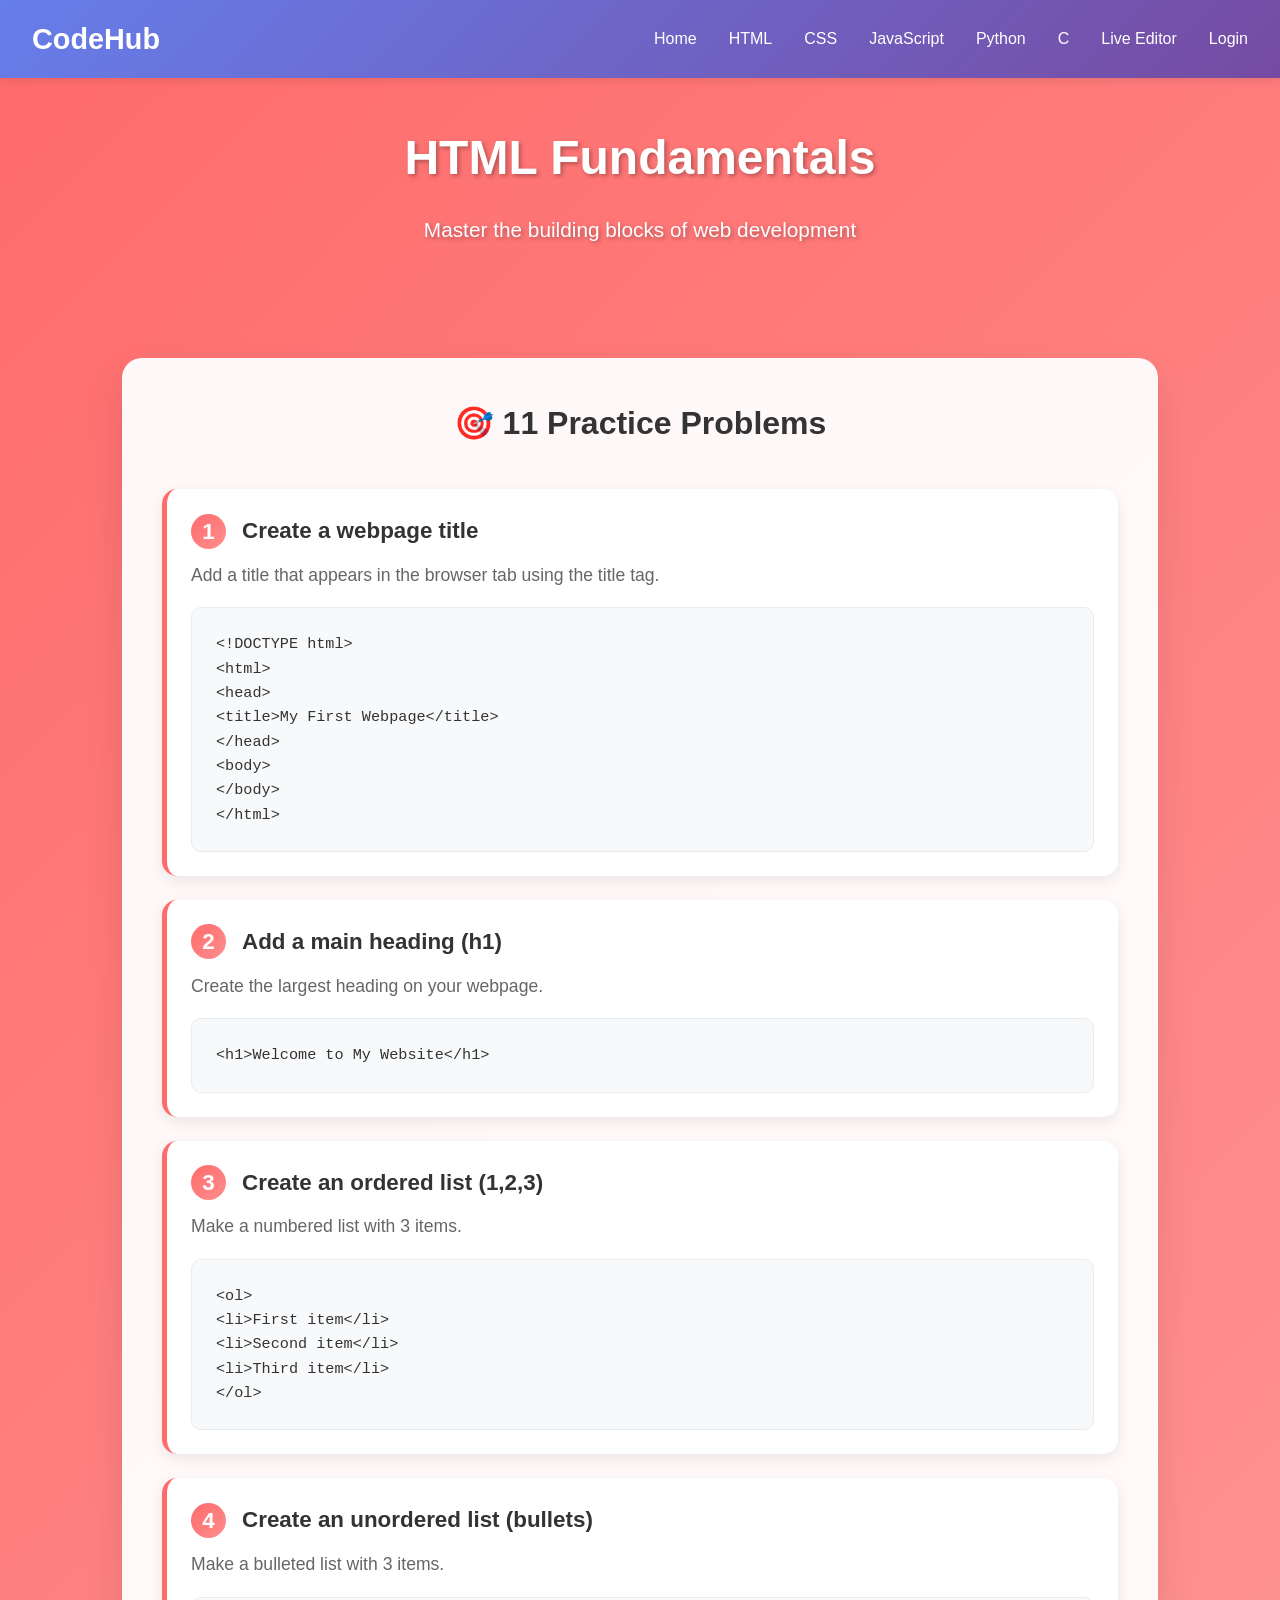
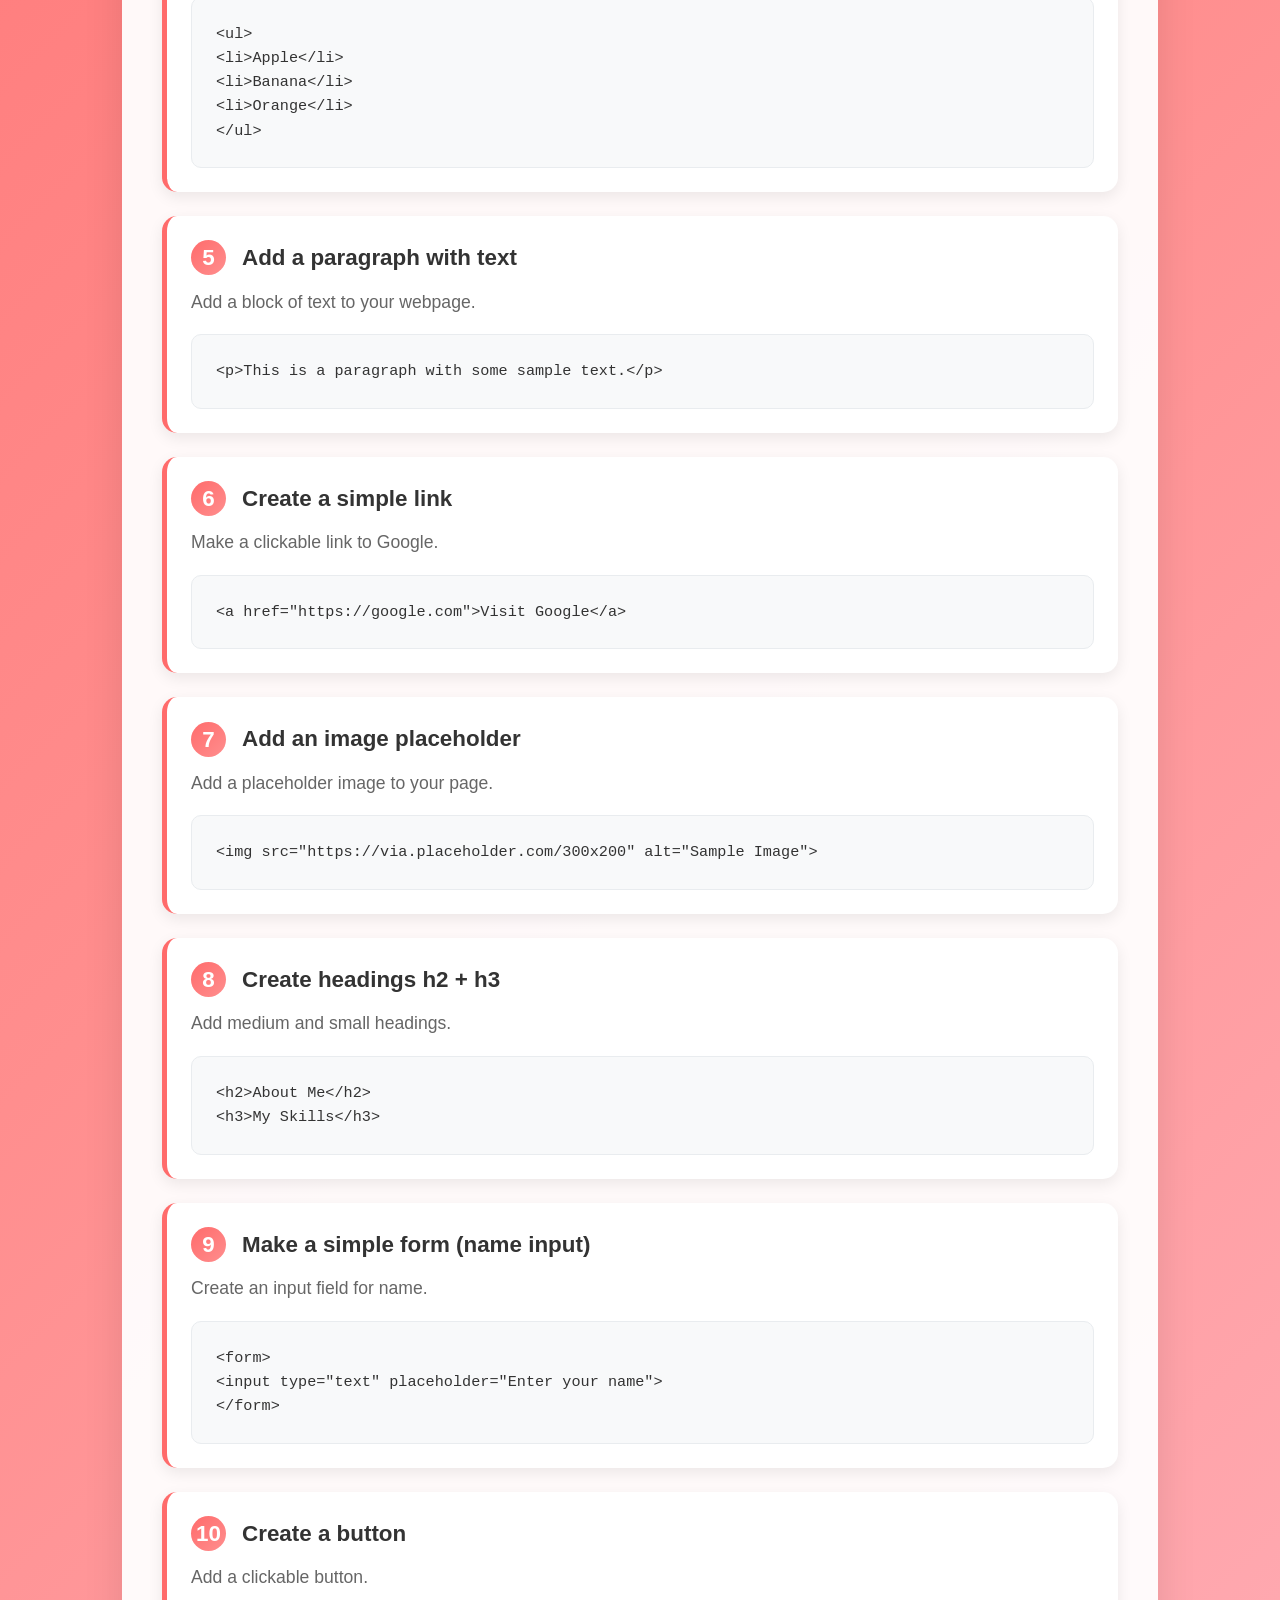
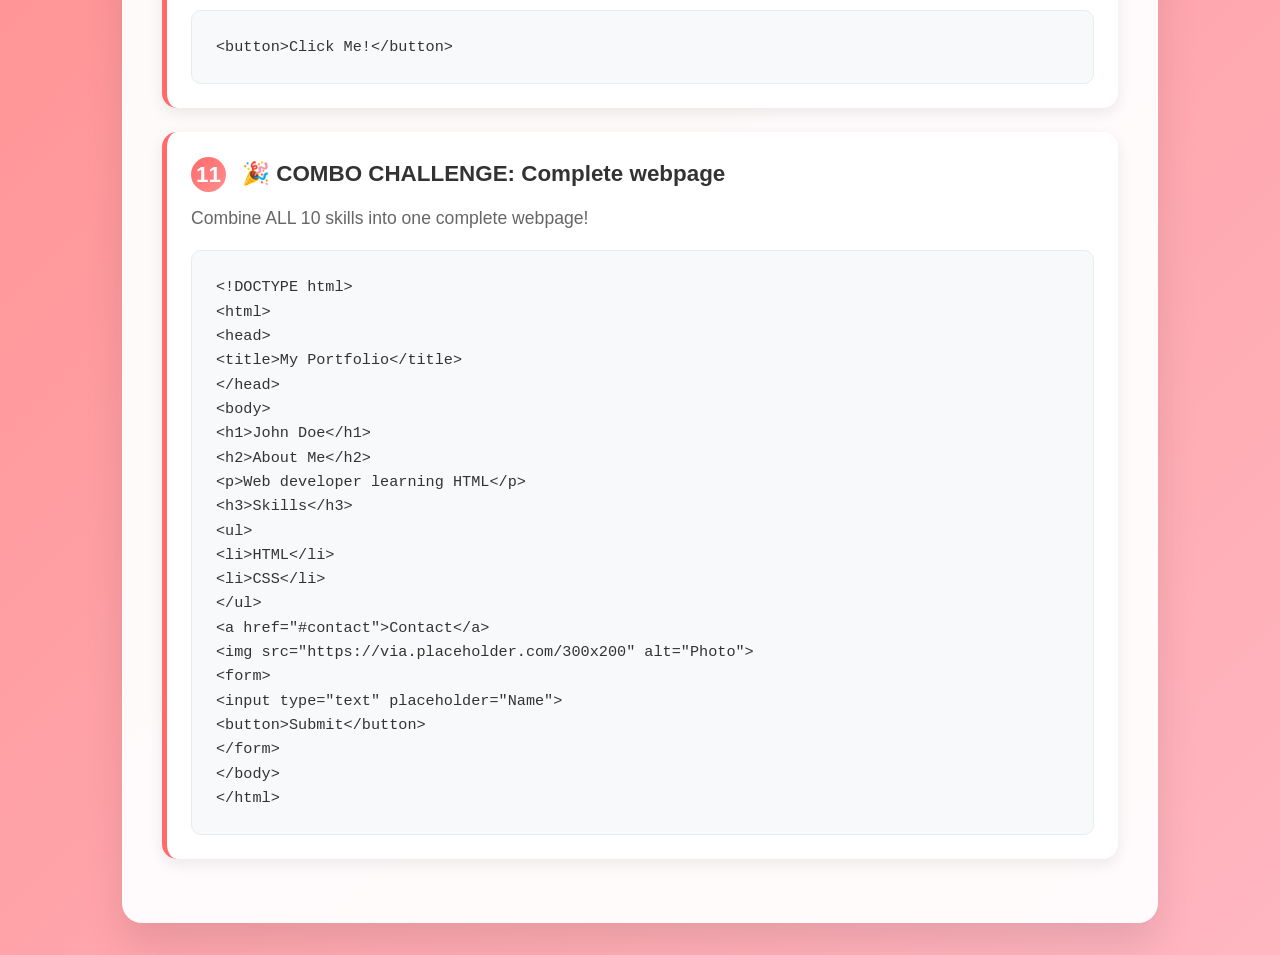
<file: codehub/html-course.html>
<!DOCTYPE html>
<html lang="en">
<head>
    <meta charset="UTF-8">
    <meta name="viewport" content="width=device-width, initial-scale=1.0">
    <title>HTML Course - CodeHub</title>
    <link rel="stylesheet" href="style.css">
    <style>
        body {
            background: linear-gradient(135deg, #FF6B6B, #FF8E8E, #FFB6C1) !important;
            min-height: 100vh;
        }
        
        .course-hero {
            padding: 120px 2rem 80px;
            text-align: center;
            color: white;
            text-shadow: 2px 2px 4px rgba(0,0,0,0.3);
        }
        
        .course-hero h1 { font-size: 3rem; margin-bottom: 1rem; }
        .course-hero p { font-size: 1.3rem; }
        
        .course-content {
            max-width: 1100px;
            margin: 0 auto;
            padding: 2rem;
        }
        
        .problems-list {
            background: rgba(255,255,255,0.95);
            border-radius: 20px;
            padding: 2.5rem;
            box-shadow: 0 20px 40px rgba(0,0,0,0.1);
        }
        
        .problems-list h2 {
            text-align: center;
            color: #333;
            margin-bottom: 2.5rem;
            font-size: 2rem;
        }
        
        .problem-item {
            background: white;
            margin-bottom: 1.5rem;
            padding: 1.5rem;
            border-radius: 15px;
            border-left: 5px solid #FF6B6B;
            box-shadow: 0 5px 15px rgba(0,0,0,0.08);
        }
        
        .problem-number {
            display: inline-block;
            background: linear-gradient(135deg, #FF6B6B, #FF8E8E);
            color: white;
            width: 35px;
            height: 35px;
            border-radius: 50%;
            text-align: center;
            line-height: 35px;
            font-weight: bold;
            margin-right: 1rem;
        }
        
        .problem-title {
            font-size: 1.4rem;
            font-weight: 600;
            color: #333;
            margin-bottom: 0.8rem;
            display: flex;
            align-items: center;
        }
        
        .problem-description {
            color: #666;
            font-size: 1.1rem;
            margin-bottom: 1.2rem;
            line-height: 1.5;
        }
        
        .problem-code {
            background: #f8f9fa;
            border: 1px solid #e9ecef;
            border-radius: 10px;
            padding: 1.5rem;
            font-family: 'Courier New', monospace;
            font-size: 0.95rem;
            line-height: 1.6;
            overflow-x: auto;
        }
    </style>
</head>
<body>
    <!-- Navbar -->
    <nav class="navbar">
        <div class="nav-brand">CodeHub</div>
        <ul class="nav-links">
            <li><a href="index.html" class="nav-link">Home</a></li>
            <li><a href="html-course.html" class="nav-link active">HTML</a></li>
            <li><a href="css-course.html" class="nav-link">CSS</a></li>
            <li><a href="js-course.html" class="nav-link">JavaScript</a></li>
            <li><a href="python-course.html" class="nav-link">Python</a></li>
            <li><a href="c-course.html" class="nav-link">C</a></li>
            <li><a href="live-editor.html" class="nav-link">Live Editor</a></li>
            <li><a href="#" onclick="showLogin()">Login</a></li>
        </ul>
    </nav>

    <!-- Hero -->
    <div class="course-hero">
        <h1>HTML Fundamentals</h1>
        <p>Master the building blocks of web development</p>
    </div>

    <!-- 11 Problems with Code -->
    <div class="course-content">
        <div class="problems-list">
            <h2>🎯 11 Practice Problems</h2>
            
            <!-- Problem 1 -->
            <div class="problem-item">
                <div class="problem-title">
                    <span class="problem-number">1</span>
                    Create a webpage title
                </div>
                <div class="problem-description">
                    Add a title that appears in the browser tab using the title tag.
                </div>
                <div class="problem-code">
&lt;!DOCTYPE html&gt;<br>
&lt;html&gt;<br>
&lt;head&gt;<br>
    &lt;title&gt;My First Webpage&lt;/title&gt;<br>
&lt;/head&gt;<br>
&lt;body&gt;<br>
&lt;/body&gt;<br>
&lt;/html&gt;
                </div>
            </div>

            <!-- Problem 2 -->
            <div class="problem-item">
                <div class="problem-title">
                    <span class="problem-number">2</span>
                    Add a main heading (h1)
                </div>
                <div class="problem-description">
                    Create the largest heading on your webpage.
                </div>
                <div class="problem-code">
&lt;h1&gt;Welcome to My Website&lt;/h1&gt;
                </div>
            </div>

            <!-- Problem 3 -->
            <div class="problem-item">
                <div class="problem-title">
                    <span class="problem-number">3</span>
                    Create an ordered list (1,2,3)
                </div>
                <div class="problem-description">
                    Make a numbered list with 3 items.
                </div>
                <div class="problem-code">
&lt;ol&gt;<br>
    &lt;li&gt;First item&lt;/li&gt;<br>
    &lt;li&gt;Second item&lt;/li&gt;<br>
    &lt;li&gt;Third item&lt;/li&gt;<br>
&lt;/ol&gt;
                </div>
            </div>

            <!-- Problem 4 -->
            <div class="problem-item">
                <div class="problem-title">
                    <span class="problem-number">4</span>
                    Create an unordered list (bullets)
                </div>
                <div class="problem-description">
                    Make a bulleted list with 3 items.
                </div>
                <div class="problem-code">
&lt;ul&gt;<br>
    &lt;li&gt;Apple&lt;/li&gt;<br>
    &lt;li&gt;Banana&lt;/li&gt;<br>
    &lt;li&gt;Orange&lt;/li&gt;<br>
&lt;/ul&gt;
                </div>
            </div>

            <!-- Problem 5 -->
            <div class="problem-item">
                <div class="problem-title">
                    <span class="problem-number">5</span>
                    Add a paragraph with text
                </div>
                <div class="problem-description">
                    Add a block of text to your webpage.
                </div>
                <div class="problem-code">
&lt;p&gt;This is a paragraph with some sample text.&lt;/p&gt;
                </div>
            </div>

            <!-- Problem 6 -->
            <div class="problem-item">
                <div class="problem-title">
                    <span class="problem-number">6</span>
                    Create a simple link
                </div>
                <div class="problem-description">
                    Make a clickable link to Google.
                </div>
                <div class="problem-code">
&lt;a href="https://google.com"&gt;Visit Google&lt;/a&gt;
                </div>
            </div>

            <!-- Problem 7 -->
            <div class="problem-item">
                <div class="problem-title">
                    <span class="problem-number">7</span>
                    Add an image placeholder
                </div>
                <div class="problem-description">
                    Add a placeholder image to your page.
                </div>
                <div class="problem-code">
&lt;img src="https://via.placeholder.com/300x200" alt="Sample Image"&gt;
                </div>
            </div>

            <!-- Problem 8 -->
            <div class="problem-item">
                <div class="problem-title">
                    <span class="problem-number">8</span>
                    Create headings h2 + h3
                </div>
                <div class="problem-description">
                    Add medium and small headings.
                </div>
                <div class="problem-code">
&lt;h2&gt;About Me&lt;/h2&gt;<br>
&lt;h3&gt;My Skills&lt;/h3&gt;
                </div>
            </div>

            <!-- Problem 9 -->
            <div class="problem-item">
                <div class="problem-title">
                    <span class="problem-number">9</span>
                    Make a simple form (name input)
                </div>
                <div class="problem-description">
                    Create an input field for name.
                </div>
                <div class="problem-code">
&lt;form&gt;<br>
    &lt;input type="text" placeholder="Enter your name"&gt;<br>
&lt;/form&gt;
                </div>
            </div>

            <!-- Problem 10 -->
            <div class="problem-item">
                <div class="problem-title">
                    <span class="problem-number">10</span>
                    Create a button
                </div>
                <div class="problem-description">
                    Add a clickable button.
                </div>
                <div class="problem-code">
&lt;button&gt;Click Me!&lt;/button&gt;
                </div>
            </div>

            <!-- Problem 11 - COMBO -->
            <div class="problem-item">
                <div class="problem-title">
                    <span class="problem-number">11</span>
                    <strong>🎉 COMBO CHALLENGE: Complete webpage</strong>
                </div>
                <div class="problem-description">
                    Combine ALL 10 skills into one complete webpage!
                </div>
                <div class="problem-code">
&lt;!DOCTYPE html&gt;<br>
&lt;html&gt;<br>
&lt;head&gt;<br>
    &lt;title&gt;My Portfolio&lt;/title&gt;<br>
&lt;/head&gt;<br>
&lt;body&gt;<br>
    &lt;h1&gt;John Doe&lt;/h1&gt;<br>
    &lt;h2&gt;About Me&lt;/h2&gt;<br>
    &lt;p&gt;Web developer learning HTML&lt;/p&gt;<br>
    &lt;h3&gt;Skills&lt;/h3&gt;<br>
    &lt;ul&gt;<br>
        &lt;li&gt;HTML&lt;/li&gt;<br>
        &lt;li&gt;CSS&lt;/li&gt;<br>
    &lt;/ul&gt;<br>
    &lt;a href="#contact"&gt;Contact&lt;/a&gt;<br>
    &lt;img src="https://via.placeholder.com/300x200" alt="Photo"&gt;<br>
    &lt;form&gt;<br>
        &lt;input type="text" placeholder="Name"&gt;<br>
        &lt;button&gt;Submit&lt;/button&gt;<br>
    &lt;/form&gt;<br>
&lt;/body&gt;<br>
&lt;/html&gt;
                </div>
            </div>
        </div>
    </div>

    <!-- Modals -->
    <div id="loginModal" class="modal">
        <div class="modal-content">
            <span class="close" onclick="closeLogin()">&times;</span>
            <h2>Login</h2>
            <form id="loginForm">
                <input type="text" id="loginEmailPhone" placeholder="Email/Phone/Username" required>
                <input type="password" id="loginPassword" placeholder="Password" required>
                <button type="submit">Login</button>
            </form>
        </div>
    </div>

    <div id="registerModal" class="modal">
        <div class="modal-content">
            <span class="close" onclick="closeRegister()">&times;</span>
            <h2>Register</h2>
            <form id="registerForm">
                <input type="text" name="fullName" placeholder="Full Name *" required>
                <input type="email" name="email" placeholder="Email *" required>
                <input type="tel" name="phone" placeholder="Phone Number *" required>
                <input type="text" name="username" placeholder="Username *" required>
                <input type="password" id="regPassword" placeholder="Password (6+ chars) *" required minlength="6">
                <input type="password" id="regConfirmPassword" placeholder="Confirm Password *" required>
                <button type="submit">Create Account</button>
            </form>
        </div>
    </div>

    <script src="script.js"></script>
</body>
</html>
</file>
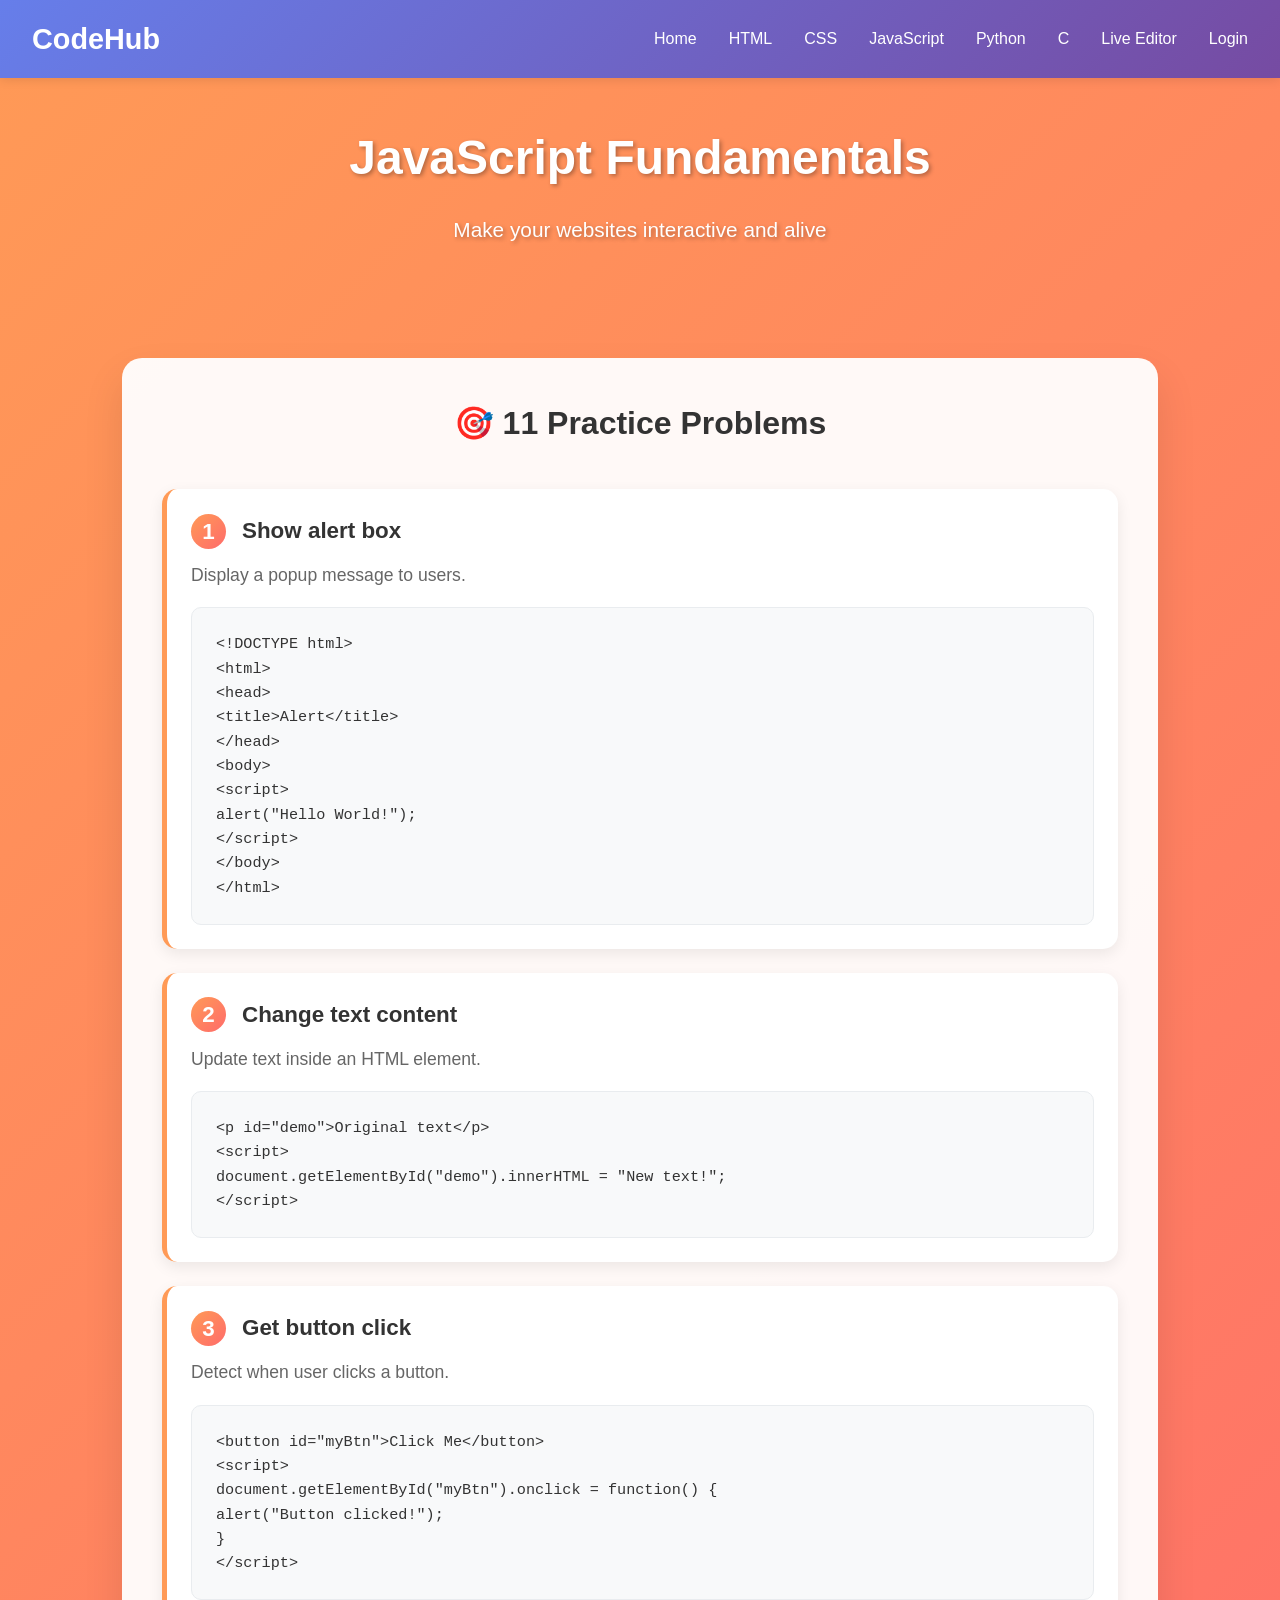
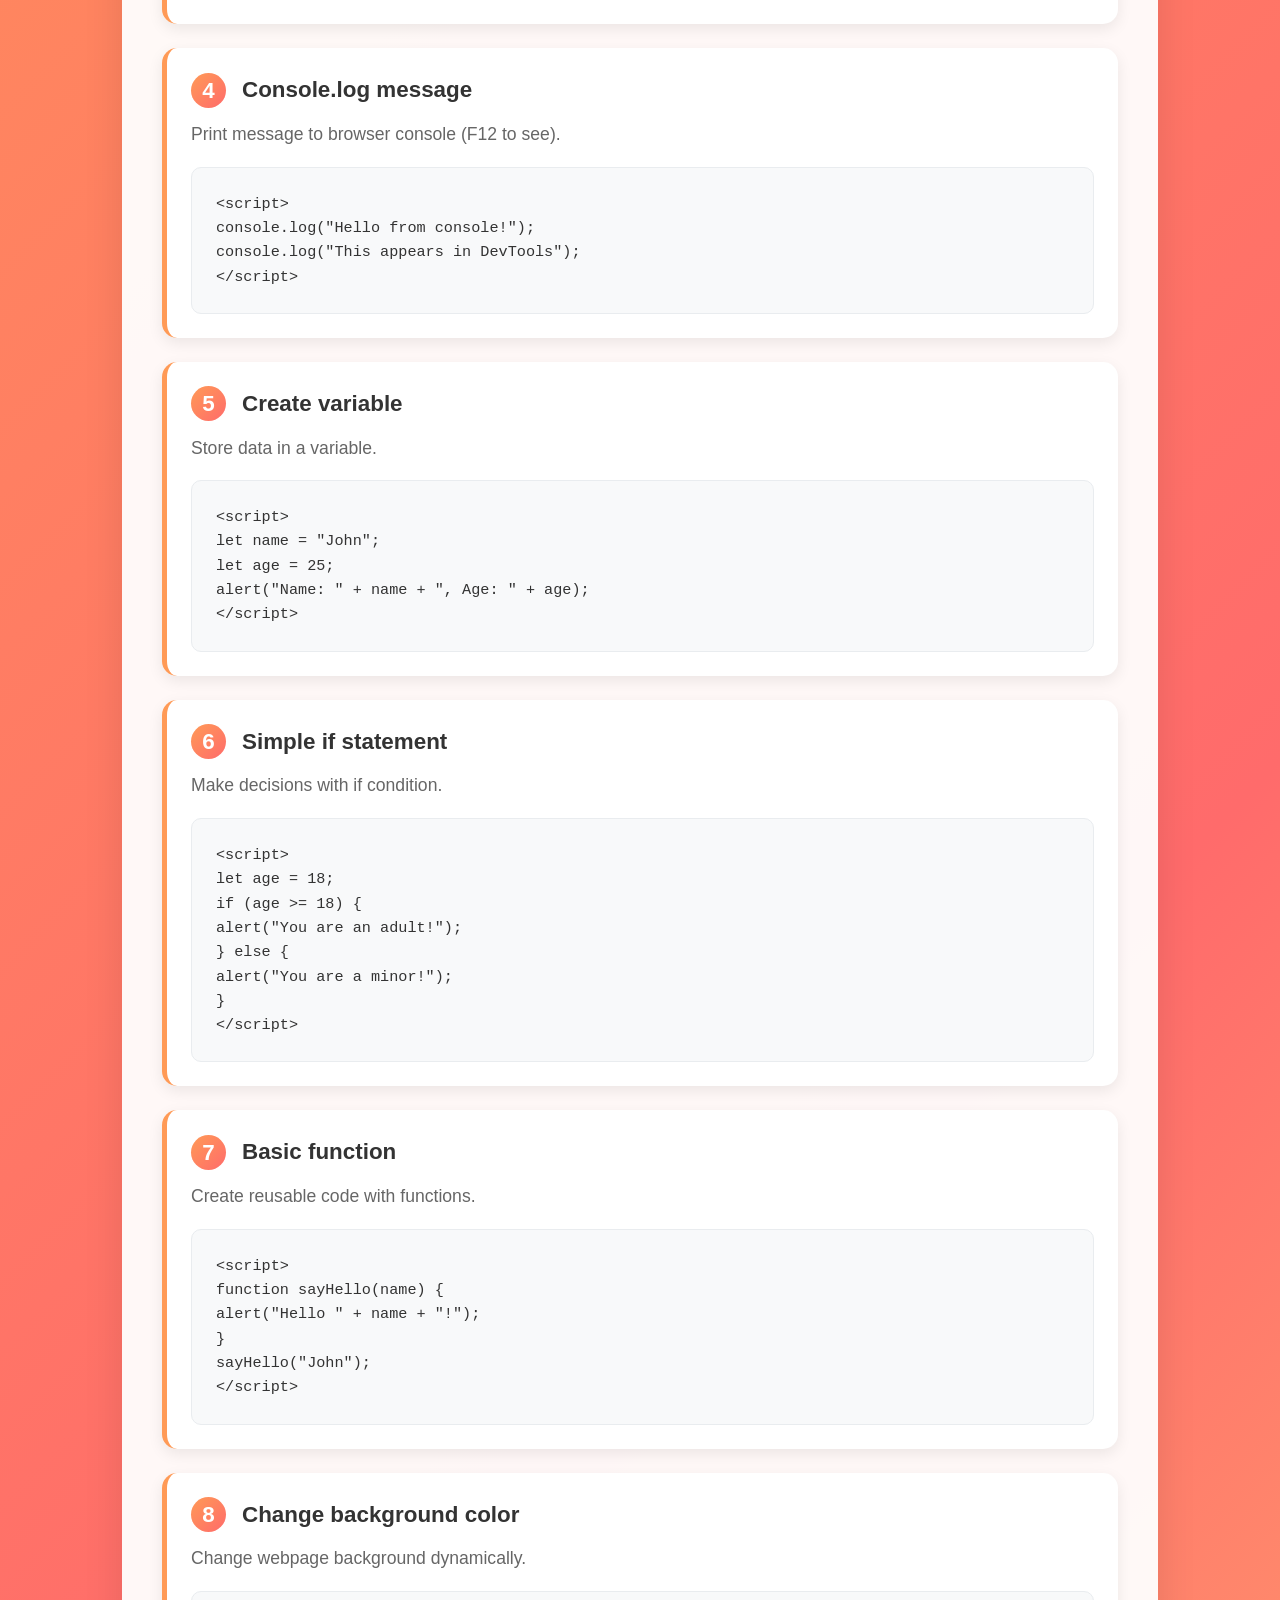
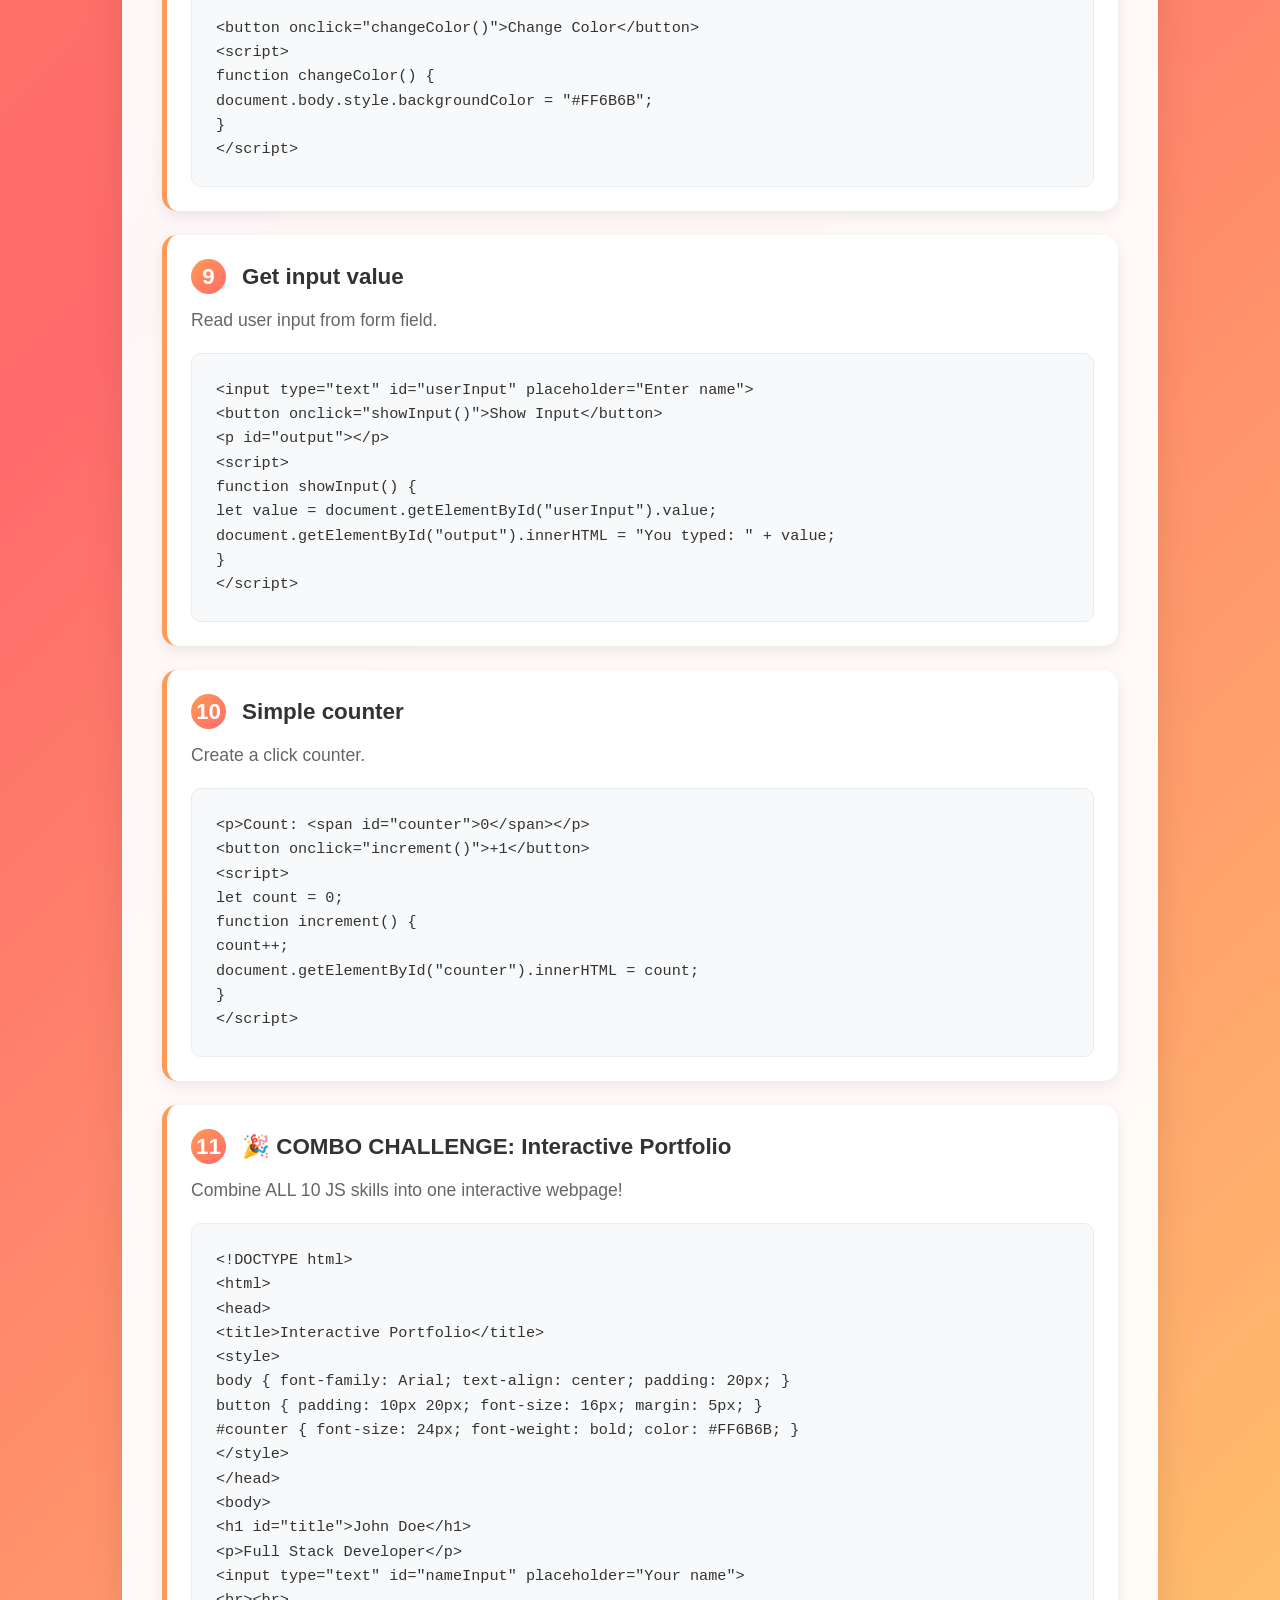
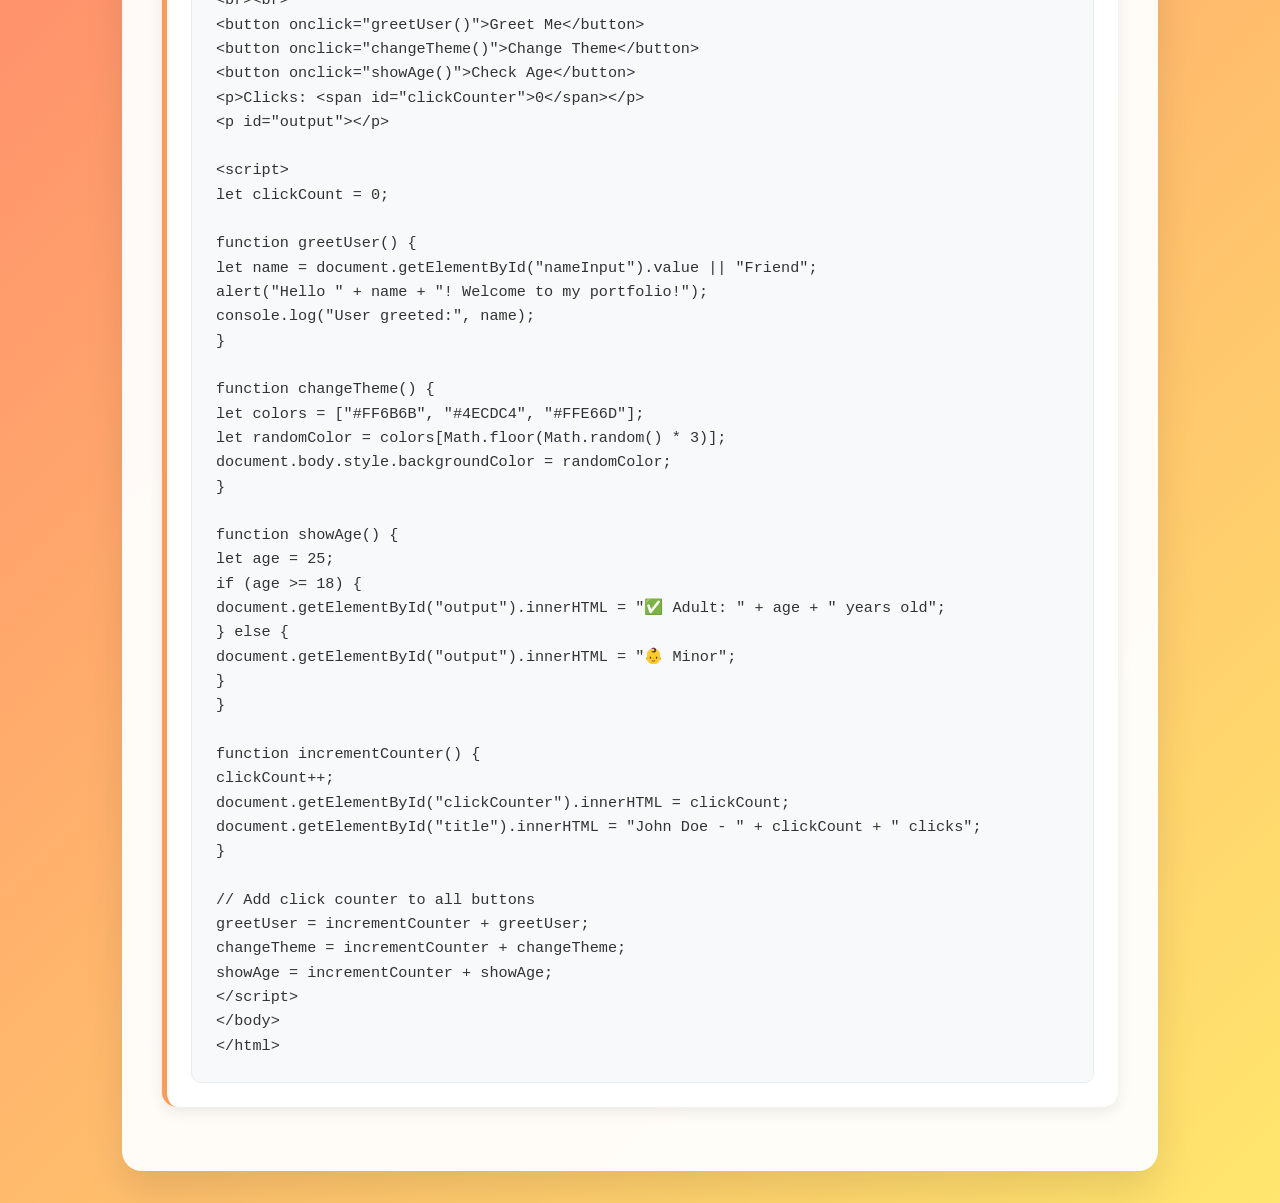
<file: codehub/js-course.html>
<!DOCTYPE html>
<html lang="en">
<head>
    <meta charset="UTF-8">
    <meta name="viewport" content="width=device-width, initial-scale=1.0">
    <title>JavaScript Course - CodeHub</title>
    <link rel="stylesheet" href="style.css">
    <style>
        body {
            background: linear-gradient(135deg, #FF9A56, #FF6B6B, #FFE66D) !important;
            min-height: 100vh;
        }
        
        .course-hero {
            padding: 120px 2rem 80px;
            text-align: center;
            color: white;
            text-shadow: 2px 2px 4px rgba(0,0,0,0.3);
        }
        
        .course-hero h1 { font-size: 3rem; margin-bottom: 1rem; }
        .course-hero p { font-size: 1.3rem; }
        
        .course-content {
            max-width: 1100px;
            margin: 0 auto;
            padding: 2rem;
        }
        
        .problems-list {
            background: rgba(255,255,255,0.95);
            border-radius: 20px;
            padding: 2.5rem;
            box-shadow: 0 20px 40px rgba(0,0,0,0.1);
        }
        
        .problems-list h2 {
            text-align: center;
            color: #333;
            margin-bottom: 2.5rem;
            font-size: 2rem;
        }
        
        .problem-item {
            background: white;
            margin-bottom: 1.5rem;
            padding: 1.5rem;
            border-radius: 15px;
            border-left: 5px solid #FF9A56;
            box-shadow: 0 5px 15px rgba(0,0,0,0.08);
        }
        
        .problem-number {
            display: inline-block;
            background: linear-gradient(135deg, #FF9A56, #FF6B6B);
            color: white;
            width: 35px;
            height: 35px;
            border-radius: 50%;
            text-align: center;
            line-height: 35px;
            font-weight: bold;
            margin-right: 1rem;
        }
        
        .problem-title {
            font-size: 1.4rem;
            font-weight: 600;
            color: #333;
            margin-bottom: 0.8rem;
            display: flex;
            align-items: center;
        }
        
        .problem-description {
            color: #666;
            font-size: 1.1rem;
            margin-bottom: 1.2rem;
            line-height: 1.5;
        }
        
        .problem-code {
            background: #f8f9fa;
            border: 1px solid #e9ecef;
            border-radius: 10px;
            padding: 1.5rem;
            font-family: 'Courier New', monospace;
            font-size: 0.95rem;
            line-height: 1.6;
            overflow-x: auto;
        }
    </style>
</head>
<body>
    <!-- Navbar -->
    <nav class="navbar">
        <div class="nav-brand">CodeHub</div>
        <ul class="nav-links">
            <li><a href="index.html" class="nav-link">Home</a></li>
            <li><a href="html-course.html" class="nav-link">HTML</a></li>
            <li><a href="css-course.html" class="nav-link">CSS</a></li>
            <li><a href="js-course.html" class="nav-link active">JavaScript</a></li>
            <li><a href="python-course.html" class="nav-link">Python</a></li>
            <li><a href="c-course.html" class="nav-link">C</a></li>
            <li><a href="live-editor.html" class="nav-link">Live Editor</a></li>
            <li><a href="#" onclick="showLogin()">Login</a></li>
        </ul>
    </nav>

    <!-- Hero -->
    <div class="course-hero">
        <h1>JavaScript Fundamentals</h1>
        <p>Make your websites interactive and alive</p>
    </div>

    <!-- 11 Problems with Code -->
    <div class="course-content">
        <div class="problems-list">
            <h2>🎯 11 Practice Problems</h2>
            
            <!-- Problem 1 -->
            <div class="problem-item">
                <div class="problem-title">
                    <span class="problem-number">1</span>
                    Show alert box
                </div>
                <div class="problem-description">
                    Display a popup message to users.
                </div>
                <div class="problem-code">
&lt;!DOCTYPE html&gt;<br>
&lt;html&gt;<br>
&lt;head&gt;<br>
    &lt;title&gt;Alert&lt;/title&gt;<br>
&lt;/head&gt;<br>
&lt;body&gt;<br>
    &lt;script&gt;<br>
        alert("Hello World!");<br>
    &lt;/script&gt;<br>
&lt;/body&gt;<br>
&lt;/html&gt;
                </div>
            </div>

            <!-- Problem 2 -->
            <div class="problem-item">
                <div class="problem-title">
                    <span class="problem-number">2</span>
                    Change text content
                </div>
                <div class="problem-description">
                    Update text inside an HTML element.
                </div>
                <div class="problem-code">
&lt;p id="demo"&gt;Original text&lt;/p&gt;<br>
&lt;script&gt;<br>
    document.getElementById("demo").innerHTML = "New text!";<br>
&lt;/script&gt;
                </div>
            </div>

            <!-- Problem 3 -->
            <div class="problem-item">
                <div class="problem-title">
                    <span class="problem-number">3</span>
                    Get button click
                </div>
                <div class="problem-description">
                    Detect when user clicks a button.
                </div>
                <div class="problem-code">
&lt;button id="myBtn"&gt;Click Me&lt;/button&gt;<br>
&lt;script&gt;<br>
    document.getElementById("myBtn").onclick = function() {<br>
        alert("Button clicked!");<br>
    }<br>
&lt;/script&gt;
                </div>
            </div>

            <!-- Problem 4 -->
            <div class="problem-item">
                <div class="problem-title">
                    <span class="problem-number">4</span>
                    Console.log message
                </div>
                <div class="problem-description">
                    Print message to browser console (F12 to see).
                </div>
                <div class="problem-code">
&lt;script&gt;<br>
    console.log("Hello from console!");<br>
    console.log("This appears in DevTools");<br>
&lt;/script&gt;
                </div>
            </div>

            <!-- Problem 5 -->
            <div class="problem-item">
                <div class="problem-title">
                    <span class="problem-number">5</span>
                    Create variable
                </div>
                <div class="problem-description">
                    Store data in a variable.
                </div>
                <div class="problem-code">
&lt;script&gt;<br>
    let name = "John";<br>
    let age = 25;<br>
    alert("Name: " + name + ", Age: " + age);<br>
&lt;/script&gt;
                </div>
            </div>

            <!-- Problem 6 -->
            <div class="problem-item">
                <div class="problem-title">
                    <span class="problem-number">6</span>
                    Simple if statement
                </div>
                <div class="problem-description">
                    Make decisions with if condition.
                </div>
                <div class="problem-code">
&lt;script&gt;<br>
    let age = 18;<br>
    if (age >= 18) {<br>
        alert("You are an adult!");<br>
    } else {<br>
        alert("You are a minor!");<br>
    }<br>
&lt;/script&gt;
                </div>
            </div>

            <!-- Problem 7 -->
            <div class="problem-item">
                <div class="problem-title">
                    <span class="problem-number">7</span>
                    Basic function
                </div>
                <div class="problem-description">
                    Create reusable code with functions.
                </div>
                <div class="problem-code">
&lt;script&gt;<br>
    function sayHello(name) {<br>
        alert("Hello " + name + "!");<br>
    }<br>
    sayHello("John");<br>
&lt;/script&gt;
                </div>
            </div>

            <!-- Problem 8 -->
            <div class="problem-item">
                <div class="problem-title">
                    <span class="problem-number">8</span>
                    Change background color
                </div>
                <div class="problem-description">
                    Change webpage background dynamically.
                </div>
                <div class="problem-code">
&lt;button onclick="changeColor()"&gt;Change Color&lt;/button&gt;<br>
&lt;script&gt;<br>
    function changeColor() {<br>
        document.body.style.backgroundColor = "#FF6B6B";<br>
    }<br>
&lt;/script&gt;
                </div>
            </div>

            <!-- Problem 9 -->
            <div class="problem-item">
                <div class="problem-title">
                    <span class="problem-number">9</span>
                    Get input value
                </div>
                <div class="problem-description">
                    Read user input from form field.
                </div>
                <div class="problem-code">
&lt;input type="text" id="userInput" placeholder="Enter name"&gt;<br>
&lt;button onclick="showInput()"&gt;Show Input&lt;/button&gt;<br>
&lt;p id="output"&gt;&lt;/p&gt;<br>
&lt;script&gt;<br>
    function showInput() {<br>
        let value = document.getElementById("userInput").value;<br>
        document.getElementById("output").innerHTML = "You typed: " + value;<br>
    }<br>
&lt;/script&gt;
                </div>
            </div>

            <!-- Problem 10 -->
            <div class="problem-item">
                <div class="problem-title">
                    <span class="problem-number">10</span>
                    Simple counter
                </div>
                <div class="problem-description">
                    Create a click counter.
                </div>
                <div class="problem-code">
&lt;p&gt;Count: &lt;span id="counter"&gt;0&lt;/span&gt;&lt;/p&gt;<br>
&lt;button onclick="increment()"&gt;+1&lt;/button&gt;<br>
&lt;script&gt;<br>
    let count = 0;<br>
    function increment() {<br>
        count++;<br>
        document.getElementById("counter").innerHTML = count;<br>
    }<br>
&lt;/script&gt;
                </div>
            </div>

            <!-- Problem 11 - COMBO -->
            <div class="problem-item">
                <div class="problem-title">
                    <span class="problem-number">11</span>
                    <strong>🎉 COMBO CHALLENGE: Interactive Portfolio</strong>
                </div>
                <div class="problem-description">
                    Combine ALL 10 JS skills into one interactive webpage!
                </div>
                <div class="problem-code">
&lt;!DOCTYPE html&gt;<br>
&lt;html&gt;<br>
&lt;head&gt;<br>
    &lt;title&gt;Interactive Portfolio&lt;/title&gt;<br>
    &lt;style&gt;<br>
        body { font-family: Arial; text-align: center; padding: 20px; }<br>
        button { padding: 10px 20px; font-size: 16px; margin: 5px; }<br>
        #counter { font-size: 24px; font-weight: bold; color: #FF6B6B; }<br>
    &lt;/style&gt;<br>
&lt;/head&gt;<br>
&lt;body&gt;<br>
    &lt;h1 id="title"&gt;John Doe&lt;/h1&gt;<br>
    &lt;p&gt;Full Stack Developer&lt;/p&gt;<br>
    &lt;input type="text" id="nameInput" placeholder="Your name"&gt;<br>
    &lt;br&gt;&lt;br&gt;<br>
    &lt;button onclick="greetUser()"&gt;Greet Me&lt;/button&gt;<br>
    &lt;button onclick="changeTheme()"&gt;Change Theme&lt;/button&gt;<br>
    &lt;button onclick="showAge()"&gt;Check Age&lt;/button&gt;<br>
    &lt;p&gt;Clicks: &lt;span id="clickCounter"&gt;0&lt;/span&gt;&lt;/p&gt;<br>
    &lt;p id="output"&gt;&lt;/p&gt;<br>
<br>
    &lt;script&gt;<br>
        let clickCount = 0;<br>
<br>
        function greetUser() {<br>
            let name = document.getElementById("nameInput").value || "Friend";<br>
            alert("Hello " + name + "! Welcome to my portfolio!");<br>
            console.log("User greeted:", name);<br>
        }<br>
<br>
        function changeTheme() {<br>
            let colors = ["#FF6B6B", "#4ECDC4", "#FFE66D"];<br>
            let randomColor = colors[Math.floor(Math.random() * 3)];<br>
            document.body.style.backgroundColor = randomColor;<br>
        }<br>
<br>
        function showAge() {<br>
            let age = 25;<br>
            if (age >= 18) {<br>
                document.getElementById("output").innerHTML = "✅ Adult: " + age + " years old";<br>
            } else {<br>
                document.getElementById("output").innerHTML = "👶 Minor";<br>
            }<br>
        }<br>
<br>
        function incrementCounter() {<br>
            clickCount++;<br>
            document.getElementById("clickCounter").innerHTML = clickCount;<br>
            document.getElementById("title").innerHTML = "John Doe - " + clickCount + " clicks";<br>
        }<br>
<br>
        // Add click counter to all buttons<br>
        greetUser = incrementCounter + greetUser;<br>
        changeTheme = incrementCounter + changeTheme;<br>
        showAge = incrementCounter + showAge;<br>
    &lt;/script&gt;<br>
&lt;/body&gt;<br>
&lt;/html&gt;
                </div>
            </div>
        </div>
    </div>

    <!-- Modals -->
    <div id="loginModal" class="modal">
        <div class="modal-content">
            <span class="close" onclick="closeLogin()">&times;</span>
            <h2>Login</h2>
            <form id="loginForm">
                <input type="text" id="loginEmailPhone" placeholder="Email/Phone/Username" required>
                <input type="password" id="loginPassword" placeholder="Password" required>
                <button type="submit">Login</button>
            </form>
        </div>
    </div>

    <div id="registerModal" class="modal">
        <div class="modal-content">
            <span class="close" onclick="closeRegister()">&times;</span>
            <h2>Register</h2>
            <form id="registerForm">
                <input type="text" name="fullName" placeholder="Full Name *" required>
                <input type="email" name="email" placeholder="Email *" required>
                <input type="tel" name="phone" placeholder="Phone Number *" required>
                <input type="text" name="username" placeholder="Username *" required>
                <input type="password" id="regPassword" placeholder="Password (6+ chars) *" required minlength="6">
                <input type="password" id="regConfirmPassword" placeholder="Confirm Password *" required>
                <button type="submit">Create Account</button>
            </form>
        </div>
    </div>

    <script src="script.js"></script>
</body>
</html>
</file>
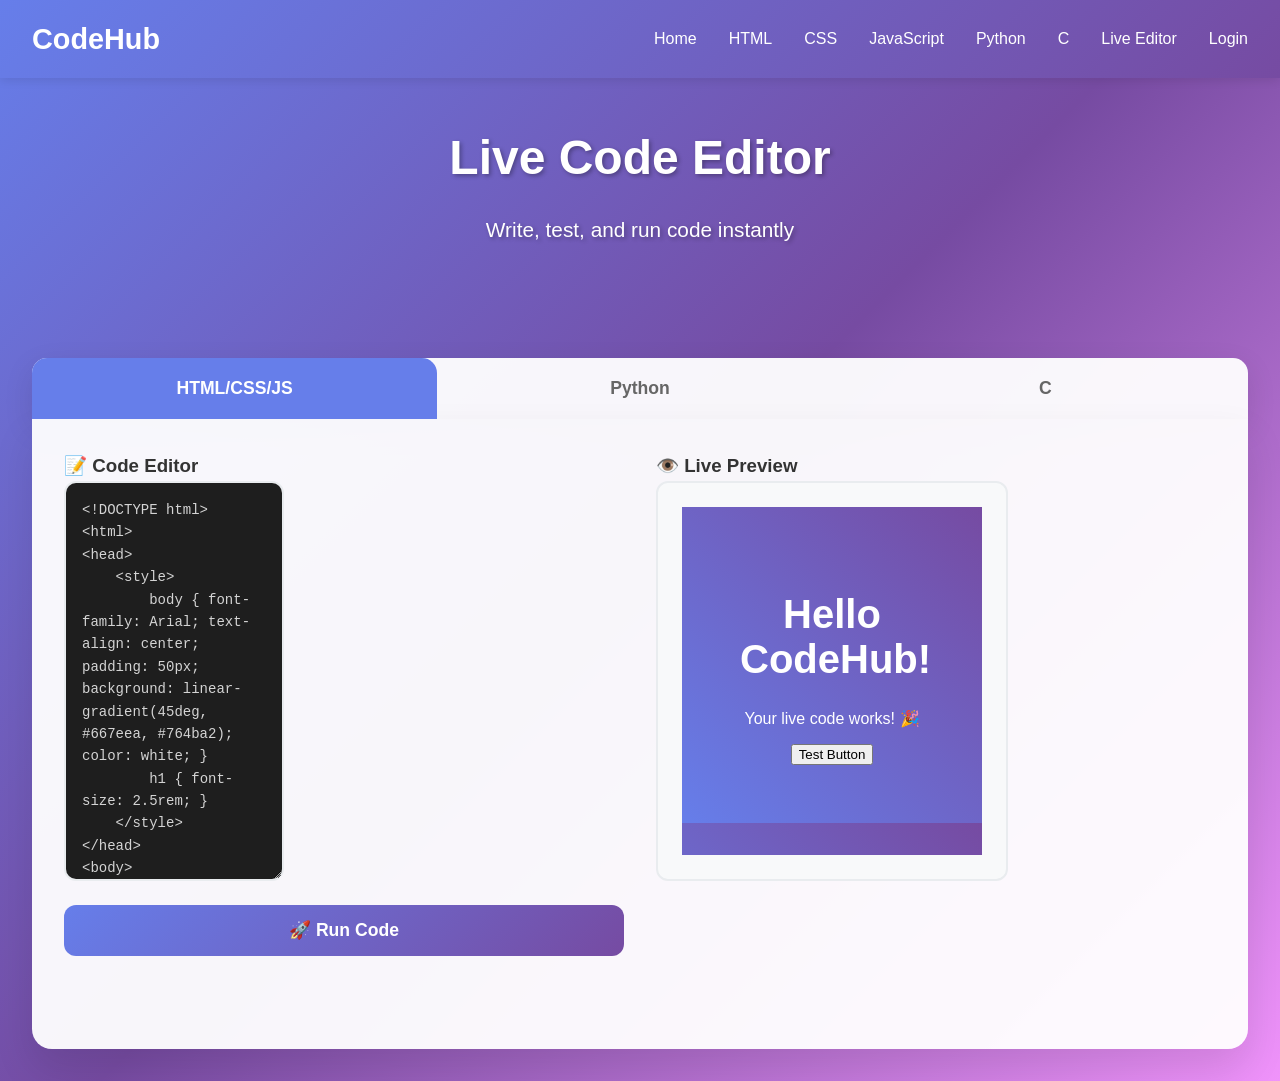
<file: codehub/live-editor.html>
<!DOCTYPE html>
<html lang="en">
<head>
    <meta charset="UTF-8">
    <meta name="viewport" content="width=device-width, initial-scale=1.0">
    <title>Live Editor - CodeHub</title>
    <link rel="stylesheet" href="style.css">
    <style>
        /* [KEEP ALL STYLES FROM PREVIOUS VERSION - SAME] */
        body {
            background: linear-gradient(135deg, #667eea, #764ba2, #f093fb) !important;
            min-height: 100vh;
            font-family: 'Segoe UI', Tahoma, Geneva, Verdana, sans-serif;
        }
        
        .editor-hero {
            padding: 120px 2rem 80px;
            text-align: center;
            color: white;
            text-shadow: 2px 2px 4px rgba(0,0,0,0.3);
        }
        
        .editor-hero h1 { font-size: 3rem; margin-bottom: 1rem; }
        .editor-hero p { font-size: 1.3rem; }
        
        .editor-container {
            max-width: 1400px;
            margin: 0 auto;
            padding: 2rem;
        }
        
        .editor-tabs {
            display: flex;
            background: rgba(255,255,255,0.95);
            border-radius: 15px 15px 0 0;
            padding: 0;
            margin-bottom: 0;
            box-shadow: 0 10px 30px rgba(0,0,0,0.1);
        }
        
        .tab-btn {
            flex: 1;
            padding: 20px;
            background: none;
            border: none;
            font-size: 1.1rem;
            font-weight: 600;
            color: #666;
            cursor: pointer;
            border-radius: 15px 15px 0 0;
            transition: all 0.3s ease;
        }
        
        .tab-btn.active {
            background: #667eea;
            color: white;
        }
        
        .tab-btn:hover { background: rgba(102,126,234,0.1); }
        .tab-btn.active:hover { background: #667eea; }
        
        .editor-content {
            background: rgba(255,255,255,0.95);
            border-radius: 0 0 20px 20px;
            padding: 2rem;
            box-shadow: 0 20px 40px rgba(0,0,0,0.1);
            min-height: 70vh;
        }
        
        .editor-grid {
            display: grid;
            grid-template-columns: 1fr 1fr;
            gap: 2rem;
            margin-bottom: 2rem;
        }
        
        .editor-area {
            border: 2px solid #e9ecef;
            border-radius: 12px;
            height: 400px;
            font-family: 'Courier New', monospace;
            font-size: 14px;
            padding: 1rem;
            resize: vertical;
            outline: none;
            transition: border-color 0.3s ease;
            background: #1e1e1e;
            color: #d4d4d4;
            line-height: 1.6;
        }
        
        .editor-area:focus {
            border-color: #667eea;
            box-shadow: 0 0 0 3px rgba(102,126,234,0.1);
        }
        
        .preview-area {
            background: white;
            border: 2px solid #e9ecef;
            border-radius: 12px;
            padding: 1.5rem;
            height: 400px;
            overflow: auto;
            font-family: 'Courier New', monospace;
            white-space: pre-wrap;
            background: #f8f9fa;
        }
        
        .run-btn {
            background: linear-gradient(135deg, #667eea, #764ba2);
            color: white;
            border: none;
            padding: 15px 30px;
            font-size: 1.1rem;
            font-weight: 600;
            border-radius: 12px;
            cursor: pointer;
            transition: transform 0.2s ease, box-shadow 0.2s ease;
            width: 100%;
            margin-top: 1rem;
        }
        
        .run-btn:hover {
            transform: translateY(-2px);
            box-shadow: 0 10px 25px rgba(102,126,234,0.4);
        }
        
        .external-link {
            background: #28a745;
            color: white;
            text-decoration: none;
            padding: 12px 24px;
            border-radius: 8px;
            display: inline-block;
            margin-top: 1rem;
            font-weight: 600;
        }
        
        .external-link:hover {
            background: #218838;
            color: white;
        }
        
        .hidden { display: none; }
        
        @media (max-width: 768px) {
            .editor-grid { grid-template-columns: 1fr; }
            .editor-tabs { flex-direction: column; }
            .tab-btn { border-radius: 0; }
            .tab-btn:first-child { border-radius: 15px 15px 0 0; }
        }
    </style>
</head>
<body>
    <!-- Navbar -->
    <nav class="navbar">
        <div class="nav-brand">CodeHub</div>
        <ul class="nav-links">
            <li><a href="index.html" class="nav-link">Home</a></li>
            <li><a href="html-course.html" class="nav-link">HTML</a></li>
            <li><a href="css-course.html" class="nav-link">CSS</a></li>
            <li><a href="js-course.html" class="nav-link">JavaScript</a></li>
            <li><a href="python-course.html" class="nav-link">Python</a></li>
            <li><a href="c-course.html" class="nav-link">C</a></li>
            <li><a href="live-editor.html" class="nav-link active">Live Editor</a></li>
            <li><a href="#" onclick="showLogin()">Login</a></li>
        </ul>
    </nav>

    <!-- Hero -->
    <div class="editor-hero">
        <h1>Live Code Editor</h1>
        <p>Write, test, and run code instantly</p>
    </div>

    <div class="editor-container">
        <!-- Editor Tabs -->
        <div class="editor-tabs">
            <button class="tab-btn active" onclick="switchTab('html-js')">HTML/CSS/JS</button>
            <button class="tab-btn" onclick="switchTab('python')">Python</button>
            <button class="tab-btn" onclick="switchTab('c')">C</button>
        </div>

        <!-- HTML/CSS/JS Editor - FIXED -->
        <div id="html-js-tab" class="editor-content">
            <div class="editor-grid">
                <div>
                    <h3>📝 Code Editor</h3>
                    <textarea id="code-editor" class="editor-area" placeholder="Write your HTML/CSS/JS here...">
<!DOCTYPE html>
<html>
<head>
    <style>
        body { font-family: Arial; text-align: center; padding: 50px; background: linear-gradient(45deg, #667eea, #764ba2); color: white; }
        h1 { font-size: 2.5rem; }
    </style>
</head>
<body>
    <h1>Hello CodeHub!</h1>
    <p>Your live code works! 🎉</p>
    <button onclick="alert('Live editor works!')">Test Button</button>
</body>
</html>
                    </textarea>
                    <button class="run-btn" onclick="runHtmlCode()">🚀 Run Code</button>
                </div>
                <div>
                    <h3>👁️ Live Preview</h3>
                    <iframe id="preview-frame" class="preview-area" sandbox="allow-scripts allow-same-origin"></iframe>
                </div>
            </div>
        </div>

        <!-- Python Editor - FIXED LINKS -->
        <div id="python-tab" class="editor-content hidden">
            <h3>🐍 Python Playground</h3>
            <p>Professional Python execution with input/output support:</p>
            <a href="https://onecompiler.com/python" target="_blank" class="external-link">
                🎯 Open Python Editor
            </a>
            <div style="margin-top: 2rem; padding: 1.5rem; background: #f8f9fa; border-radius: 12px;">
                <h4>Quick Test:</h4>
                <pre style="background: #1e1e1e; color: #d4d4d4; padding: 1rem; border-radius: 8px; overflow-x: auto;">
print("Hello Python!")
name = input("Enter name: ")
print(f"Hi {name}! Welcome to CodeHub")</pre>
            </div>
        </div>

        <!-- C Editor - FIXED LINKS -->
        <div id="c-tab" class="editor-content hidden">
            <h3>⚡ C Compiler</h3>
            <p>Professional C compilation with full stdio support:</p>
            <a href="https://onecompiler.com/csharp" target="_blank" class="external-link">
                🎯 Open C Compiler
            </a>
            <div style="margin-top: 2rem; padding: 1.5rem; background: #f8f9fa; border-radius: 12px;">
                <h4>Quick Test:</h4>
                <pre style="background: #1e1e1e; color: #d4d4d4; padding: 1rem; border-radius: 8px; overflow-x: auto;">
#include &lt;stdio.h&gt;
int main() {
    printf("Hello C!
");
    int age;
    printf("Enter age: ");
    scanf("%d", &age);
    printf("You are %d years old
", age);
    return 0;
}</pre>
            </div>
        </div>
    </div>

    <script>
        // FIXED: Tab switching function
        function switchTab(tab) {
            // Hide all tabs
            document.querySelectorAll('.editor-content').forEach(el => el.classList.add('hidden'));
            document.querySelectorAll('.tab-btn').forEach(el => el.classList.remove('active'));
            
            // Show selected tab
            document.getElementById(tab + '-tab').classList.remove('hidden');
            event.target.classList.add('active');
            
            // Auto-run HTML preview on tab switch
            if(tab === 'html-js') {
                runHtmlCode();
            }
        }

        // FIXED: HTML preview function
        function runHtmlCode() {
            const code = document.getElementById('code-editor').value;
            const preview = document.getElementById('preview-frame');
            
            preview.srcdoc = code;  // Direct assignment - no regex needed!
        }

        // Auto-run on load
        window.onload = function() {
            runHtmlCode();
        }

        // Live preview while typing (debounced)
        let timeout;
        document.getElementById('code-editor').addEventListener('input', function() {
            clearTimeout(timeout);
            timeout = setTimeout(runHtmlCode, 500);
        });
    </script>

    <!-- Modals -->
    <div id="loginModal" class="modal">
        <div class="modal-content">
            <span class="close" onclick="closeLogin()">&times;</span>
            <h2>Login</h2>
            <form id="loginForm">
                <input type="text" id="loginEmailPhone" placeholder="Email/Phone/Username" required>
                <input type="password" id="loginPassword" placeholder="Password" required>
                <button type="submit">Login</button>
            </form>
        </div>
    </div>

    <div id="registerModal" class="modal">
        <div class="modal-content">
            <span class="close" onclick="closeRegister()">&times;</span>
            <h2>Register</h2>
            <form id="registerForm">
                <input type="text" name="fullName" placeholder="Full Name *" required>
                <input type="email" name="email" placeholder="Email *" required>
                <input type="tel" name="phone" placeholder="Phone Number *" required>
                <input type="text" name="username" placeholder="Username *" required>
                <input type="password" id="regPassword" placeholder="Password (6+ chars) *" required minlength="6">
                <input type="password" id="regConfirmPassword" placeholder="Confirm Password *" required>
                <button type="submit">Create Account</button>
            </form>
        </div>
    </div>

    <script src="script.js"></script>
</body>
</html>
</file>
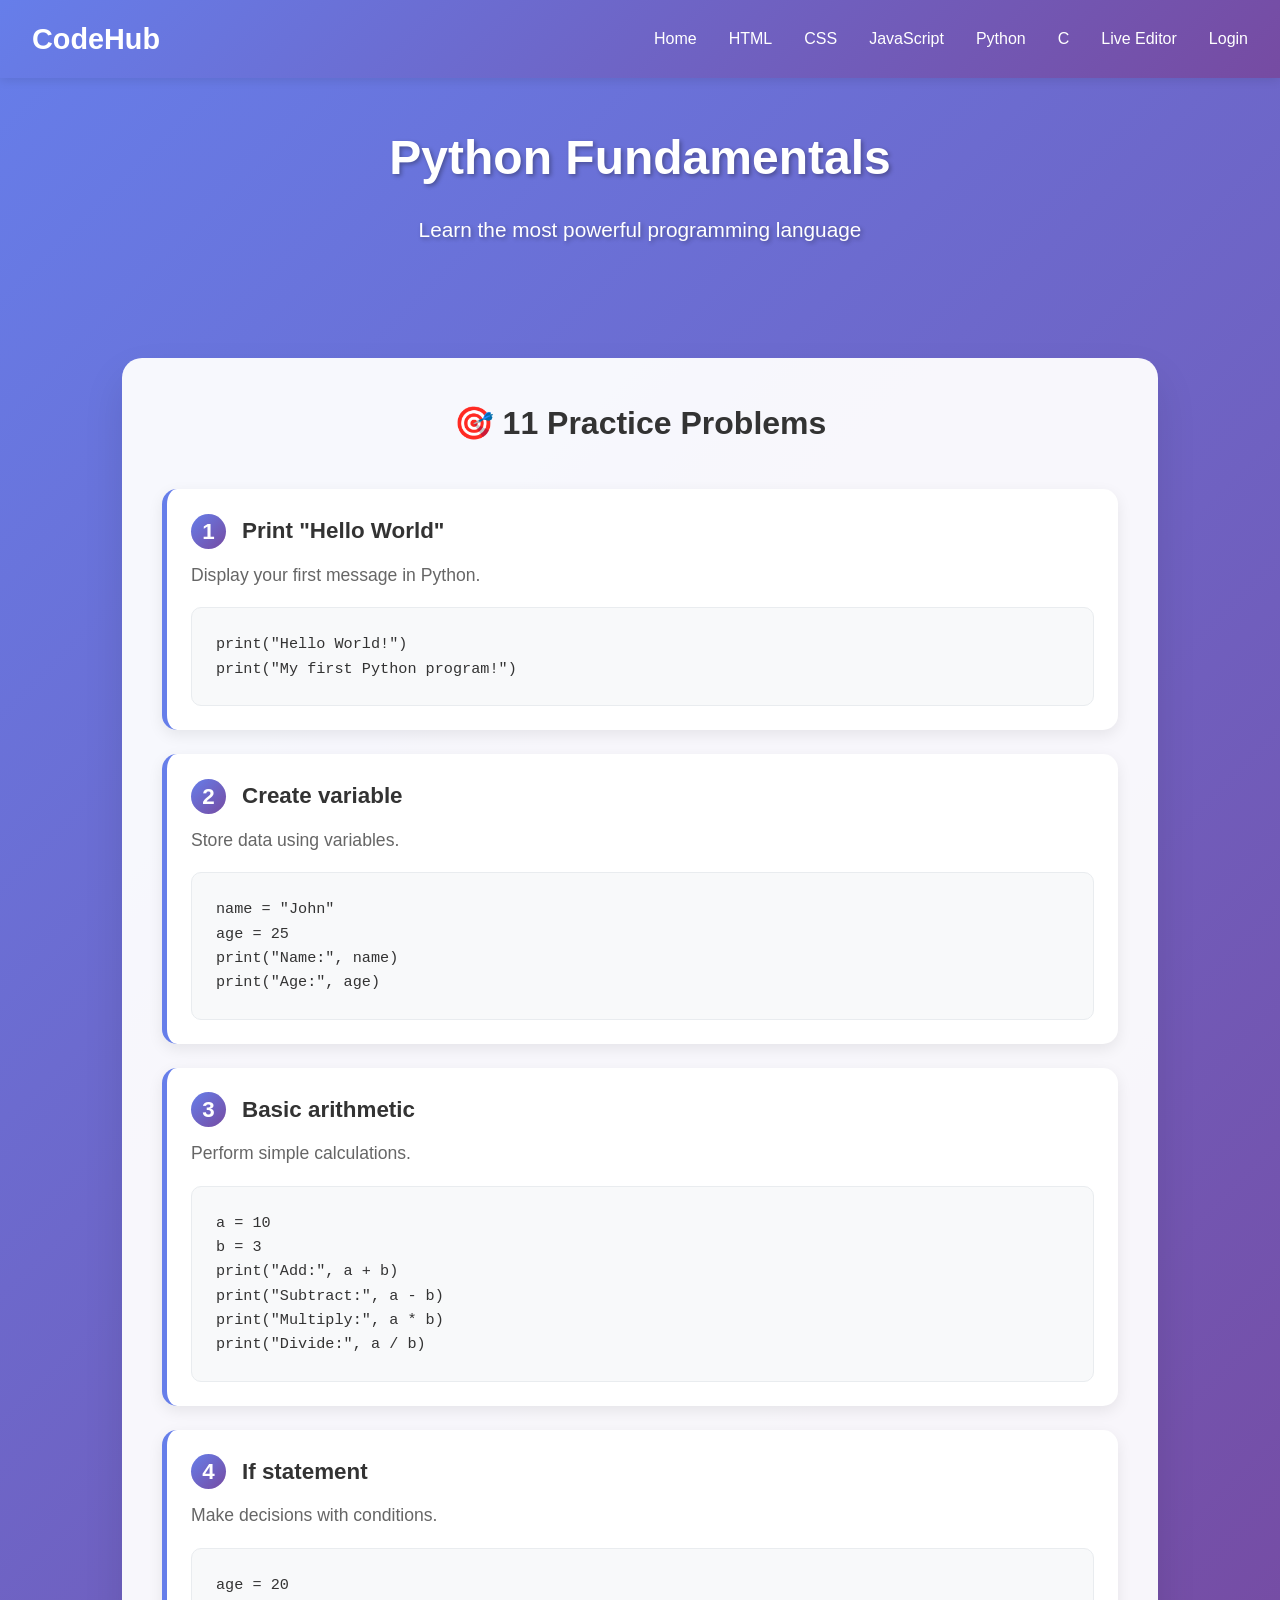
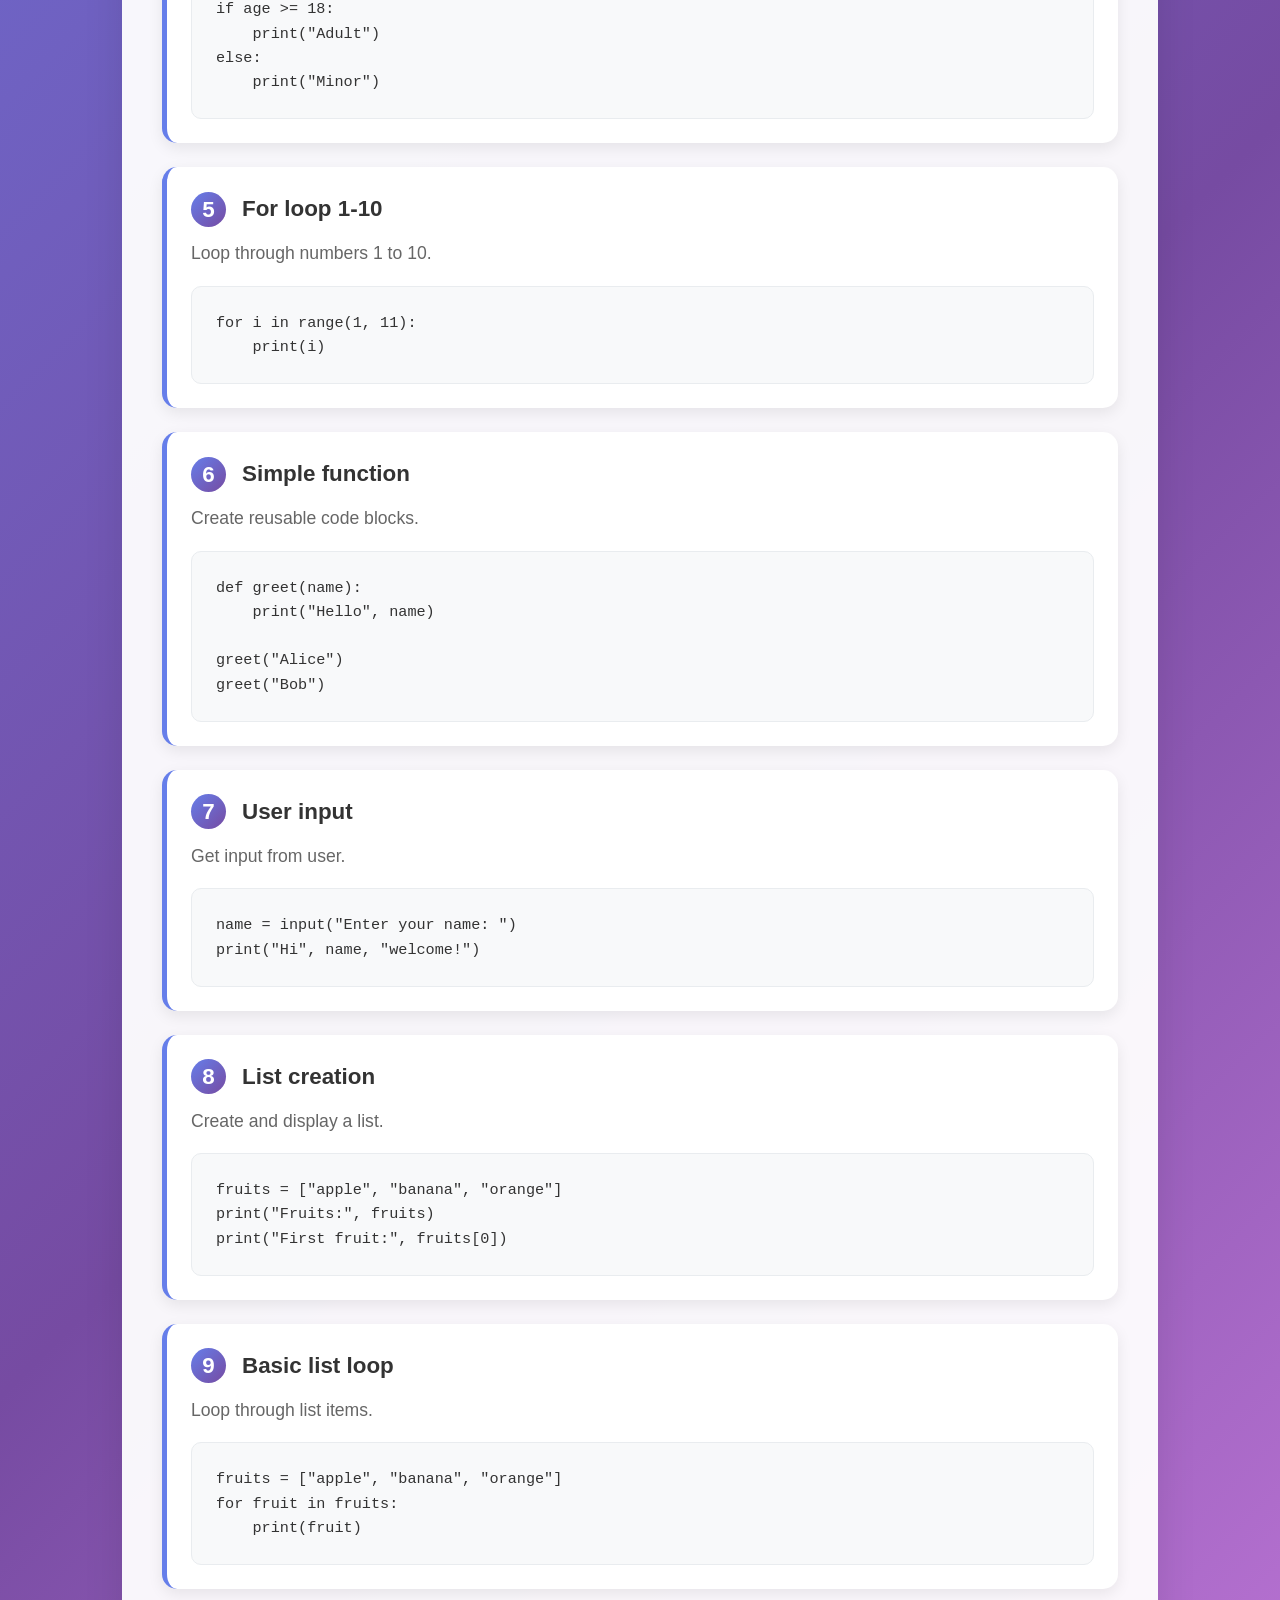
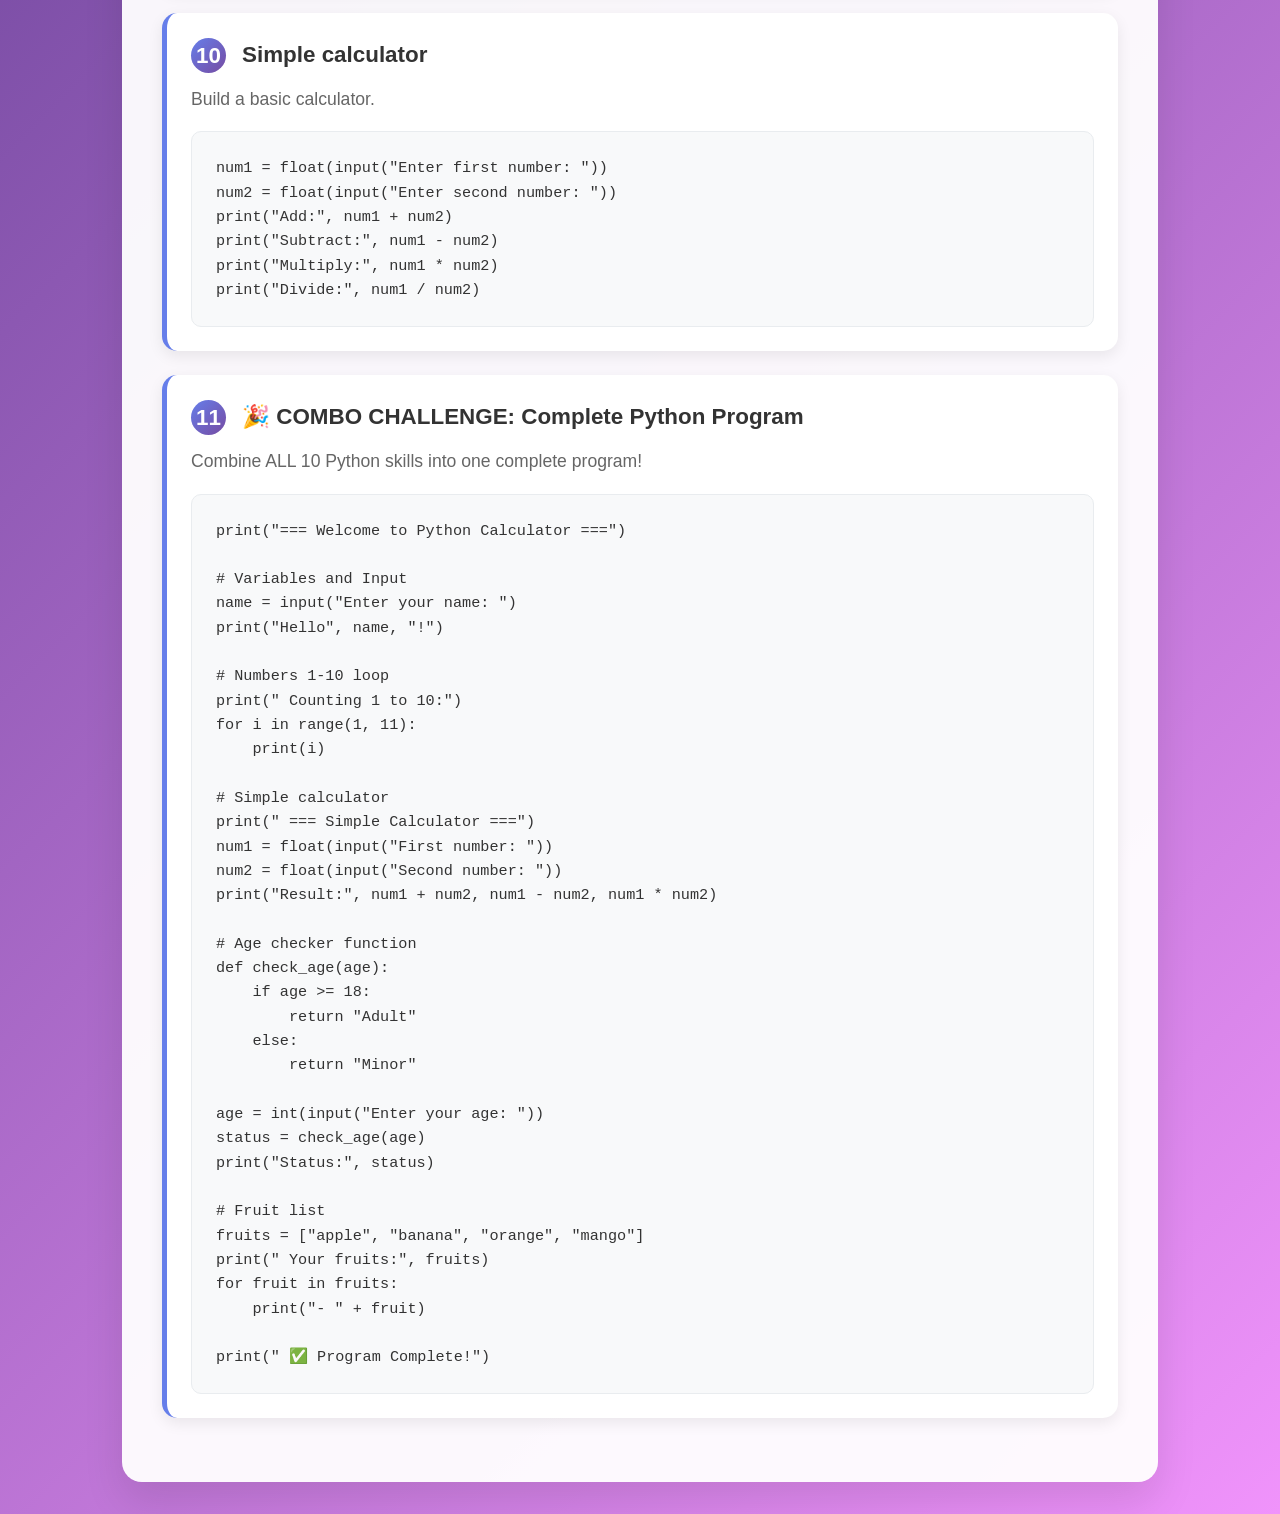
<file: codehub/python-course.html>
<!DOCTYPE html>
<html lang="en">
<head>
    <meta charset="UTF-8">
    <meta name="viewport" content="width=device-width, initial-scale=1.0">
    <title>Python Course - CodeHub</title>
    <link rel="stylesheet" href="style.css">
    <style>
        body {
            background: linear-gradient(135deg, #667eea, #764ba2, #f093fb) !important;
            min-height: 100vh;
        }
        
        .course-hero {
            padding: 120px 2rem 80px;
            text-align: center;
            color: white;
            text-shadow: 2px 2px 4px rgba(0,0,0,0.3);
        }
        
        .course-hero h1 { font-size: 3rem; margin-bottom: 1rem; }
        .course-hero p { font-size: 1.3rem; }
        
        .course-content {
            max-width: 1100px;
            margin: 0 auto;
            padding: 2rem;
        }
        
        .problems-list {
            background: rgba(255,255,255,0.95);
            border-radius: 20px;
            padding: 2.5rem;
            box-shadow: 0 20px 40px rgba(0,0,0,0.1);
        }
        
        .problems-list h2 {
            text-align: center;
            color: #333;
            margin-bottom: 2.5rem;
            font-size: 2rem;
        }
        
        .problem-item {
            background: white;
            margin-bottom: 1.5rem;
            padding: 1.5rem;
            border-radius: 15px;
            border-left: 5px solid #667eea;
            box-shadow: 0 5px 15px rgba(0,0,0,0.08);
        }
        
        .problem-number {
            display: inline-block;
            background: linear-gradient(135deg, #667eea, #764ba2);
            color: white;
            width: 35px;
            height: 35px;
            border-radius: 50%;
            text-align: center;
            line-height: 35px;
            font-weight: bold;
            margin-right: 1rem;
        }
        
        .problem-title {
            font-size: 1.4rem;
            font-weight: 600;
            color: #333;
            margin-bottom: 0.8rem;
            display: flex;
            align-items: center;
        }
        
        .problem-description {
            color: #666;
            font-size: 1.1rem;
            margin-bottom: 1.2rem;
            line-height: 1.5;
        }
        
        .problem-code {
            background: #f8f9fa;
            border: 1px solid #e9ecef;
            border-radius: 10px;
            padding: 1.5rem;
            font-family: 'Courier New', monospace;
            font-size: 0.95rem;
            line-height: 1.6;
            overflow-x: auto;
        }
    </style>
</head>
<body>
    <!-- Navbar -->
    <nav class="navbar">
        <div class="nav-brand">CodeHub</div>
        <ul class="nav-links">
            <li><a href="index.html" class="nav-link">Home</a></li>
            <li><a href="html-course.html" class="nav-link">HTML</a></li>
            <li><a href="css-course.html" class="nav-link">CSS</a></li>
            <li><a href="js-course.html" class="nav-link">JavaScript</a></li>
            <li><a href="python-course.html" class="nav-link active">Python</a></li>
            <li><a href="c-course.html" class="nav-link">C</a></li>
            <li><a href="live-editor.html" class="nav-link">Live Editor</a></li>
            <li><a href="#" onclick="showLogin()">Login</a></li>
        </ul>
    </nav>

    <!-- Hero -->
    <div class="course-hero">
        <h1>Python Fundamentals</h1>
        <p>Learn the most powerful programming language</p>
    </div>

    <!-- 11 Problems with Code -->
    <div class="course-content">
        <div class="problems-list">
            <h2>🎯 11 Practice Problems</h2>
            
            <!-- Problem 1 -->
            <div class="problem-item">
                <div class="problem-title">
                    <span class="problem-number">1</span>
                    Print "Hello World"
                </div>
                <div class="problem-description">
                    Display your first message in Python.
                </div>
                <div class="problem-code">
print("Hello World!")<br>
print("My first Python program!")
                </div>
            </div>

            <!-- Problem 2 -->
            <div class="problem-item">
                <div class="problem-title">
                    <span class="problem-number">2</span>
                    Create variable
                </div>
                <div class="problem-description">
                    Store data using variables.
                </div>
                <div class="problem-code">
name = "John"<br>
age = 25<br>
print("Name:", name)<br>
print("Age:", age)
                </div>
            </div>

            <!-- Problem 3 -->
            <div class="problem-item">
                <div class="problem-title">
                    <span class="problem-number">3</span>
                    Basic arithmetic
                </div>
                <div class="problem-description">
                    Perform simple calculations.
                </div>
                <div class="problem-code">
a = 10<br>
b = 3<br>
print("Add:", a + b)<br>
print("Subtract:", a - b)<br>
print("Multiply:", a * b)<br>
print("Divide:", a / b)
                </div>
            </div>

            <!-- Problem 4 -->
            <div class="problem-item">
                <div class="problem-title">
                    <span class="problem-number">4</span>
                    If statement
                </div>
                <div class="problem-description">
                    Make decisions with conditions.
                </div>
                <div class="problem-code">
age = 20<br>
if age >= 18:<br>
&nbsp;&nbsp;&nbsp;&nbsp;print("Adult")<br>
else:<br>
&nbsp;&nbsp;&nbsp;&nbsp;print("Minor")
                </div>
            </div>

            <!-- Problem 5 -->
            <div class="problem-item">
                <div class="problem-title">
                    <span class="problem-number">5</span>
                    For loop 1-10
                </div>
                <div class="problem-description">
                    Loop through numbers 1 to 10.
                </div>
                <div class="problem-code">
for i in range(1, 11):<br>
&nbsp;&nbsp;&nbsp;&nbsp;print(i)
                </div>
            </div>

            <!-- Problem 6 -->
            <div class="problem-item">
                <div class="problem-title">
                    <span class="problem-number">6</span>
                    Simple function
                </div>
                <div class="problem-description">
                    Create reusable code blocks.
                </div>
                <div class="problem-code">
def greet(name):<br>
&nbsp;&nbsp;&nbsp;&nbsp;print("Hello", name)<br>
<br>
greet("Alice")<br>
greet("Bob")
                </div>
            </div>

            <!-- Problem 7 -->
            <div class="problem-item">
                <div class="problem-title">
                    <span class="problem-number">7</span>
                    User input
                </div>
                <div class="problem-description">
                    Get input from user.
                </div>
                <div class="problem-code">
name = input("Enter your name: ")<br>
print("Hi", name, "welcome!")
                </div>
            </div>

            <!-- Problem 8 -->
            <div class="problem-item">
                <div class="problem-title">
                    <span class="problem-number">8</span>
                    List creation
                </div>
                <div class="problem-description">
                    Create and display a list.
                </div>
                <div class="problem-code">
fruits = ["apple", "banana", "orange"]<br>
print("Fruits:", fruits)<br>
print("First fruit:", fruits[0])
                </div>
            </div>

            <!-- Problem 9 -->
            <div class="problem-item">
                <div class="problem-title">
                    <span class="problem-number">9</span>
                    Basic list loop
                </div>
                <div class="problem-description">
                    Loop through list items.
                </div>
                <div class="problem-code">
fruits = ["apple", "banana", "orange"]<br>
for fruit in fruits:<br>
&nbsp;&nbsp;&nbsp;&nbsp;print(fruit)
                </div>
            </div>

            <!-- Problem 10 -->
            <div class="problem-item">
                <div class="problem-title">
                    <span class="problem-number">10</span>
                    Simple calculator
                </div>
                <div class="problem-description">
                    Build a basic calculator.
                </div>
                <div class="problem-code">
num1 = float(input("Enter first number: "))<br>
num2 = float(input("Enter second number: "))<br>
print("Add:", num1 + num2)<br>
print("Subtract:", num1 - num2)<br>
print("Multiply:", num1 * num2)<br>
print("Divide:", num1 / num2)
                </div>
            </div>

            <!-- Problem 11 - COMBO -->
            <div class="problem-item">
                <div class="problem-title">
                    <span class="problem-number">11</span>
                    <strong>🎉 COMBO CHALLENGE: Complete Python Program</strong>
                </div>
                <div class="problem-description">
                    Combine ALL 10 Python skills into one complete program!
                </div>
                <div class="problem-code">
print("=== Welcome to Python Calculator ===")<br>
<br>
# Variables and Input<br>
name = input("Enter your name: ")<br>
print("Hello", name, "!")<br>
<br>
# Numbers 1-10 loop<br>
print("
Counting 1 to 10:")<br>
for i in range(1, 11):<br>
&nbsp;&nbsp;&nbsp;&nbsp;print(i)<br>
<br>
# Simple calculator<br>
print("
=== Simple Calculator ===")<br>
num1 = float(input("First number: "))<br>
num2 = float(input("Second number: "))<br>
print("Result:", num1 + num2, num1 - num2, num1 * num2)<br>
<br>
# Age checker function<br>
def check_age(age):<br>
&nbsp;&nbsp;&nbsp;&nbsp;if age >= 18:<br>
&nbsp;&nbsp;&nbsp;&nbsp;&nbsp;&nbsp;&nbsp;&nbsp;return "Adult"<br>
&nbsp;&nbsp;&nbsp;&nbsp;else:<br>
&nbsp;&nbsp;&nbsp;&nbsp;&nbsp;&nbsp;&nbsp;&nbsp;return "Minor"<br>
<br>
age = int(input("Enter your age: "))<br>
status = check_age(age)<br>
print("Status:", status)<br>
<br>
# Fruit list<br>
fruits = ["apple", "banana", "orange", "mango"]<br>
print("
Your fruits:", fruits)<br>
for fruit in fruits:<br>
&nbsp;&nbsp;&nbsp;&nbsp;print("- " + fruit)<br>
<br>
print("
✅ Program Complete!")
                </div>
            </div>
        </div>
    </div>

    <!-- Modals -->
    <div id="loginModal" class="modal">
        <div class="modal-content">
            <span class="close" onclick="closeLogin()">&times;</span>
            <h2>Login</h2>
            <form id="loginForm">
                <input type="text" id="loginEmailPhone" placeholder="Email/Phone/Username" required>
                <input type="password" id="loginPassword" placeholder="Password" required>
                <button type="submit">Login</button>
            </form>
        </div>
    </div>

    <div id="registerModal" class="modal">
        <div class="modal-content">
            <span class="close" onclick="closeRegister()">&times;</span>
            <h2>Register</h2>
            <form id="registerForm">
                <input type="text" name="fullName" placeholder="Full Name *" required>
                <input type="email" name="email" placeholder="Email *" required>
                <input type="tel" name="phone" placeholder="Phone Number *" required>
                <input type="text" name="username" placeholder="Username *" required>
                <input type="password" id="regPassword" placeholder="Password (6+ chars) *" required minlength="6">
                <input type="password" id="regConfirmPassword" placeholder="Confirm Password *" required>
                <button type="submit">Create Account</button>
            </form>
        </div>
    </div>

    <script src="script.js"></script>
</body>
</html>
</file>
<file: style.css>
* {
    margin: 0;
    padding: 0;
    box-sizing: border-box;
}

body {
    font-family: 'Arial', sans-serif;
    line-height: 1.6;
    color: #333;
}

.navbar {
    background: linear-gradient(135deg, #667eea 0%, #764ba2 100%);
    padding: 1rem 2rem;
    display: flex;
    justify-content: space-between;
    align-items: center;
    box-shadow: 0 2px 10px rgba(0,0,0,0.1);
    position: fixed;
    top: 0;
    width: 100%;
    z-index: 1000;
}

.nav-brand {
    font-size: 1.8rem;
    font-weight: bold;
    color: white;
}

.nav-links {
    display: flex;
    list-style: none;
    gap: 2rem;
}

.nav-link, .nav-links a {
    color: white;
    text-decoration: none;
    font-weight: 500;
    transition: color 0.3s;
}

.nav-link:hover, .nav-links a:hover {
    color: #ffd700;
}

.hero {
    background: linear-gradient(135deg, #f093fb 0%, #f5576c 100%);
    padding: 150px 2rem 100px;
    text-align: center;
    color: white;
}

.hero h1 {
    font-size: 3rem;
    margin-bottom: 1rem;
}

.hero p {
    font-size: 1.2rem;
}

.courses-container {
    padding: 4rem 2rem;
    max-width: 1200px;
    margin: 0 auto;
}

.courses-container h2 {
    text-align: center;
    font-size: 2.5rem;
    margin-bottom: 3rem;
    color: #333;
}

.courses-grid {
    display: grid;
    grid-template-columns: repeat(auto-fit, minmax(300px, 1fr));
    gap: 2rem;
}

.course-card {
    background: white;
    border-radius: 15px;
    overflow: hidden;
    box-shadow: 0 10px 30px rgba(0,0,0,0.1);
    transition: transform 0.3s, box-shadow 0.3s;
    text-decoration: none;
    color: inherit;
}

.course-card:hover {
    transform: translateY(-10px);
    box-shadow: 0 20px 40px rgba(0,0,0,0.2);
}

.course-card img {
    width: 100%;
    height: 200px;
    object-fit: cover;
}

.course-card h3 {
    padding: 1.5rem;
    font-size: 1.5rem;
    text-align: center;
}

/* Modal Styles */
.modal {
    display: none;
    position: fixed;
    top: 0;
    left: 0;
    width: 100%;
    height: 100%;
    background: rgba(0,0,0,0.5);
    z-index: 2000;
}

.modal-content {
    background: white;
    margin: 10% auto;
    padding: 2rem;
    width: 90%;
    max-width: 400px;
    border-radius: 15px;
    position: relative;
}

.close {
    position: absolute;
    right: 1rem;
    top: 1rem;
    font-size: 2rem;
    cursor: pointer;
    color: #666;
}

.modal-content h2 {
    margin-bottom: 1.5rem;
    text-align: center;
    color: #333;
}

.modal-content form {
    display: flex;
    flex-direction: column;
    gap: 1rem;
}

.modal-content input {
    padding: 1rem;
    border: 2px solid #ddd;
    border-radius: 8px;
    font-size: 1rem;
}

.modal-content input:focus {
    outline: none;
    border-color: #667eea;
}

.modal-content button {
    background: linear-gradient(135deg, #667eea 0%, #764ba2 100%);
    color: white;
    padding: 1rem;
    border: none;
    border-radius: 8px;
    font-size: 1.1rem;
    cursor: pointer;
    transition: transform 0.3s;
}

.modal-content button:hover {
    transform: translateY(-2px);
}

.forgot-password, .modal-content a {
    color: #667eea;
    text-decoration: none;
    text-align: center;
    display: block;
    margin: 0.5rem 0;
}

#loginMessage {
    background: #fff3cd;
    color: #856404;
    padding: 1rem;
    border-radius: 8px;
    text-align: center;
    margin-bottom: 1rem;
}

/* Responsive */
@media (max-width: 768px) {
    .nav-links {
        flex-direction: column;
        gap: 1rem;
    }
    
    .hero h1 {
        font-size: 2rem;
    }
}
</file>
<file: codehub/style.css>
* {
    margin: 0;
    padding: 0;
    box-sizing: border-box;
}

body {
    font-family: 'Arial', sans-serif;
    line-height: 1.6;
    color: #333;
}

.navbar {
    background: linear-gradient(135deg, #667eea 0%, #764ba2 100%);
    padding: 1rem 2rem;
    display: flex;
    justify-content: space-between;
    align-items: center;
    box-shadow: 0 2px 10px rgba(0,0,0,0.1);
    position: fixed;
    top: 0;
    width: 100%;
    z-index: 1000;
}

.nav-brand {
    font-size: 1.8rem;
    font-weight: bold;
    color: white;
}

.nav-links {
    display: flex;
    list-style: none;
    gap: 2rem;
}

.nav-link, .nav-links a {
    color: white;
    text-decoration: none;
    font-weight: 500;
    transition: color 0.3s;
}

.nav-link:hover, .nav-links a:hover {
    color: #ffd700;
}

.hero {
    background: linear-gradient(135deg, #f093fb 0%, #f5576c 100%);
    padding: 150px 2rem 100px;
    text-align: center;
    color: white;
}

.hero h1 {
    font-size: 3rem;
    margin-bottom: 1rem;
}

.hero p {
    font-size: 1.2rem;
}

.courses-container {
    padding: 4rem 2rem;
    max-width: 1200px;
    margin: 0 auto;
}

.courses-container h2 {
    text-align: center;
    font-size: 2.5rem;
    margin-bottom: 3rem;
    color: #333;
}

.courses-grid {
    display: grid;
    grid-template-columns: repeat(auto-fit, minmax(300px, 1fr));
    gap: 2rem;
}

.course-card {
    background: white;
    border-radius: 15px;
    overflow: hidden;
    box-shadow: 0 10px 30px rgba(0,0,0,0.1);
    transition: transform 0.3s, box-shadow 0.3s;
    text-decoration: none;
    color: inherit;
}

.course-card:hover {
    transform: translateY(-10px);
    box-shadow: 0 20px 40px rgba(0,0,0,0.2);
}

.course-card img {
    width: 100%;
    height: 200px;
    object-fit: cover;
}

.course-card h3 {
    padding: 1.5rem;
    font-size: 1.5rem;
    text-align: center;
}

/* Modal Styles */
.modal {
    display: none;
    position: fixed;
    top: 0;
    left: 0;
    width: 100%;
    height: 100%;
    background: rgba(0,0,0,0.5);
    z-index: 2000;
}

.modal-content {
    background: white;
    margin: 10% auto;
    padding: 2rem;
    width: 90%;
    max-width: 400px;
    border-radius: 15px;
    position: relative;
}

.close {
    position: absolute;
    right: 1rem;
    top: 1rem;
    font-size: 2rem;
    cursor: pointer;
    color: #666;
}

.modal-content h2 {
    margin-bottom: 1.5rem;
    text-align: center;
    color: #333;
}

.modal-content form {
    display: flex;
    flex-direction: column;
    gap: 1rem;
}

.modal-content input {
    padding: 1rem;
    border: 2px solid #ddd;
    border-radius: 8px;
    font-size: 1rem;
}

.modal-content input:focus {
    outline: none;
    border-color: #667eea;
}

.modal-content button {
    background: linear-gradient(135deg, #667eea 0%, #764ba2 100%);
    color: white;
    padding: 1rem;
    border: none;
    border-radius: 8px;
    font-size: 1.1rem;
    cursor: pointer;
    transition: transform 0.3s;
}

.modal-content button:hover {
    transform: translateY(-2px);
}

.forgot-password, .modal-content a {
    color: #667eea;
    text-decoration: none;
    text-align: center;
    display: block;
    margin: 0.5rem 0;
}

#loginMessage {
    background: #fff3cd;
    color: #856404;
    padding: 1rem;
    border-radius: 8px;
    text-align: center;
    margin-bottom: 1rem;
}

/* Responsive */
@media (max-width: 768px) {
    .nav-links {
        flex-direction: column;
        gap: 1rem;
    }
    
    .hero h1 {
        font-size: 2rem;
    }
}
</file>
